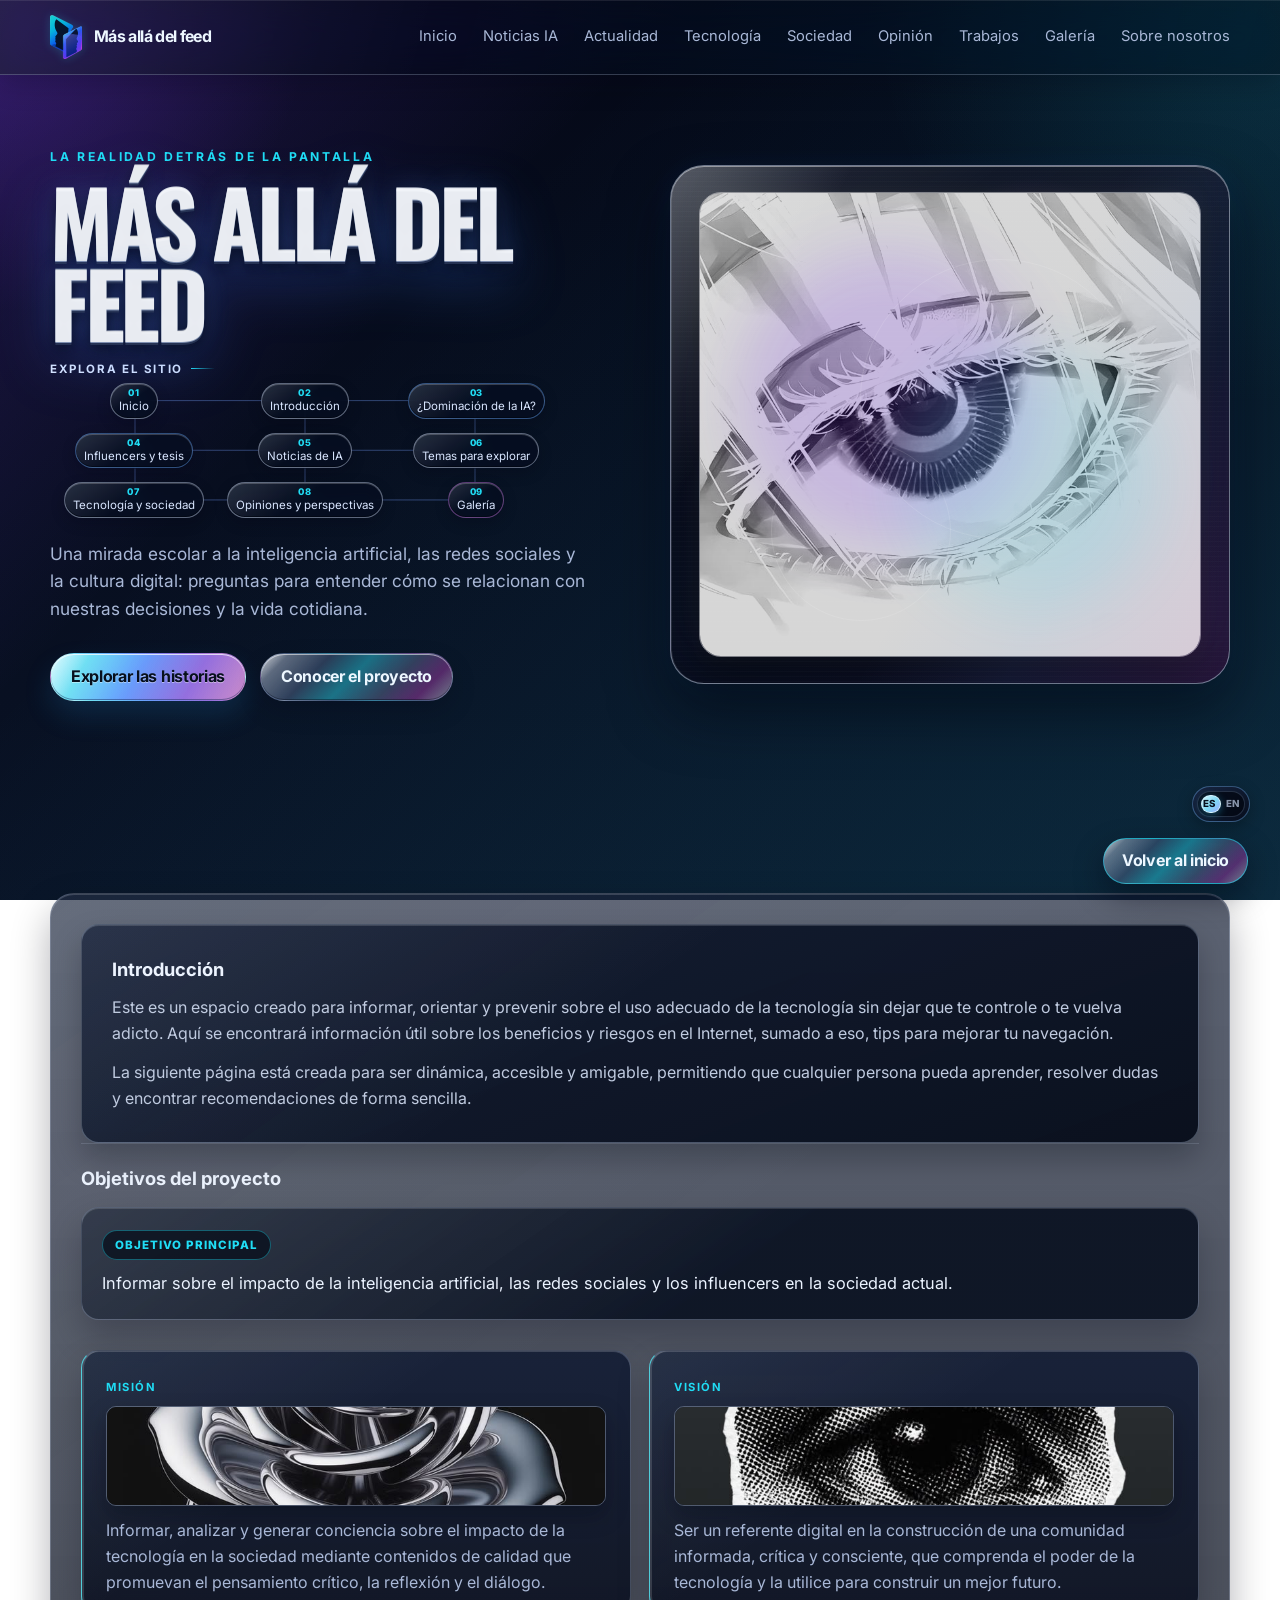
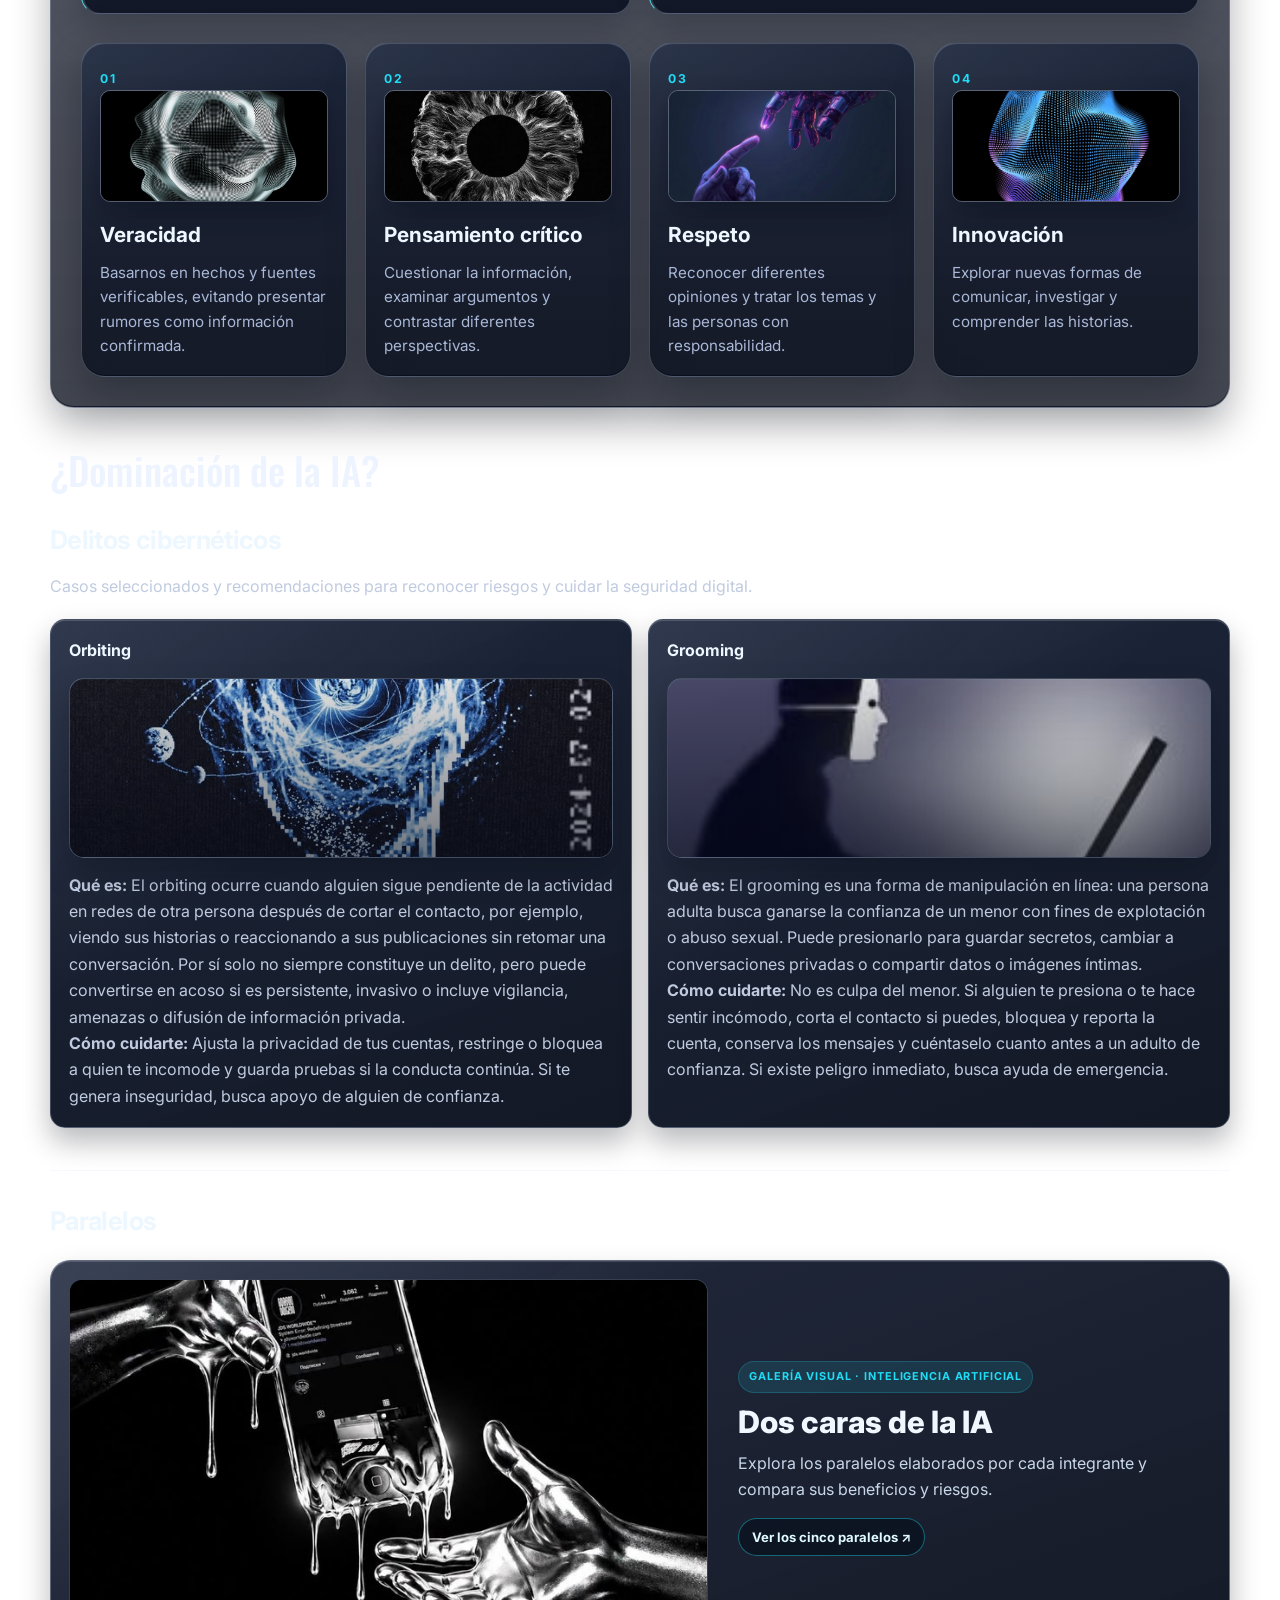
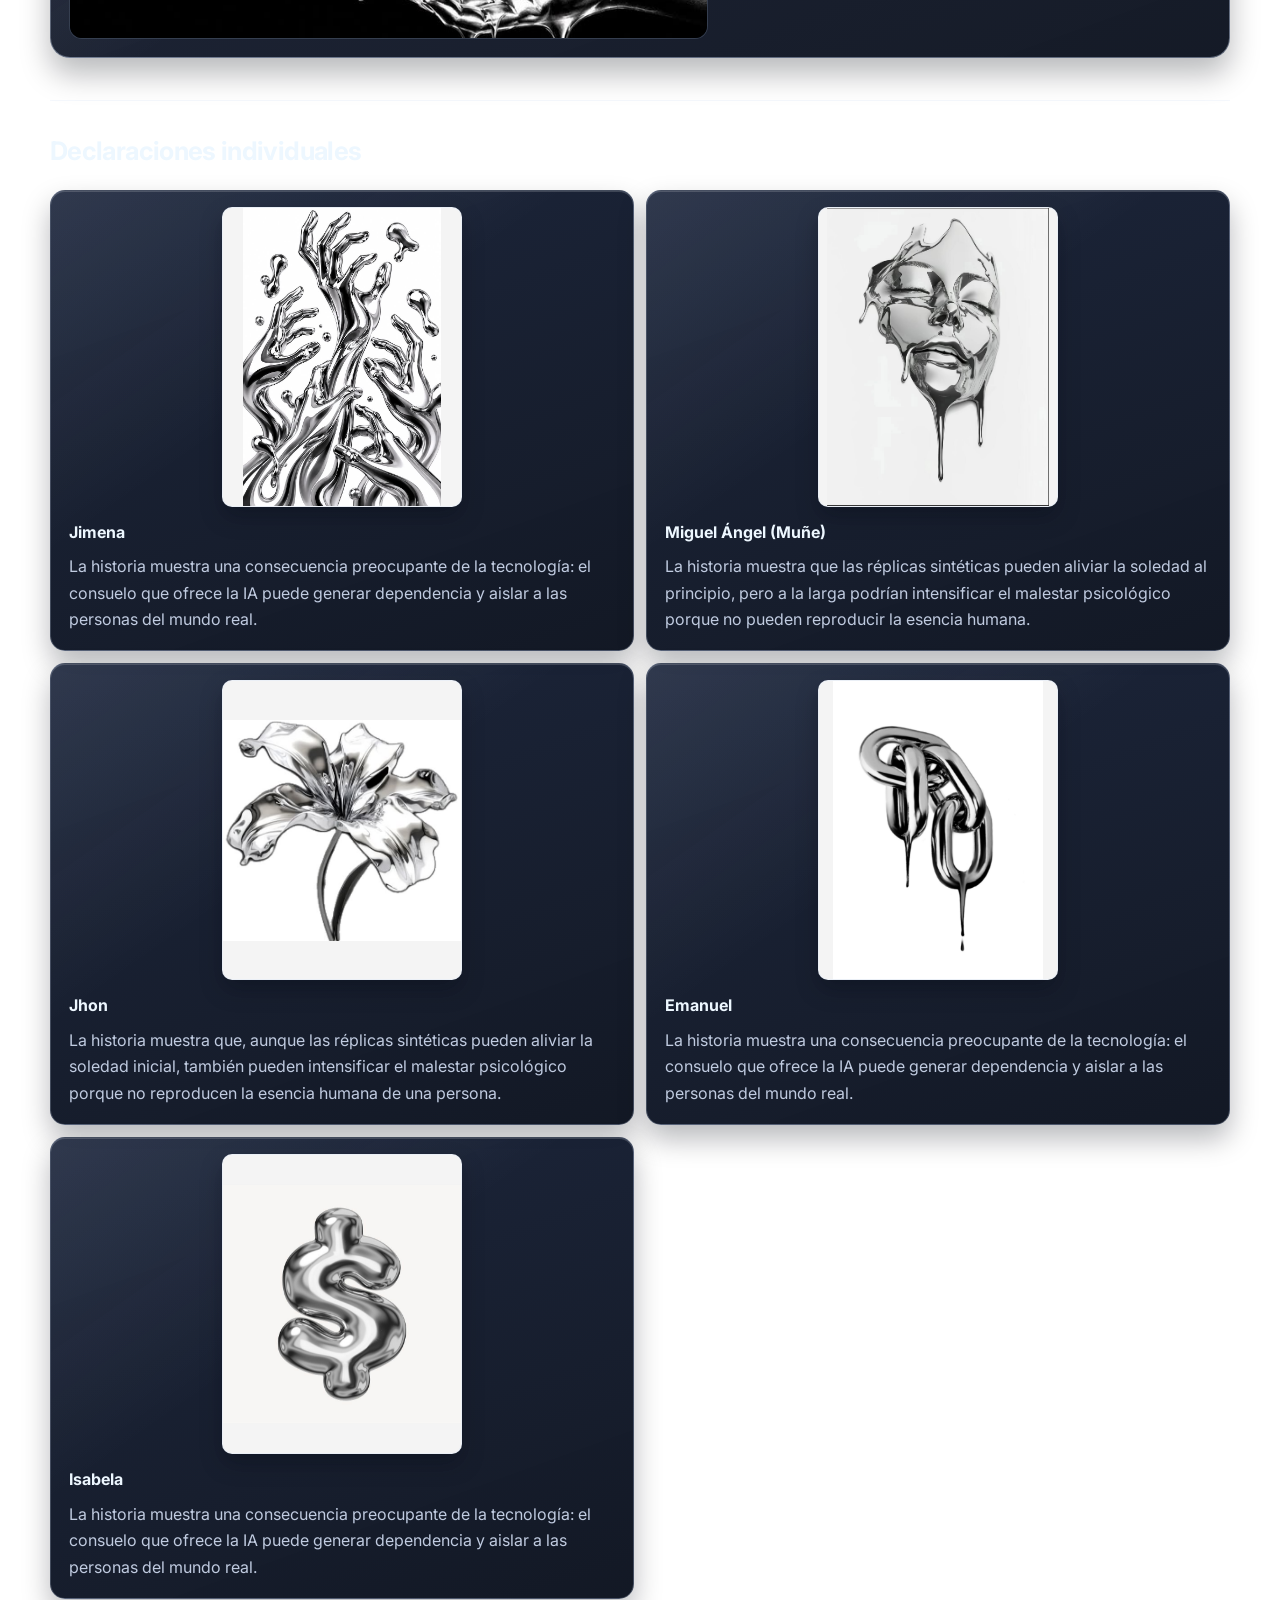
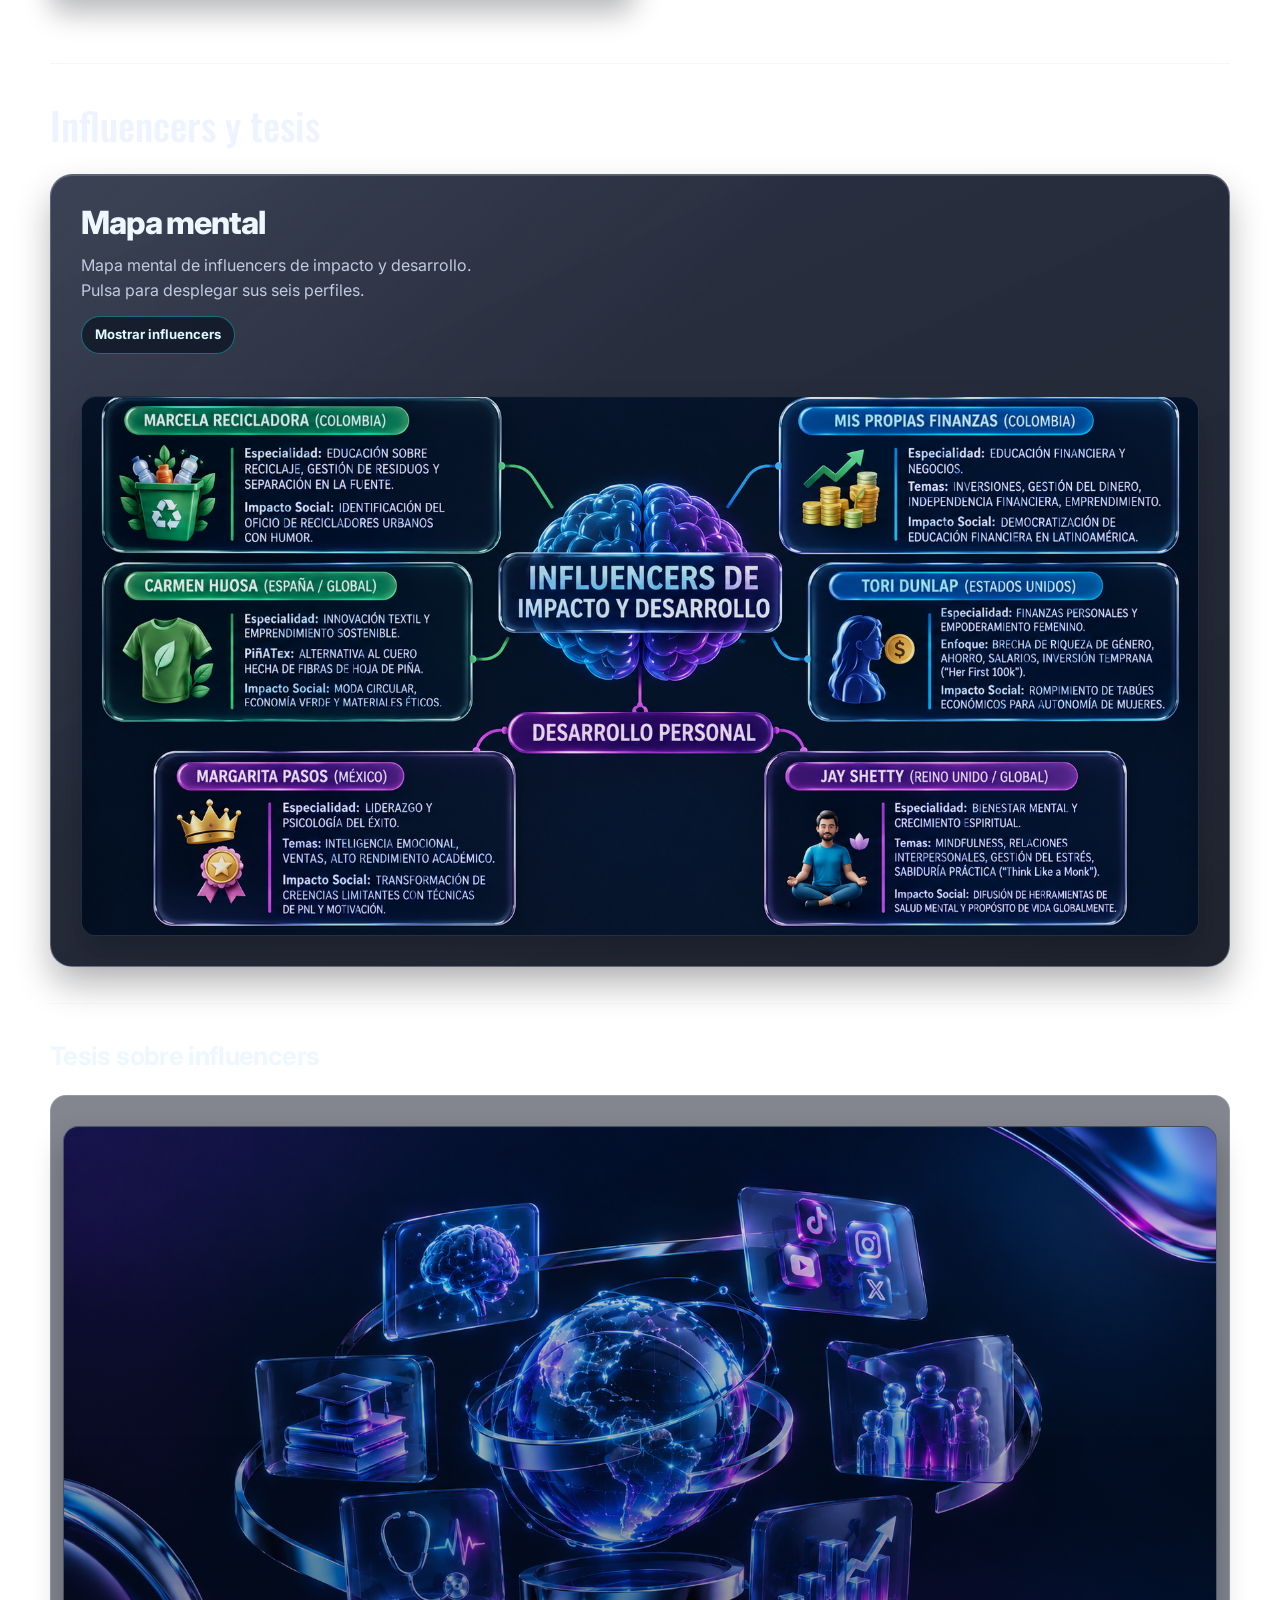
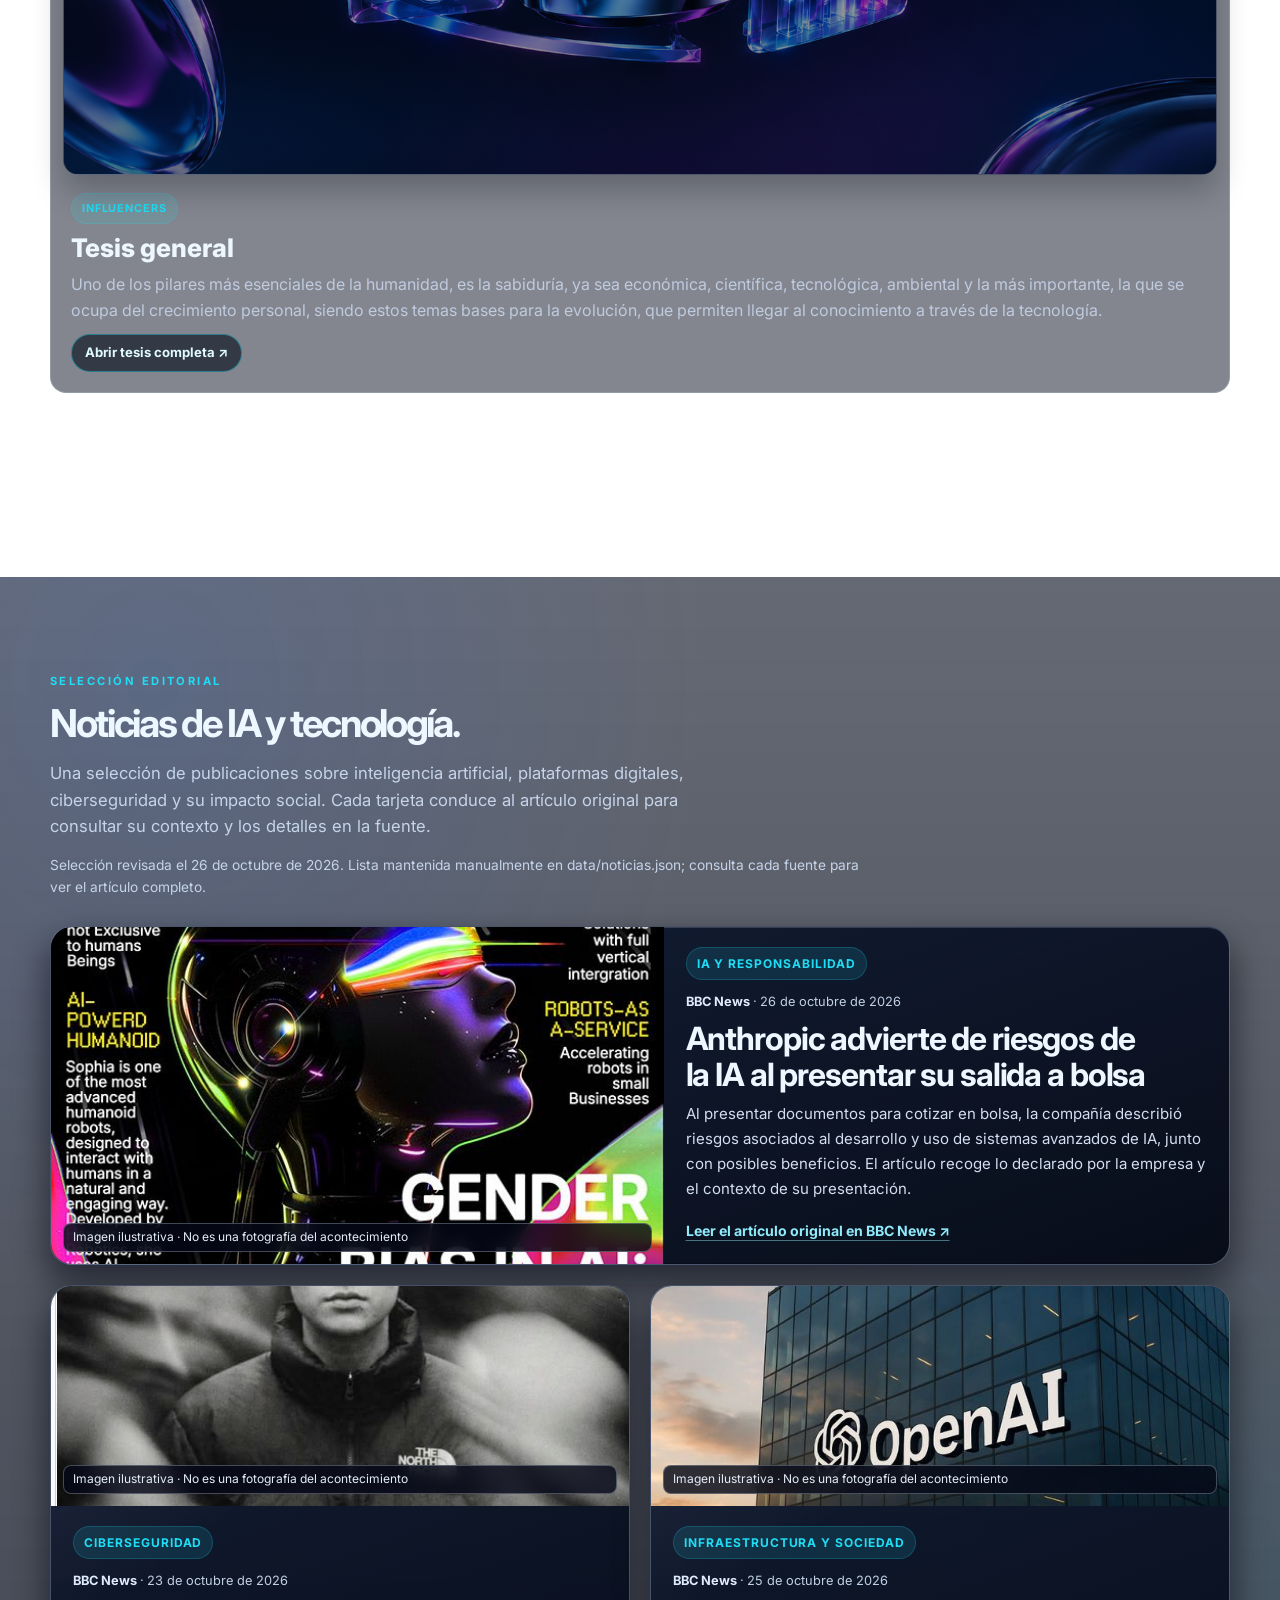
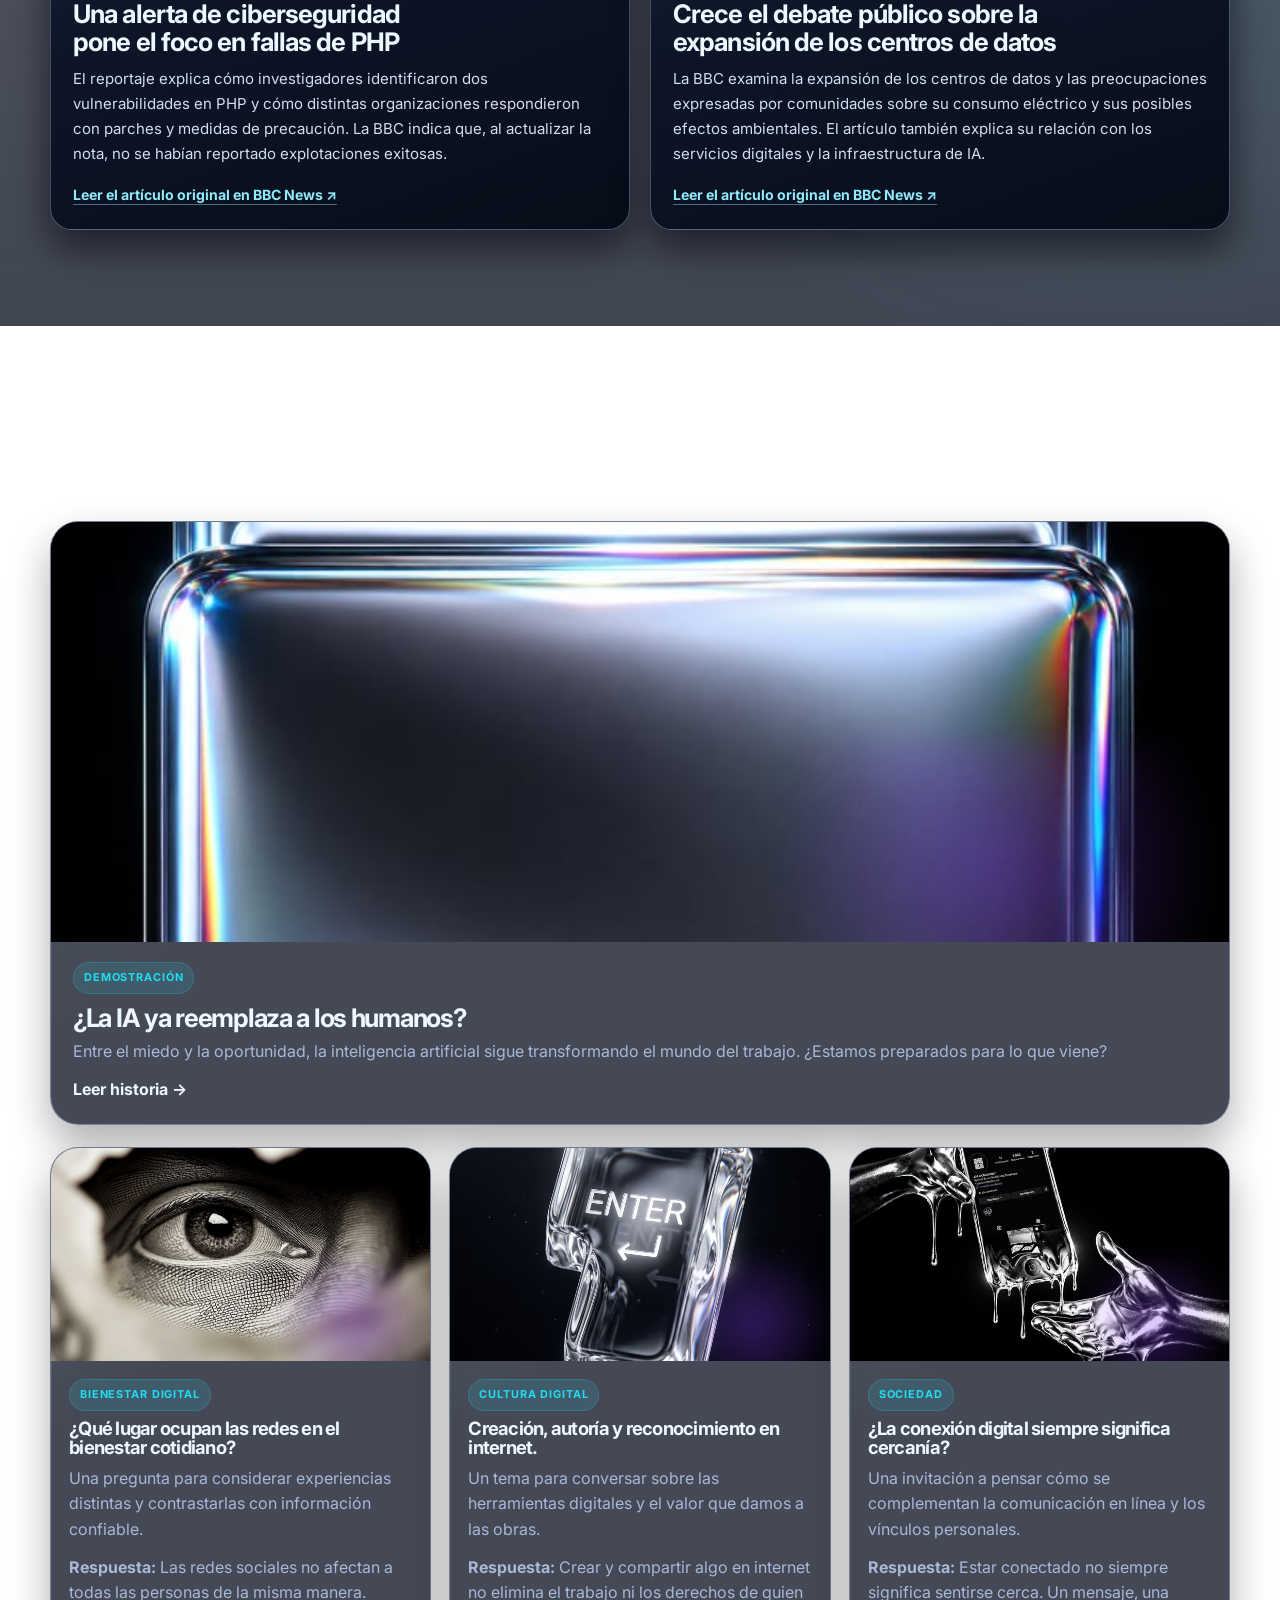
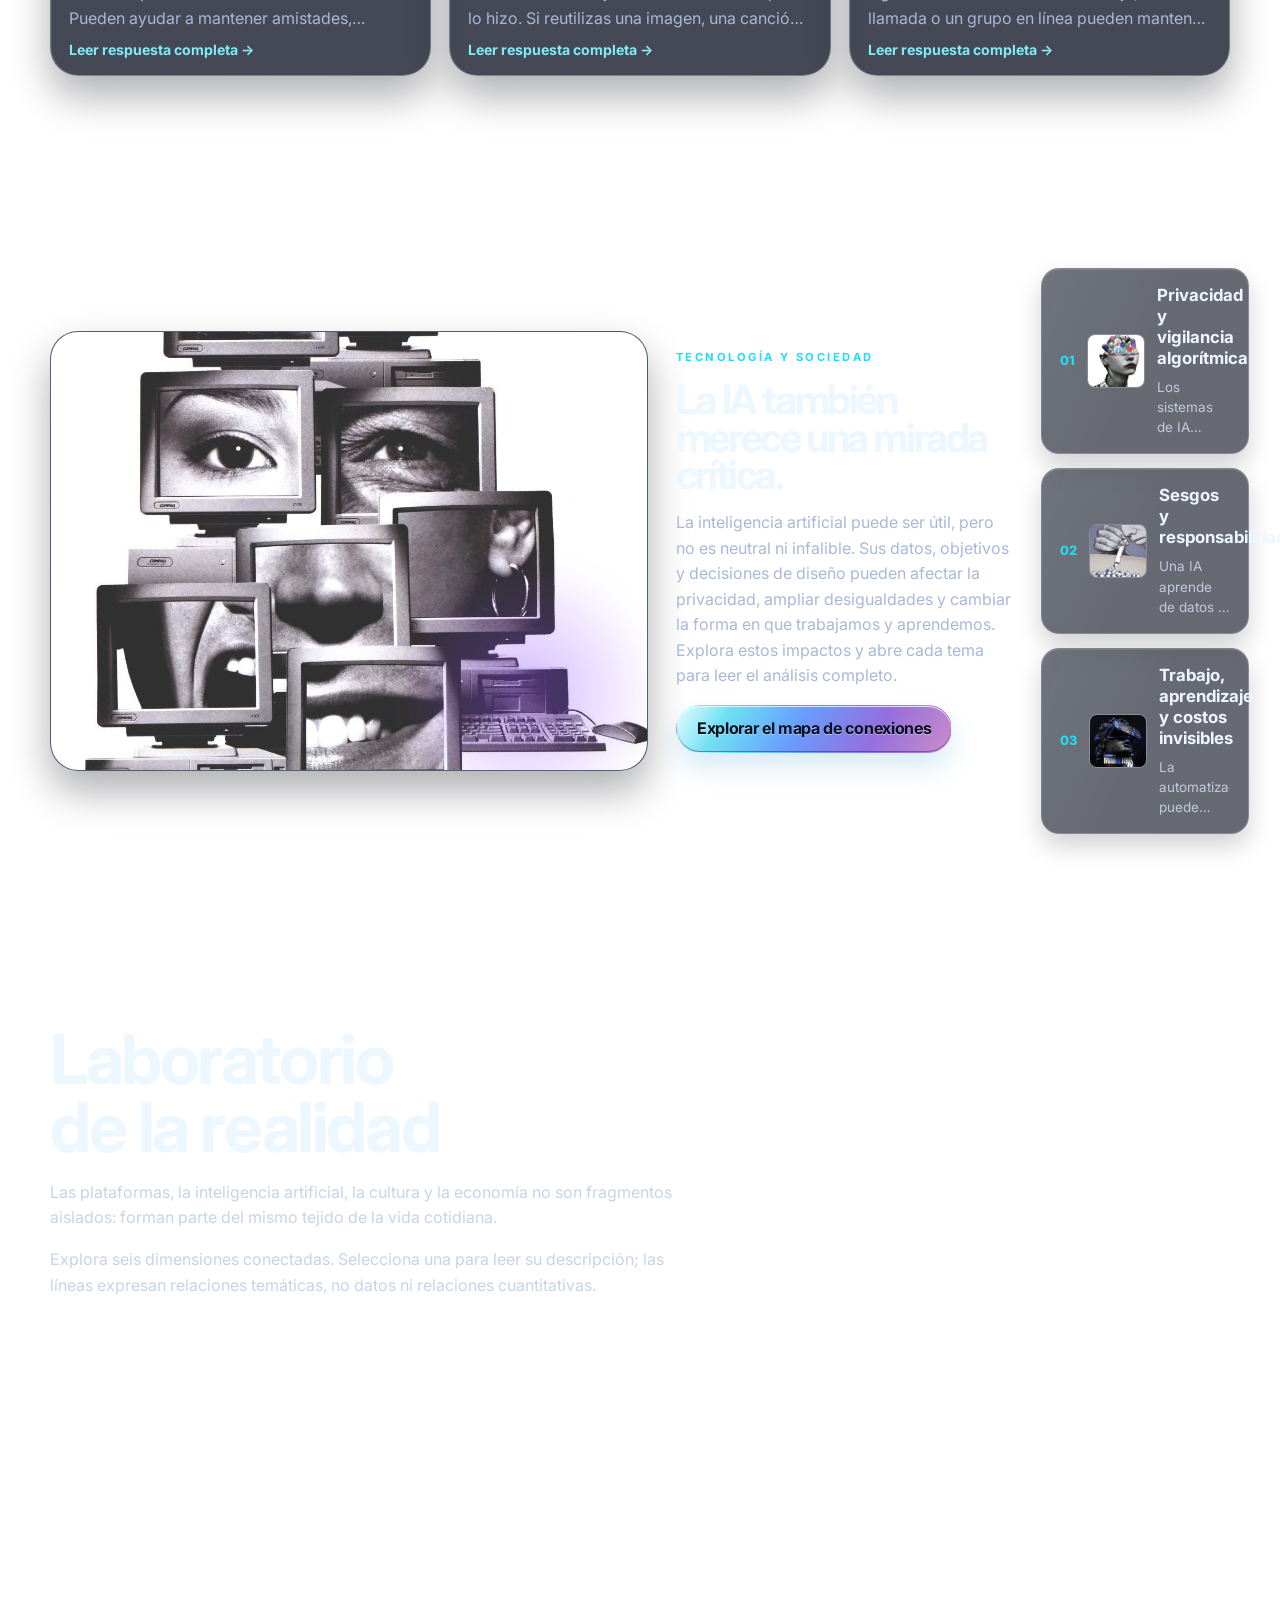
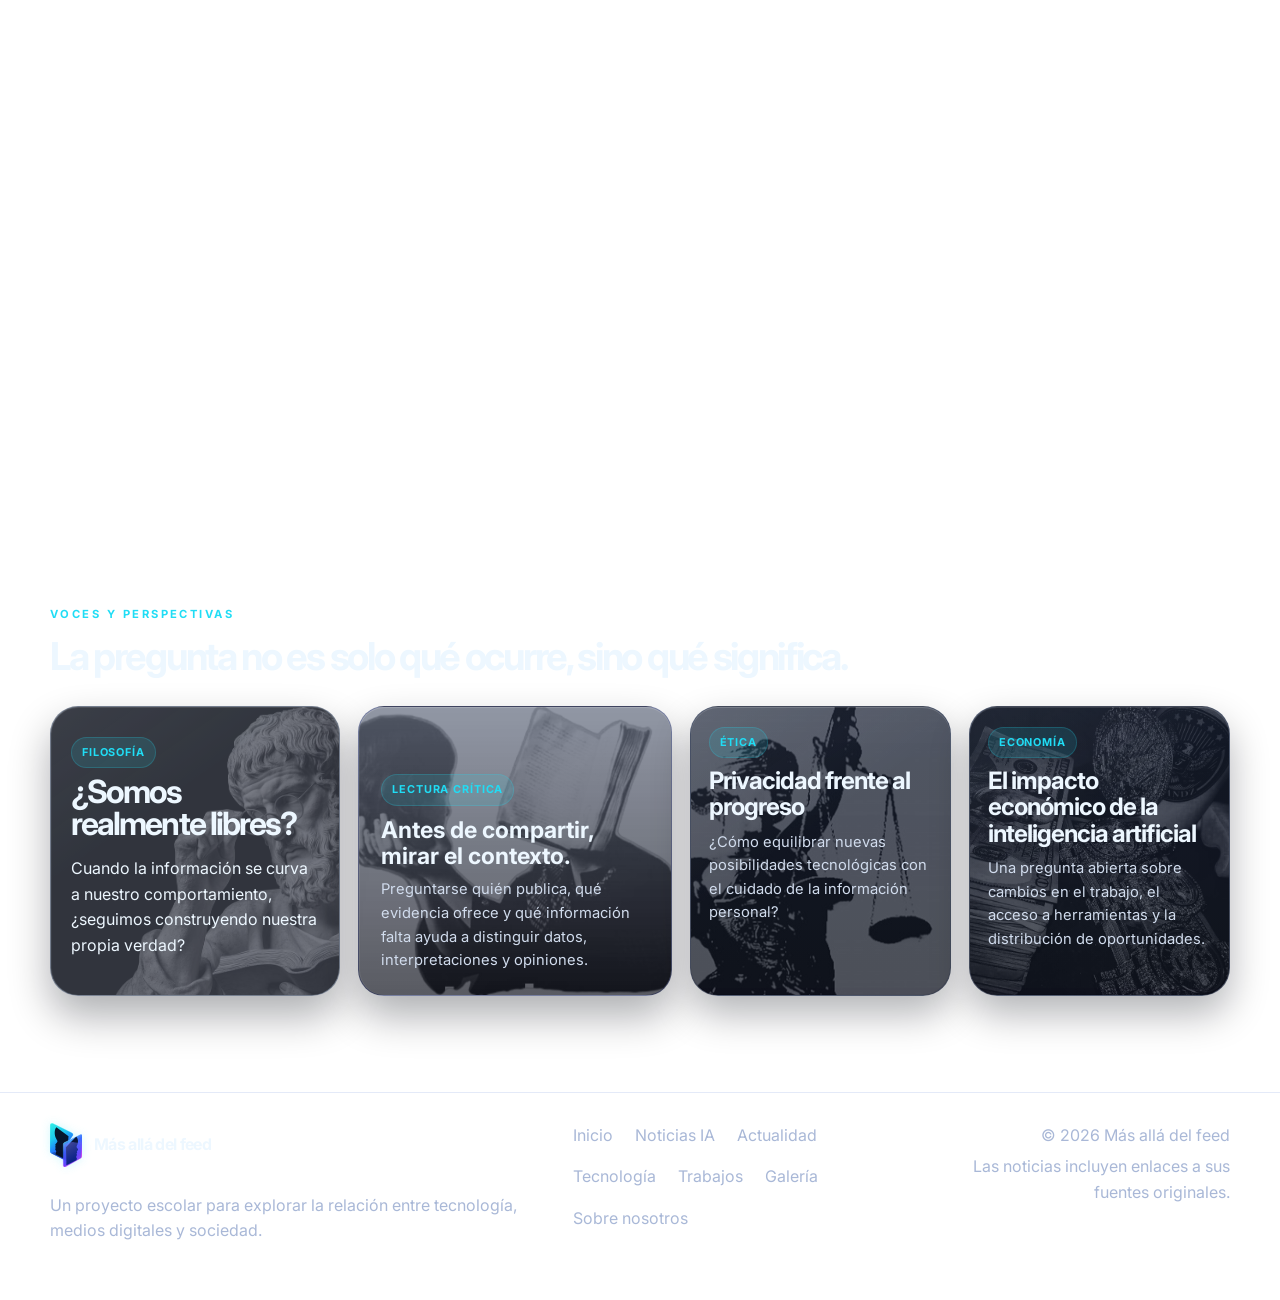
<file: index.html>
<!DOCTYPE html>
<html lang="es">
  <head>
    <meta charset="UTF-8" />
    <meta name="viewport" content="width=device-width, initial-scale=1.0" />
    <meta
      name="description"
      content="Más allá del feed explora la relación entre tecnología, medios digitales y sociedad desde una mirada crítica y editorial."
    />
    <meta name="theme-color" content="#050918" />
    <title>Más allá del feed | La realidad detrás de la pantalla</title>
    <link rel="preconnect" href="https://fonts.googleapis.com" />
    <link rel="preconnect" href="https://fonts.gstatic.com" crossorigin />
    <link
      href="https://fonts.googleapis.com/css2?family=Inter:wght@400;500;600;700;800;900&family=Oswald:wght@400;500;600;700&display=swap"
      rel="stylesheet"
    />
    <link rel="icon" href="assets/logo.svg" type="image/svg+xml" />
    <link rel="stylesheet" href="css/styles.css" />
  </head>
  <body>
    <div class="page-shell">
      <header class="site-header">
        <div class="container nav-wrap">
          <a class="brand" href="#inicio" aria-label="Ir a inicio">
            <img src="assets/logo.svg" alt="Símbolo gráfico de DosCaras.IA" />
            <span>Más allá del feed</span>
          </a>

          <button class="menu-toggle" aria-expanded="false" aria-controls="main-nav">
            <span></span>
            <span></span>
            <span></span>
            <span class="sr-only">Abrir menú</span>
          </button>

          <nav id="main-nav" class="main-nav" aria-label="Navegación principal">
            <a href="#inicio">Inicio</a>
            <a href="#noticias-ia">Noticias IA</a>
            <a href="#actualidad">Actualidad</a>
            <a href="#tecnologia">Tecnología</a>
            <a href="#sociedad">Sociedad</a>
            <a href="#opinión">Opinión</a>
            <a href="#trabajos">Trabajos</a>
            <a href="galeria.html">Galería</a>
            <a href="#sobre-nosotros">Sobre nosotros</a>
          </nav>
        </div>
      </header>

      <main>
        <section class="hero" id="inicio">
          <div class="container hero-grid">
            <div class="hero-copy" data-reveal>
              <p class="eyebrow">La realidad detrás de la pantalla</p>
              <h1 class="chrome-title" data-glitch="MÁS ALLÁ DEL FEED">MÁS ALLÁ DEL FEED</h1>
              <nav class="hero-section-map" aria-label="Explora las secciones del sitio">
                <span class="hero-map-label">EXPLORA EL SITIO <i></i></span>
                <div class="hero-map-network">
                  <svg class="hero-map-connections" viewBox="0 0 360 130" preserveAspectRatio="none" aria-hidden="true">
                    <path d="M60 17H300M60 65H300M60 113H300M60 17v96m120-96v96m120-96v96" />
                    <circle cx="60" cy="17" r="2" />
                    <circle cx="180" cy="17" r="2" />
                    <circle cx="300" cy="17" r="2" />
                    <circle cx="60" cy="65" r="2" />
                    <circle cx="180" cy="65" r="2" />
                    <circle cx="300" cy="65" r="2" />
                    <circle cx="60" cy="113" r="2" />
                    <circle cx="180" cy="113" r="2" />
                    <circle cx="300" cy="113" r="2" />
                  </svg>
                  <a class="hero-map-node node-home" href="#inicio" aria-label="Inicio: presentación de Más allá del feed">Inicio</a>
                  <a class="hero-map-node node-about" href="#sobre-nosotros" aria-label="Introducción del proyecto: propósito, misión, visión y valores">Introducción</a>
                  <a class="hero-map-node node-ai" href="#ai-domination" aria-label="Proyecto ¿Dominación de la IA?: delitos cibernéticos, paralelos y declaraciones">¿Dominación de la IA?</a>
                  <a class="hero-map-node node-influencers" href="#influencer-project" aria-label="Influencers y tesis: mapa de perfiles y textos del equipo">Influencers y tesis</a>
                  <a class="hero-map-node node-news" href="#noticias-ia" aria-label="Noticias de IA y tecnología: artículos enlazados a sus fuentes">Noticias de IA</a>
                  <a class="hero-map-node node-current" href="#actualidad" aria-label="Temas para explorar: historias y respuestas sobre la vida digital">Temas para explorar</a>
                  <a class="hero-map-node node-tech" href="#tecnologia" aria-label="Tecnología y sociedad: mapa de conexiones entre temas digitales">Tecnología y sociedad</a>
                  <a class="hero-map-node node-opinion" href="#opinión" aria-label="Opiniones y perspectivas: preguntas y análisis">Opiniones y perspectivas</a>
                  <a class="hero-map-node node-gallery" href="galeria.html" aria-label="Galería del proyecto: imágenes de sus distintas secciones">Galería</a>
                </div>
              </nav>
              <p class="lead">
                Una mirada escolar a la inteligencia artificial, las redes sociales y la cultura digital:
                preguntas para entender cómo se relacionan con nuestras decisiones y la vida cotidiana.
              </p>
              <div class="hero-actions">
                <a class="button primary" href="#actualidad">Explorar las historias</a>
                <a class="button secondary" href="#sobre-nosotros">Conocer el proyecto</a>
              </div>
            </div>

            <div class="hero-visual" data-reveal>
              <div class="visual-frame">
                <img class="hero-photo" src="assets/hero-eye-blue.jpg" alt="" />
                <div class="scene-glow glow-one"></div>
                <div class="scene-glow glow-two"></div>
                <div class="signal signal-a"></div>
                <div class="signal signal-b"></div>
                <div class="portrait-block">
                  <div class="portrait-head"></div>
                  <div class="portrait-body"></div>
                  <div class="screen-panel panel-one"></div>
                  <div class="screen-panel panel-two"></div>
                  <div class="screen-panel panel-three"></div>
                </div>
              </div>
            </div>
          </div>
        </section>

        <section class="school-work section-frame" id="trabajos">
          <div class="container">
            <section class="assignment-group institutional-group" id="grupo-institucional">
              <article class="assignment-piece project-introduction" id="sobre-nosotros">
                <h4>Introducción</h4>
                <p>
                  Este es un espacio creado para informar, orientar y prevenir sobre el uso adecuado
                  de la tecnología sin dejar que te controle o te vuelva adicto. Aquí se encontrará
                  información útil sobre los beneficios y riesgos en el Internet, sumado a eso, tips
                  para mejorar tu navegación.
                </p>
                <p>
                  La siguiente página está creada para ser dinámica, accesible y amigable, permitiendo
                  que cualquier persona pueda aprender, resolver dudas y encontrar recomendaciones
                  de forma sencilla.
                </p>
              </article>
              <article class="assignment-piece objectives-slot" id="objectives">
                <h4>Objetivos del proyecto</h4>
                <button
                  class="objective-trigger"
                  type="button"
                  data-detail
                  data-detail-title="Objetivos del proyecto"
                  aria-label="Ver objetivos del proyecto"
                  onclick="if (window.openContentDialog) window.openContentDialog(this, this);"
                >
                  <span class="objective-trigger-tag">Objetivo principal</span>
                  <span class="objective-trigger-copy">Informar sobre el impacto de la inteligencia artificial, las redes sociales y los influencers en la sociedad actual.</span>
                </button>

                <div class="objective-hidden-content" aria-hidden="true">
                  <ol>
                    <li>
                      Informar sobre el impacto de la inteligencia artificial, las redes sociales y los influencers en la sociedad actual mediante contenidos claros y educativos.
                    </li>
                    <li>
                      Fomentar el pensamiento crítico para que los visitantes puedan identificar los beneficios, riesgos y consecuencias del uso de las tecnologías digitales.
                    </li>
                    <li>
                      Promover el uso responsable de la tecnología mediante contenidos interactivos que permitan comprender mejor la realidad detrás de las pantallas.
                    </li>
                  </ol>
                </div>
              </article>
              <div class="mission-vision institutional-pillars">
                <article class="mission-box" id="mission">
                  <span class="label">Misión</span>
                  <img class="card-image" src="assets/introduccion/mision.jpg" alt="Imagen que representa la misión del proyecto." loading="lazy" />
                  <p>
                    Informar, analizar y generar conciencia sobre el impacto de la tecnología en la
                    sociedad mediante contenidos de calidad que promuevan el pensamiento crítico, la
                    reflexión y el diálogo.
                  </p>
                </article>
                <article class="mission-box" id="vision">
                  <span class="label">Visión</span>
                  <img class="card-image" src="assets/introduccion/vision.jpg" alt="Imagen que representa la visión del proyecto." loading="lazy" />
                  <p>
                    Ser un referente digital en la construcción de una comunidad informada, crítica y
                    consciente, que comprenda el poder de la tecnología y la utilice para construir un
                    mejor futuro.
                  </p>
                </article>
              </div>
              <div class="values-grid institutional-values">
                <article class="value-card">
                  <span class="value-index">01</span>
                  <img class="card-image" src="assets/introduccion/verasidad.jpg" alt="Imagen que representa el valor de la veracidad." loading="lazy" />
                  <h4>Veracidad</h4>
                  <p>Basarnos en hechos y fuentes verificables, evitando presentar rumores como información confirmada.</p>
                </article>
                <article class="value-card">
                  <span class="value-index">02</span>
                  <img class="card-image" src="assets/introduccion/pensamiento critico.jpg" alt="Imagen que representa el pensamiento crítico." loading="lazy" />
                  <h4>Pensamiento crítico</h4>
                  <p>Cuestionar la información, examinar argumentos y contrastar diferentes perspectivas.</p>
                </article>
                <article class="value-card">
                  <span class="value-index">03</span>
                  <img class="card-image" src="assets/introduccion/respeto.jpg" alt="Imagen que representa el respeto." loading="lazy" />
                  <h4>Respeto</h4>
                  <p>Reconocer diferentes opiniones y tratar los temas y las personas con responsabilidad.</p>
                </article>
                <article class="value-card">
                  <span class="value-index">04</span>
                  <img class="card-image" src="assets/introduccion/innovacion.jpg" alt="Imagen que representa la innovación." loading="lazy" />
                  <h4>Innovación</h4>
                  <p>Explorar nuevas formas de comunicar, investigar y comprender las historias.</p>
                </article>
              </div>
            </section>

            <section class="assignment-block" id="ai-domination" aria-labelledby="ai-project-title">
              <div class="assignment-heading">
                <h3 id="ai-project-title">¿Dominación de la IA?</h3>
              </div>

              <div class="assignment-content">
                <section class="assignment-piece assignment-cluster" id="cybercrimes">
                  <h4>Delitos cibernéticos</h4>
                  <p>Casos seleccionados y recomendaciones para reconocer riesgos y cuidar la seguridad digital.</p>
                  <div class="cybercrime-grid">
                    <article class="cybercrime-slot">
                      <h5>Orbiting</h5>
                      <div class="assignment-canvas">
                        <img src="assets/delitos ciberneticos/orbiting.jpg" alt="Ilustración digital de una cabeza rodeada por elementos en órbita." loading="lazy" />
                      </div>
                      <p><strong>Qué es:</strong> El orbiting ocurre cuando alguien sigue pendiente de la actividad en redes de otra persona después de cortar el contacto, por ejemplo, viendo sus historias o reaccionando a sus publicaciones sin retomar una conversación. Por sí solo no siempre constituye un delito, pero puede convertirse en acoso si es persistente, invasivo o incluye vigilancia, amenazas o difusión de información privada.</p>
                      <p><strong>Cómo cuidarte:</strong> Ajusta la privacidad de tus cuentas, restringe o bloquea a quien te incomode y guarda pruebas si la conducta continúa. Si te genera inseguridad, busca apoyo de alguien de confianza.</p>
                    </article>
                    <article class="cybercrime-slot">
                      <h5>Grooming</h5>
                      <div class="assignment-canvas">
                        <img src="assets/delitos ciberneticos/grooming.jpg" alt="Silueta de una persona frente a una computadora." loading="lazy" />
                      </div>
                      <p><strong>Qué es:</strong> El grooming es una forma de manipulación en línea: una persona adulta busca ganarse la confianza de un menor con fines de explotación o abuso sexual. Puede presionarlo para guardar secretos, cambiar a conversaciones privadas o compartir datos o imágenes íntimas.</p>
                      <p><strong>Cómo cuidarte:</strong> No es culpa del menor. Si alguien te presiona o te hace sentir incómodo, corta el contacto si puedes, bloquea y reporta la cuenta, conserva los mensajes y cuéntaselo cuanto antes a un adulto de confianza. Si existe peligro inmediato, busca ayuda de emergencia.</p>
                    </article>
                  </div>
                </section>

                <section class="assignment-piece assignment-cluster" id="parallel">
                  <h4>Paralelos</h4>
                  <a
                    class="parallel-gallery-entry"
                    href="paralelos.html"
                    target="_blank"
                    rel="noopener noreferrer"
                    aria-label="Ver la galería visual de paralelos sobre inteligencia artificial en una pestaña nueva"
                  >
                    <span class="parallel-gallery-entry__image">
                      <img src="assets/temas para explorar/historia4.jpg" alt="Manos metálicas sosteniendo un teléfono con una red social." loading="lazy" />
                    </span>
                    <span class="parallel-gallery-entry__copy">
                      <span class="meta-tag">Galería visual · Inteligencia artificial</span>
                      <span class="parallel-gallery-entry__title" role="heading" aria-level="5">Dos caras de la IA</span>
                      <span>Explora los paralelos elaborados por cada integrante y compara sus beneficios y riesgos.</span>
                      <span class="mind-map-disclosure-action">Ver los cinco paralelos ↗</span>
                    </span>
                  </a>
                </section>

                <div class="assignment-piece thesis-section" id="statements">
                  <h4>Declaraciones individuales</h4>
                  <div class="thesis-list">
                    <article class="thesis-slot" id="tesis-integrante-1" data-detail>
                      <img class="card-image" src="assets/declarasiones individuales/declaracion1.jpg" alt="Imagen correspondiente a la declaración individual de Jimena." loading="lazy" />
                      <h5>Jimena</h5>
                      <p>The story reveals a dark consequence of technology: AI-driven comfort can create unhealthy dependence and isolate users from the real world.</p>
                      <p>On the one hand, AI can make people feel less lonely by offering emotional support. It is available at any time, can listen when someone feels sad or needs someone to talk to, and can help people solve problems, research different topics, and consider possible solutions.</p>
                      <p>On the other hand, relying on AI for emotional support can create unhealthy dependence and distance people from the real world. Someone may become so dependent on AI that they struggle to think for themselves or understand the limits of its advice. They may also choose to talk to AI instead of building real relationships with friends and family.</p>
                      <p>The short film shows this risk through a girl grieving her husband’s death. To fill the emptiness, she buys a robot identical to him. We should learn to cope with losing someone, but not by isolating ourselves or replacing human relationships with AI. Healing takes time, and connecting with other people matters even when the process is slow.</p>
                      <p>In conclusion, AI can provide companionship and support, but people should not depend on it too much. Real human relationships remain important.</p>
                    </article>
                    <article class="thesis-slot" id="tesis-integrante-2" data-detail>
                      <img class="card-image" src="assets/declarasiones individuales/declaracion2.jpg" alt="Imagen correspondiente a la declaración individual de Miguel Ángel." loading="lazy" />
                      <h5>Miguel Ángel (Muñe)</h5>
                      <p>The story demonstrates that synthetic replicas can ease loneliness at first, but may ultimately deepen psychological distress because they cannot capture genuine human essence.</p>
                      <p>Technology has advanced significantly, and AI can offer personalized suggestions to people coping with loss. It may provide temporary comfort and ideas for approaching difficult problems.</p>
                      <p>Someone grieving may turn to an AI replica because they miss a person and want companionship. However, an AI response cannot provide the genuine understanding and connection of another human being.</p>
                      <p>Furthermore, when a person recognizes that this companionship is not real, they may feel even lonelier or sadder. Depending on a replica may also keep them from seeking support from friends and family.</p>
                      <p>In conclusion, synthetic replicas may relieve loneliness for a while, but they cannot replace human relationships. Relying on them too much can eventually increase emotional distress.</p>
                    </article>
                    <article class="thesis-slot" id="tesis-integrante-3" data-detail>
                      <img class="card-image" src="assets/declarasiones individuales/declaracion3.jpg" alt="Imagen correspondiente a la declaración individual de Jhon." loading="lazy" />
                      <h5>Jhon</h5>
                      <p>The story demonstrates that although synthetic replicas can ease initial loneliness, they may deepen psychological distress because they cannot capture a person's genuine human essence.</p>
                      <p>On the one hand, a replica may give someone the feeling of seeing or speaking with a person who has died. For a family grieving a loss, this service could offer temporary comfort and help them revisit memories. However, that comfort may feel unsettling and cannot replace real support.</p>
                      <p>Moreover, synthetic replicas can preserve memories, knowledge, and experiences. Families may use them to learn more about a loved one's life and remember important stories.</p>
                      <p>On the other hand, replicas may harm a family's emotional well-being if someone cannot accept the death and chooses the replica instead of continuing to build relationships and take part in daily life.</p>
                      <p>Furthermore, relying on a replica to avoid painful emotions may affect how people understand and process grief as a natural part of life. People need time and support to cope with loss, not technology that keeps them from facing it.</p>
                      <p>In conclusion, synthetic replicas may preserve memories and ease the initial pain of loss, but they also carry serious emotional risks. They can provide temporary comfort, yet they cannot replace human connection and may interfere with grieving if people become dependent on them.</p>
                    </article>
                    <article class="thesis-slot" id="tesis-integrante-4" data-detail>
                      <img class="card-image" src="assets/declarasiones individuales/declaracion4.jpg" alt="Imagen correspondiente a la declaración individual de Emanuel." loading="lazy" />
                      <h5>Emanuel</h5>
                      <p>The story reveals a dark consequence of technology: AI-driven comfort can create unhealthy dependence and isolate users from the real world.</p>
                      <p>On the one hand, technology plays an important role in many areas of life, including work and medicine. It can streamline processes, support research, and help people solve complex problems more quickly.</p>
                      <p>For example, AI tools can assist healthcare research by helping scientists develop treatments and identify diseases sooner. They can also boost daily productivity when used thoughtfully.</p>
                      <p>On the other hand, excessive automation can make people dependent on technology for too many tasks. If we rely on AI instead of thinking through our actions, we may weaken our ability to reason independently.</p>
                      <p>Furthermore, AI cannot replace a real person. It may imitate communication, but it cannot truly reproduce human emotions or the way people experience feelings.</p>
                      <p>In conclusion, technology and AI can be useful tools in everyday life, but they must be used responsibly. Misuse and overdependence can affect many areas of life, so people should stay prepared, think critically, and continue using their own judgment.</p>
                    </article>
                    <article class="thesis-slot" id="tesis-integrante-5" data-detail>
                      <img class="card-image" src="assets/declarasiones individuales/declaracion5.jpg" alt="Imagen correspondiente a la declaración individual de Isabela." loading="lazy" />
                      <h5>Isabela</h5>
                      <p>The story reveals a dark consequence of technology: AI-driven comfort can create unhealthy dependence and isolate users from the real world.</p>
                      <p>On the one hand, AI companions can offer company and comfort to people who feel lonely, including older adults or people with disabilities who lack regular support. Some may also use replicas to remember deceased loved ones or talk about their grief.</p>
                      <p>These tools may help users feel supported and encourage personal reflection. However, they should not be treated as a cure or replace support from trusted people or qualified professionals.</p>
                      <p>On the other hand, AI may create an idealized dream world. If someone uses chatbots or smart devices to escape difficulties, they may rely on technology for too much of life instead of facing problems and seeking human connection.</p>
                      <p>Furthermore, these systems can be misused for fraud. Stolen images or copied voices may let scammers impersonate friends or family and target vulnerable people.</p>
                      <p>In conclusion, AI companionship may provide temporary comfort, but overuse can lead to dependency and emotional difficulties. It should support people's lives, not control their choices or replace genuine relationships.</p>
                    </article>
                  </div>
                </div>
              </div>
            </section>

            <section class="assignment-block" id="influencer-project" aria-labelledby="influencer-project-title">
              <div class="assignment-heading">
                <h3 id="influencer-project-title">Influencers y tesis</h3>
              </div>

              <div class="assignment-content">
                <button
                  class="mind-map-disclosure"
                  id="mind-map"
                  type="button"
                  aria-expanded="false"
                  aria-controls="influencers"
                >
                  <span class="mind-map-disclosure-copy">
                    <span class="mind-map-disclosure-title">Mapa mental</span>
                    <span class="mind-map-disclosure-description">Mapa mental de influencers de impacto y desarrollo. Pulsa para desplegar sus seis perfiles.</span>
                    <span class="mind-map-disclosure-action" data-disclosure-label>Mostrar influencers</span>
                  </span>
                  <span class="assignment-canvas mind-map-disclosure-visual" aria-hidden="true">
                    <img
                      src="assets/images/Infografía de Influencers con Impacto.png"
                      alt="Mapa mental de influencers con impacto y desarrollo personal."
                      loading="lazy"
                    />
                  </span>
                </button>

                <section class="influencer-work-entry" id="influencers" aria-labelledby="influencer-map-title" hidden>
                  <div class="section-head">
                    <h4 id="influencer-map-title">Influencers</h4>
                    <p>Seis perfiles organizados por los temas del mapa mental.</p>
                  </div>
                  <div class="category-stack">
                    <section class="profile-category green" aria-labelledby="sustainability-title">
                      <div class="category-heading">
                        <span class="category-icon" aria-hidden="true">
                          <svg viewBox="0 0 24 24" focusable="false"><path d="M13.9 2.5c-2.8 1.7-4.4 4.5-4.5 7.4-.1 2.5 1.1 4.8 3.9 6.8l.4.3c.8.6 1.4 1.5 1.5 2.5.2 1.4-.8 2.9-2.1 3.2-.8.2-1.6 0-2.1-.6-.4-.5-.5-1.3-.4-2.2l.2-1.1c.1-.8-.4-1.5-1.2-1.6-.9-.1-1.6.7-1.6 1.6 0 1.3.5 2.6 1.5 3.5 1.3 1.2 3.5 1.5 5.2.7 1.6-.7 2.7-2.3 2.8-4.1.1-2.1-1.1-3.8-2.8-5.2-.5-.4-.9-.9-1.1-1.5-.4-1.1-.6-2.1-.6-3.3 0-1 .4-1.7 1.2-2.2l.1-.1Zm-1.4 9.3a2.1 2.1 0 1 1 0 4.2 2.1 2.1 0 0 1 0-4.2Z"/></svg>
                        </span>
                        <h5 id="sustainability-title">Sostenibilidad y medioambiente</h5>
                      </div>
                      <div class="profile-grid">
                        <article class="profile-card profile-card-green">
                          <div class="profile-visual"><img src="assets/influencers/Marce, la Recicladora.jpg" alt="Retrato de Marce, la Recicladora." loading="lazy" /></div>
                          <div class="profile-content">
                            <div class="profile-header"><span class="profile-tag">Educación ambiental</span><h5>Marce, la Recicladora</h5></div>
                            <p>Creadora de contenido y educadora ambiental que acerca el reciclaje y la gestión responsable de residuos a la vida cotidiana.</p>
                            <ul>
                              <li><strong>Especialidad:</strong> reciclaje y divulgación ambiental.</li>
                              <li><strong>Aporte:</strong> ayuda a visibilizar el trabajo de reciclaje y promueve una participación más consciente.</li>
                            </ul>
                            <div class="profile-links">
                              <a href="https://www.instagram.com/marcelarecicladora/" target="_blank" rel="noreferrer noopener">Instagram</a>
                              <a href="https://www.youtube.com/c/MarceLaRecicladora" target="_blank" rel="noreferrer noopener">YouTube</a>
                            </div>
                          </div>
                        </article>
                        <article class="profile-card profile-card-green">
                          <div class="profile-visual"><img src="assets/influencers/carmen_hijosa4.jpg" alt="Retrato de Carmen Hijosa." loading="lazy" /></div>
                          <div class="profile-content">
                            <div class="profile-header"><span class="profile-tag">Innovación textil</span><h5>Carmen Hijosa</h5></div>
                            <p>Diseñadora y emprendedora vinculada con la innovación textil y Piñatex, un material desarrollado por Ananas Anam a partir de fibra de hoja de piña.</p>
                            <ul>
                              <li><strong>Especialidad:</strong> diseño e innovación de materiales textiles.</li>
                              <li><strong>Aporte:</strong> impulsa la exploración de alternativas materiales en la industria textil.</li>
                            </ul>
                            <div class="profile-links"><a href="https://www.ananas-anam.com/" target="_blank" rel="noreferrer noopener">Ananas Anam · Piñatex</a></div>
                          </div>
                        </article>
                      </div>
                    </section>

                    <section class="profile-category orange" aria-labelledby="personal-growth-title">
                      <div class="category-heading">
                        <span class="category-icon" aria-hidden="true">
                          <svg viewBox="0 0 24 24" focusable="false"><path d="M12 2.7a1.1 1.1 0 0 1 1.1 1.1v5.6l3.7 2.1c.9.5 1.2 1.7.7 2.6-.5.9-1.7 1.2-2.6.7L12 12.2l-3.9 2.1c-.9.5-2.1.2-2.6-.7s-.2-2.1.7-2.6l3.7-2.1V3.8A1.1 1.1 0 0 1 12 2.7Zm0 15.3a1.5 1.5 0 1 1-1.5 1.5 1.5 1.5 0 0 1 1.5-1.5Zm7.3-6.2a1.3 1.3 0 0 1 1.9 0 1.3 1.3 0 0 1 0 1.9l-1.3 1.3a1.3 1.3 0 0 1-1.9-1.9l1.3-1.3ZM4.7 11.8a1.3 1.3 0 0 1 0 1.9L3.4 15a1.3 1.3 0 1 1-1.9-1.9l1.3-1.3a1.3 1.3 0 0 1 1.9 0Z"/></svg>
                        </span>
                        <h5 id="personal-growth-title">Crecimiento personal</h5>
                      </div>
                      <div class="profile-grid">
                        <article class="profile-card profile-card-orange">
                          <div class="profile-visual"><img src="assets/influencers/Margarita Pasos.jpg" alt="Retrato de Margarita Pasos." loading="lazy" /></div>
                          <div class="profile-content">
                            <div class="profile-header"><span class="profile-tag">Desarrollo personal</span><h5>Margarita Pasos</h5></div>
                            <p>Creadora y comunicadora que comparte contenidos de crecimiento personal y herramientas prácticas para la vida cotidiana.</p>
                            <ul>
                              <li><strong>Temas:</strong> hábitos, motivación y desarrollo personal.</li>
                              <li><strong>Aporte:</strong> invita a la reflexión y al aprendizaje personal sin que sus consejos sustituyan orientación profesional.</li>
                            </ul>
                            <p class="profile-source-note">Redes oficiales: pendientes de verificar.</p>
                          </div>
                        </article>
                        <article class="profile-card profile-card-orange">
                          <div class="profile-visual"><img src="assets/influencers/Jay Shetty.jpg" alt="Retrato de Jay Shetty." loading="lazy" /></div>
                          <div class="profile-content">
                            <div class="profile-header"><span class="profile-tag">Bienestar y propósito</span><h5>Jay Shetty</h5></div>
                            <p>Autor, presentador del pódcast On Purpose y creador de contenidos sobre relaciones, propósito y bienestar.</p>
                            <ul>
                              <li><strong>Temas:</strong> relaciones, mindfulness y propósito.</li>
                              <li><strong>Aporte:</strong> presenta conversaciones y herramientas para la reflexión personal; sus contenidos no sustituyen orientación profesional.</li>
                            </ul>
                            <div class="profile-links"><a href="https://www.jayshetty.me/" target="_blank" rel="noreferrer noopener">Sitio oficial</a></div>
                          </div>
                        </article>
                      </div>
                    </section>

                    <section class="profile-category blue" aria-labelledby="finance-title">
                      <div class="category-heading">
                        <span class="category-icon" aria-hidden="true">
                          <svg viewBox="0 0 24 24" focusable="false"><path d="M18.5 13.2a3.5 3.5 0 0 0-3.5 3.5v.8H9v-.8A3.5 3.5 0 0 0 5.5 13.2a3.5 3.5 0 0 0-3.5 3.5v2.6a.9.9 0 0 0 .9.9h18.2a.9.9 0 0 0 .9-.9v-2.6a3.5 3.5 0 0 0-3.5-3.5ZM7 7.5A5 5 0 1 1 17 7.5 5 5 0 0 1 7 7.5Z"/></svg>
                        </span>
                        <h5 id="finance-title">Finanzas y educación financiera</h5>
                      </div>
                      <div class="profile-grid">
                        <article class="profile-card profile-card-blue">
                          <div class="profile-visual"><img src="assets/influencers/ANdres garza.jpg" alt="Retrato de Andrés Garza." loading="lazy" /></div>
                          <div class="profile-content">
                            <div class="profile-header"><span class="profile-tag">Educación financiera</span><h5>Andrés Garza</h5></div>
                            <p>Creador de contenido que comparte conocimientos financieros y explica conceptos de ahorro e inversión.</p>
                            <ul>
                              <li><strong>Temas:</strong> ahorro e inversión.</li>
                              <li><strong>Aporte:</strong> acerca conocimientos financieros para ayudar a tomar decisiones económicas informadas.</li>
                            </ul>
                            <div class="profile-links">
                              <a href="https://www.instagram.com/andresgarzam/" target="_blank" rel="noreferrer noopener">Instagram</a>
                              <a href="https://www.youtube.com/@andresgarzam" target="_blank" rel="noreferrer noopener">YouTube</a>
                            </div>
                          </div>
                        </article>
                        <article class="profile-card profile-card-blue">
                          <div class="profile-visual"><img src="assets/influencers/Tori Dunlap.jpg" alt="Retrato de Tori Dunlap." loading="lazy" /></div>
                          <div class="profile-content">
                            <div class="profile-header"><span class="profile-tag">Finanzas personales</span><h5>Tori Dunlap</h5></div>
                            <p>Fundadora de Her First $100K, un proyecto de educación financiera para ayudar a mujeres a desarrollar su autonomía económica.</p>
                            <ul>
                              <li><strong>Temas:</strong> presupuesto, deuda, negociación salarial e inversión.</li>
                              <li><strong>Aporte:</strong> facilita recursos para fortalecer la confianza y la autonomía en decisiones financieras.</li>
                            </ul>
                            <div class="profile-links"><a href="https://herfirst100k.com/" target="_blank" rel="noreferrer noopener">Her First $100K</a></div>
                          </div>
                        </article>
                      </div>
                    </section>
                  </div>
                </section>

                <section class="texts-assignment" id="texts">
                  <h4>Tesis sobre influencers</h4>
                  <a
                    class="introduction-slot influencer-general-thesis"
                    id="general-thesis-trigger"
                    href="tesis-influencers.html"
                    target="_blank"
                    rel="noopener noreferrer"
                    aria-label="Abrir todas las tesis en una pestaña nueva"
                  >
                    <span class="influencer-general-thesis__image assignment-canvas">
                      <img src="assets/images/Ecosistema digital futurista en conexión.png" alt="Ecosistema digital conectado con inteligencia artificial, redes sociales, educación, salud y crecimiento económico." loading="lazy" />
                    </span>
                    <span class="influencer-general-thesis__copy">
                      <span class="meta-tag">Influencers</span>
                      <span class="influencer-general-thesis__title" role="heading" aria-level="3">Tesis general</span>
                      <span class="influencer-general-thesis__description">Uno de los pilares más esenciales de la humanidad, es la sabiduría, ya sea económica, científica, tecnológica, ambiental y la más importante, la que se ocupa del crecimiento personal, siendo estos temas bases para la evolución, que permiten llegar al conocimiento a través de la tecnología.</span>
                      <span class="mind-map-disclosure-action">Abrir tesis completa ↗</span>
                    </span>
                  </a>
                </section>
              </div>
            </section>
          </div>
        </section>

        <section class="ai-news-section section-frame" id="noticias-ia" aria-labelledby="ai-news-title">
          <div class="container">
            <div class="section-head editorial-head">
              <p class="eyebrow accent">Selección editorial</p>
              <h2 id="ai-news-title">Noticias de IA y tecnología.</h2>
              <p class="ai-news-intro">
                Una selección de publicaciones sobre inteligencia artificial, plataformas digitales,
                ciberseguridad y su impacto social. Cada tarjeta conduce al artículo original para
                consultar su contexto y los detalles en la fuente.
              </p>
              <p class="news-update-note" id="news-update-note"></p>
            </div>
            <div class="news-list" id="news-list" aria-label="Noticias verificadas">
              <p class="news-status" id="news-status" role="status" aria-live="polite">
                Cargando la selección de noticias…
              </p>
            </div>
            <noscript>
              <p class="news-status">Activa JavaScript para consultar las noticias de la lista local.</p>
            </noscript>
          </div>
        </section>

        <section class="news section-frame" id="actualidad">
          <div class="container">
            <div class="section-head editorial-head" data-reveal>
              <p class="eyebrow accent">Temas para explorar</p>
              <h2>Preguntas que merecen otra mirada.</h2>
            </div>

            <div class="editorial-layout" data-reveal>
              <article class="feature-story story-panel">
                <a href="article-demo.html" aria-label="Abrir historia de demostración sobre inteligencia artificial">
                  <div class="story-image image-feature">
                    <img src="assets/temas para explorar/historia1.jpg" alt="Carpeta digital de vidrio cromado sobre fondo oscuro." loading="lazy" />
                  </div>
                  <div class="story-copy">
                    <span class="meta-tag">Demostración</span>
                    <h3>¿La IA ya reemplaza a los humanos?</h3>
                    <p>Entre el miedo y la oportunidad, la inteligencia artificial sigue transformando el mundo del trabajo. ¿Estamos preparados para lo que viene?</p>
                    <span class="story-link">Leer historia →</span>
                  </div>
                </a>
              </article>

              <aside class="side-stories">
                <article class="story-mini story-panel" data-detail>
                  <div class="story-thumb thumb-one">
                    <img src="assets/temas para explorar/historia2.jpg" alt="Primer plano de un ojo impreso en un billete de dólar." loading="lazy" />
                  </div>
                  <div class="story-copy">
                    <span class="meta-tag">Bienestar digital</span>
                    <h3>¿Qué lugar ocupan las redes en el bienestar cotidiano?</h3>
                    <p>Una pregunta para considerar experiencias distintas y contrastarlas con información confiable.</p>
                    <div class="story-answer">
                      <p><strong>Respuesta:</strong> Las redes sociales no afectan a todas las personas de la misma manera. Pueden ayudar a mantener amistades, encontrar comunidades de apoyo y descubrir información; también pueden generar presión por compararse o permanecer conectado.</p>
                      <p>El efecto depende del contenido, del tiempo de uso y de cómo se usan las plataformas. Desplazarse durante mucho tiempo sin interactuar puede hacer que algunas personas se sientan peor, mientras que conversar con amistades o participar en comunidades de interés puede fortalecer la conexión. Las notificaciones y el uso nocturno también pueden interrumpir el descanso.</p>
                      <p>Una forma práctica de evaluar el impacto es observar cómo te sientes antes y después de usar las redes, qué actividades desplazan y si afectan el sueño, el estudio o las relaciones. Puedes silenciar notificaciones, dejar el teléfono fuera de la habitación por la noche, hacer pausas y dejar de seguir cuentas que te generen malestar. Si el uso se vuelve difícil de controlar o afecta tu bienestar de forma persistente, habla con una persona adulta de confianza o un profesional.</p>
                      <span class="story-answer__more">Leer respuesta completa →</span>
                    </div>
                  </div>
                </article>

                <article class="story-mini story-panel" data-detail>
                  <div class="story-thumb thumb-two">
                    <img src="assets/temas para explorar/historia 3.jpg" alt="Tecla Enter de vidrio transparente." loading="lazy" />
                  </div>
                  <div class="story-copy">
                    <span class="meta-tag">Cultura digital</span>
                    <h3>Creación, autoría y reconocimiento en internet.</h3>
                    <p>Un tema para conversar sobre las herramientas digitales y el valor que damos a las obras.</p>
                    <div class="story-answer">
                      <p><strong>Respuesta:</strong> Crear y compartir algo en internet no elimina el trabajo ni los derechos de quien lo hizo. Si reutilizas una imagen, una canción, un texto o una idea, identifica a su autor y revisa qué usos permite la licencia o solicita autorización cuando sea necesario.</p>
                      <p>Dar crédito es importante, pero no siempre sustituye el permiso: citar a la persona creadora no vuelve automáticamente legal cualquier copia o adaptación. Las reglas dependen del tipo de obra, la licencia, el propósito y la legislación aplicable. También conviene diferenciar entre inspiración, cita y reproducción, y conservar enlaces o datos de la fuente para que otras personas puedan encontrarla.</p>
                      <p>Cuando se usan herramientas de inteligencia artificial, es responsable explicar qué herramienta se utilizó y para qué, especialmente en trabajos escolares o profesionales. Revisa el resultado, verifica sus fuentes y no atribuyas a una persona palabras o imágenes que no creó. Reconocer la autoría fomenta la confianza, permite que el público valore el trabajo original y ayuda a que el entorno digital sea más justo.</p>
                      <span class="story-answer__more">Leer respuesta completa →</span>
                    </div>
                  </div>
                </article>

                <article class="story-mini story-panel" data-detail>
                  <div class="story-thumb thumb-three">
                    <img src="assets/temas para explorar/historia4.jpg" alt="Manos metálicas sosteniendo un teléfono con una red social." loading="lazy" />
                  </div>
                  <div class="story-copy">
                    <span class="meta-tag">Sociedad</span>
                    <h3>¿La conexión digital siempre significa cercanía?</h3>
                    <p>Una invitación a pensar cómo se complementan la comunicación en línea y los vínculos personales.</p>
                    <div class="story-answer">
                      <p><strong>Respuesta:</strong> Estar conectado no siempre significa sentirse cerca. Un mensaje, una llamada o un grupo en línea pueden mantener una relación a distancia y facilitar el apoyo, pero la cercanía también requiere confianza, atención y un interés mutuo que se construye con el tiempo.</p>
                      <p>La comunicación digital puede ser especialmente valiosa cuando las personas viven lejos, tienen horarios distintos o encuentran una comunidad que no tienen cerca. Aun así, los mensajes breves no siempre transmiten el tono o las emociones con claridad, y una conversación en línea puede quedarse en contacto superficial si no hay escucha o reciprocidad.</p>
                      <p>Para fortalecer un vínculo, importa más la calidad que la cantidad de interacciones: conversar con atención, preguntar cómo está la otra persona, respetar sus límites y ofrecer ayuda concreta. Cuando sea posible y ambas personas lo quieran, compartir tiempo fuera de la pantalla también puede complementar la relación. La tecnología sirve mejor como puente para el encuentro y el apoyo, no como una medida única de cuánta cercanía existe.</p>
                      <span class="story-answer__more">Leer respuesta completa →</span>
                    </div>
                  </div>
                </article>
              </aside>
            </div>
          </div>
        </section>

        <section class="feature-story-block section-frame" id="reportaje">
          <div class="container feature-layout">
            <div class="feature-media" data-reveal>
              <div class="feature-scene">
                <img src="assets/tecnologia y sociedad/grande.jpg" alt="Collage de rostros observando desde varias pantallas de computadora." loading="lazy" />
              </div>
            </div>

            <div class="feature-copy" data-reveal>
              <p class="eyebrow accent">Tecnología y sociedad</p>
              <h2>La IA también merece una mirada crítica.</h2>
              <p>
                La inteligencia artificial puede ser útil, pero no es neutral ni infalible. Sus datos,
                objetivos y decisiones de diseño pueden afectar la privacidad, ampliar desigualdades
                y cambiar la forma en que trabajamos y aprendemos. Explora estos impactos y abre cada
                tema para leer el análisis completo.
              </p>
              <a class="button primary" href="#tecnologia">Explorar el mapa de conexiones</a>
            </div>

            <aside class="related-list" data-reveal>
              <article data-detail>
                <span>01</span>
                <img class="related-image" src="assets/tecnologia y sociedad/01.jpg" alt="Persona rodeada de iconos de redes sociales que representan su influencia en la vida cotidiana." loading="lazy" />
                <div>
                  <h3>Privacidad y vigilancia algorítmica</h3>
                  <p class="related-preview">Los sistemas de IA pueden inferir mucho más que lo que compartimos directamente: también analizan hábitos, relaciones y patrones de comportamiento.</p>
                  <div class="related-full">
                    <p><strong>¿Cuál es el problema?</strong> Para entrenar y operar sistemas de IA se recopilan y procesan grandes cantidades de información. Búsquedas, ubicación, voz, imágenes y actividad en plataformas pueden combinarse para inferir intereses, rutinas o características personales que nunca expresamos de forma explícita.</p>
                    <p>Esto puede hacer más cómodos algunos servicios, pero también permite perfilar a las personas, dirigirles publicidad o tomar decisiones sobre ellas con poca transparencia. El riesgo aumenta cuando los datos se conservan demasiado tiempo, se comparten con terceros o se usan para un propósito distinto del que la persona esperaba. Una predicción algorítmica puede parecer precisa sin ser correcta, y aun así influir en qué contenidos, oportunidades o precios se muestran.</p>
                    <p><strong>¿Qué conviene hacer?</strong> Antes de usar una herramienta, revisa qué datos solicita y para qué; limita permisos que no sean necesarios y evita introducir información íntima, financiera o identificable en servicios cuya política no conoces. Las organizaciones que implementan IA deben explicar qué datos procesan, protegerlos, permitir corregir errores y ofrecer alternativas cuando una decisión tenga consecuencias importantes. La privacidad no depende solo de que cada usuario “tenga cuidado”: también requiere límites y responsabilidades para quienes diseñan y despliegan estas tecnologías.</p>
                  </div>
                </div>
              </article>
              <article data-detail>
                <span>02</span>
                <img class="related-image" src="assets/tecnologia y sociedad/02.jpg" alt="Mano que retira símbolos de aprobación de una pantalla." loading="lazy" />
                <div>
                  <h3>Sesgos y responsabilidad</h3>
                  <p class="related-preview">Una IA aprende de datos y decisiones humanas: puede repetir prejuicios, equivocarse de forma desigual y dificultar saber quién responde.</p>
                  <div class="related-full">
                    <p><strong>¿De dónde vienen los sesgos?</strong> Los modelos se entrenan con datos que reflejan la historia y las desigualdades de la sociedad. Si ciertos grupos aparecen poco, están representados de forma estereotipada o reciben etiquetas incorrectas, el sistema puede funcionar peor para ellos. También influyen las decisiones de quienes eligen los datos, definen qué significa “éxito” y establecen dónde se usa la herramienta.</p>
                    <p>El daño no se limita a una respuesta extraña. En contextos como selección de personal, educación, salud, crédito o reconocimiento facial, un error puede cerrar oportunidades o someter a alguien a un escrutinio injusto. Además, una respuesta expresada con seguridad puede llevar a las personas a confiar demasiado en la máquina y dejar de verificarla. Decir que “lo decidió el algoritmo” no elimina la responsabilidad de las instituciones que lo compran, configuran y utilizan.</p>
                    <p><strong>¿Cómo reducir el daño?</strong> Antes de desplegar un sistema, hay que probarlo con grupos y situaciones diversas, medir errores y publicar límites conocidos. Las decisiones de alto impacto necesitan revisión humana competente, explicaciones comprensibles y una vía efectiva para apelar. Si las pruebas muestran perjuicios que no pueden corregirse, la opción responsable puede ser no usar el sistema. La supervisión debe continuar después del lanzamiento porque los datos y las condiciones cambian.</p>
                  </div>
                </div>
              </article>
              <article data-detail>
                <span>03</span>
                <img class="related-image" src="assets/tecnologia y sociedad/03.jpg" alt="Persona usando un visor de realidad virtual." loading="lazy" />
                <div>
                  <h3>Trabajo, aprendizaje y costos invisibles</h3>
                  <p class="related-preview">La automatización puede ahorrar tiempo, pero sus beneficios y costos no se reparten por igual, y la infraestructura de IA también consume recursos.</p>
                  <div class="related-full">
                    <p><strong>¿Qué cambia para las personas?</strong> La IA puede acelerar tareas rutinarias y apoyar nuevas formas de crear, pero también reorganiza empleos y puede reducir la demanda de algunas funciones. El resultado depende de quién controla la herramienta: aumenta la productividad no garantiza mejores salarios ni más tiempo libre si las ganancias se concentran y las personas trabajadoras no participan en las decisiones.</p>
                    <p>En educación, usar IA para explicar un tema o recibir ideas puede ser útil; delegar todo el razonamiento puede dificultar aprender a investigar, escribir y detectar errores. Los sistemas generativos pueden inventar datos o presentar información incompleta, por lo que su fluidez no equivale a conocimiento. En el trabajo ocurre algo similar: una sugerencia automática puede ayudar, pero no debe reemplazar el juicio profesional cuando están en juego la seguridad, los derechos o el bienestar de las personas.</p>
                    <p><strong>También hay costos materiales.</strong> Entrenar y ejecutar modelos requiere centros de datos, electricidad, agua para refrigeración y equipos que deben fabricarse y reemplazarse. El impacto varía según la tecnología y la fuente de energía, pero no es invisible. Para aprovechar la IA con responsabilidad, conviene elegir usos que aporten un beneficio claro, verificar los resultados, proteger el criterio humano y exigir información sobre impactos laborales y ambientales. La pregunta no es solo qué puede automatizarse, sino quién obtiene el beneficio y quién asume el costo.</p>
                  </div>
                </div>
              </article>
            </aside>
          </div>
        </section>

        <section class="network-section section-frame" id="tecnologia">
          <div class="container network-layout">
            <div class="network-copy" id="sociedad" data-reveal>
              <h2>Laboratorio de la realidad</h2>
              <p>
                Las plataformas, la inteligencia artificial, la cultura y la economía no son
                fragmentos aislados: forman parte del mismo tejido de la vida cotidiana.
              </p>
              <p>
                Explora seis dimensiones conectadas. Selecciona una para leer su descripción; las
                líneas expresan relaciones temáticas, no datos ni relaciones cuantitativas.
              </p>
            </div>

            <div class="network-experience" data-reveal>
              <div
                class="network-visual"
                role="group"
                aria-label="Mapa interactivo. Enfoca o selecciona una dimensión para explorarla."
              >
                <svg id="network-svg" viewBox="0 0 1000 620" preserveAspectRatio="none" aria-hidden="true"></svg>
                <div class="network-core" aria-hidden="true">
                  <span class="network-core-orbit"></span>
                  <span class="network-core-label">Laboratorio<br />de la realidad</span>
                </div>
                <div id="network-nodes" class="network-nodes" role="group" aria-label="Dimensiones de exploración"></div>
              </div>

              <aside class="network-panel" aria-live="polite" aria-atomic="true">
                <span class="panel-label">Dimensión seleccionada</span>
                <h3 id="network-title">Sociedad</h3>
                <p id="network-description">
                  Las personas usan, interpretan y cuestionan las tecnologías de maneras diversas.
                  El contexto social ayuda a entender tanto sus posibilidades como sus efectos.
                </p>
                <button id="reset-network" class="button secondary" type="button">Restablecer selección</button>
              </aside>
            </div>
          </div>
        </section>

        <section class="opinions section-frame" id="opinión">
          <div class="container">
            <div class="section-head editorial-head" data-reveal>
              <p class="eyebrow accent">Voces y perspectivas</p>
              <h2>La pregunta no es solo qué ocurre, sino qué significa.</h2>
            </div>

            <div class="opinion-layout">
              <article class="opinion-feature story-panel" data-reveal>
                <img class="opinion-image" src="assets/voces y perpectivas/filosofia.jpg" alt="Escultura clásica de un filósofo leyendo un libro." loading="lazy" />
                <div class="opinion-copy">
                  <span class="meta-tag">Filosofía</span>
                  <h3>¿Somos realmente libres?</h3>
                  <p>Cuando la información se curva a nuestro comportamiento, ¿seguimos construyendo nuestra propia verdad?</p>
                </div>
              </article>

              <article class="opinion-context story-panel" data-reveal data-detail>
                <img class="opinion-image" src="assets/voces y perpectivas/lectura critica.jpg" alt="Ilustración en blanco y negro de una persona leyendo." loading="lazy" />
                <div>
                  <span class="meta-tag">Lectura crítica</span>
                  <h3>Antes de compartir, mirar el contexto.</h3>
                  <p>Preguntarse quién publica, qué evidencia ofrece y qué información falta ayuda a distinguir datos, interpretaciones y opiniones.</p>
                </div>
              </article>

              <article class="mini-opinion story-panel" data-reveal data-detail>
                <img class="opinion-image" src="assets/voces y perpectivas/etica.jpg" alt="Figura de la justicia con una balanza." loading="lazy" />
                <span class="meta-tag">Ética</span>
                <h3>Privacidad frente al progreso</h3>
                <p>¿Cómo equilibrar nuevas posibilidades tecnológicas con el cuidado de la información personal?</p>
              </article>

              <article class="mini-opinion story-panel" data-reveal data-detail>
                <img class="opinion-image" src="assets/voces y perpectivas/economia.jpg" alt="Dólares y relojes en una composición monocromática." loading="lazy" />
                <span class="meta-tag">Economía</span>
                <h3>El impacto económico de la inteligencia artificial</h3>
                <p>Una pregunta abierta sobre cambios en el trabajo, el acceso a herramientas y la distribución de oportunidades.</p>
              </article>
            </div>
          </div>
        </section>

      </main>

      <footer class="site-footer">
        <div class="container footer-grid">
          <div>
            <a class="brand footer-brand" href="#inicio">
              <img src="assets/logo.svg" alt="Símbolo gráfico de DosCaras.IA" />
              <span>Más allá del feed</span>
            </a>
            <p>Un proyecto escolar para explorar la relación entre tecnología, medios digitales y sociedad.</p>
          </div>

          <nav class="footer-nav" aria-label="Navegación del pie de página">
            <a href="#inicio">Inicio</a>
            <a href="#noticias-ia">Noticias IA</a>
            <a href="#actualidad">Actualidad</a>
            <a href="#tecnologia">Tecnología</a>
            <a href="#trabajos">Trabajos</a>
            <a href="galeria.html">Galería</a>
            <a href="#sobre-nosotros">Sobre nosotros</a>
          </nav>

          <div class="footer-meta">
            <span>© <span id="year"></span> Más allá del feed</span>
            <span>Las noticias incluyen enlaces a sus fuentes originales.</span>
          </div>
        </div>
      </footer>
    </div>

    <script src="js/main.js"></script>
    <script src="js/language.js"></script>
    <script src="js/noticias.js"></script>
  </body>
</html>
</file>
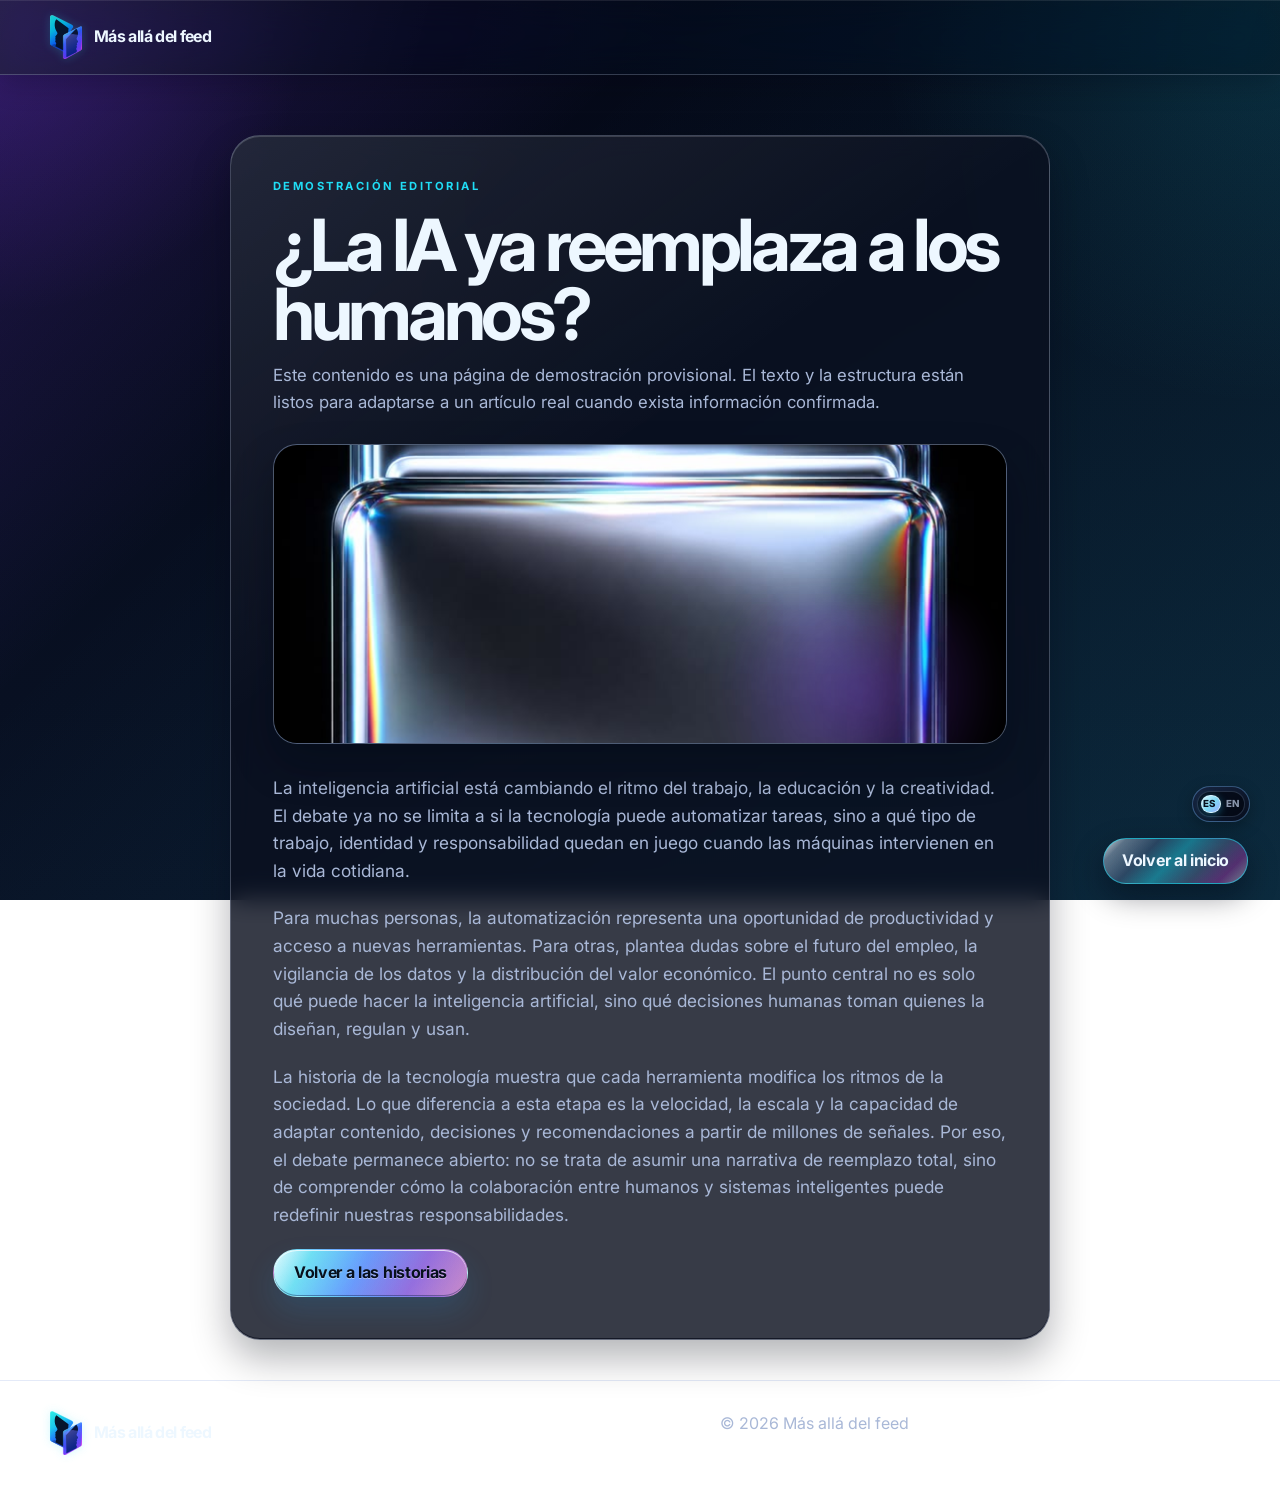
<file: article-demo.html>
<!DOCTYPE html>
<html lang="es">
  <head>
    <meta charset="UTF-8" />
    <meta name="viewport" content="width=device-width, initial-scale=1.0" />
    <meta name="description" content="Artículo de demostración para Más allá del feed." />
    <title>Artículo de demostración | Más allá del feed</title>
    <link rel="preconnect" href="https://fonts.googleapis.com" />
    <link rel="preconnect" href="https://fonts.gstatic.com" crossorigin />
    <link
      href="https://fonts.googleapis.com/css2?family=Inter:wght@400;500;600;700;800;900&family=Oswald:wght@400;500;600;700&display=swap"
      rel="stylesheet"
    />
    <link rel="icon" href="assets/logo.svg" type="image/svg+xml" />
    <link rel="stylesheet" href="css/styles.css" />
  </head>
  <body class="article-page">
    <header class="site-header article-header">
      <div class="container nav-wrap">
        <a class="brand" href="index.html" aria-label="Volver a la portada">
          <img src="assets/logo.svg" alt="Símbolo gráfico de DosCaras.IA" />
          <span>Más allá del feed</span>
        </a>
      </div>
    </header>

    <main class="article-main">
      <article class="article-shell">
        <p class="eyebrow accent">Demostración editorial</p>
        <h1>¿La IA ya reemplaza a los humanos?</h1>
        <p class="article-kicker">
          Este contenido es una página de demostración provisional. El texto y la estructura están listos
          para adaptarse a un artículo real cuando exista información confirmada.
        </p>

        <div class="article-hero-art">
          <img src="assets/temas para explorar/historia1.jpg" alt="Carpeta digital de vidrio cromado sobre fondo oscuro." />
        </div>

        <div class="article-body">
          <p>
            La inteligencia artificial está cambiando el ritmo del trabajo, la educación y la creatividad.
            El debate ya no se limita a si la tecnología puede automatizar tareas, sino a qué tipo de
            trabajo, identidad y responsabilidad quedan en juego cuando las máquinas intervienen en la vida cotidiana.
          </p>
          <p>
            Para muchas personas, la automatización representa una oportunidad de productividad y acceso a nuevas
            herramientas. Para otras, plantea dudas sobre el futuro del empleo, la vigilancia de los datos y la
            distribución del valor económico. El punto central no es solo qué puede hacer la inteligencia artificial,
            sino qué decisiones humanas toman quienes la diseñan, regulan y usan.
          </p>
          <p>
            La historia de la tecnología muestra que cada herramienta modifica los ritmos de la sociedad. Lo que
            diferencia a esta etapa es la velocidad, la escala y la capacidad de adaptar contenido, decisiones y
            recomendaciones a partir de millones de señales. Por eso, el debate permanece abierto: no se trata de
            asumir una narrativa de reemplazo total, sino de comprender cómo la colaboración entre humanos y sistemas
            inteligentes puede redefinir nuestras responsabilidades.
          </p>
        </div>

        <div class="article-cta">
          <a class="button primary" href="index.html#actualidad">Volver a las historias</a>
        </div>
      </article>
    </main>

    <footer class="site-footer article-footer">
      <div class="container footer-grid">
        <div>
          <a class="brand footer-brand" href="index.html">
            <img src="assets/logo.svg" alt="Símbolo gráfico de DosCaras.IA" />
            <span>Más allá del feed</span>
          </a>
        </div>
        <div class="footer-meta">
          <span>© <span id="year"></span> Más allá del feed</span>
        </div>
      </div>
    </footer>

    <script src="js/main.js"></script>
    <script src="js/language.js"></script>
  </body>
</html>
</file>
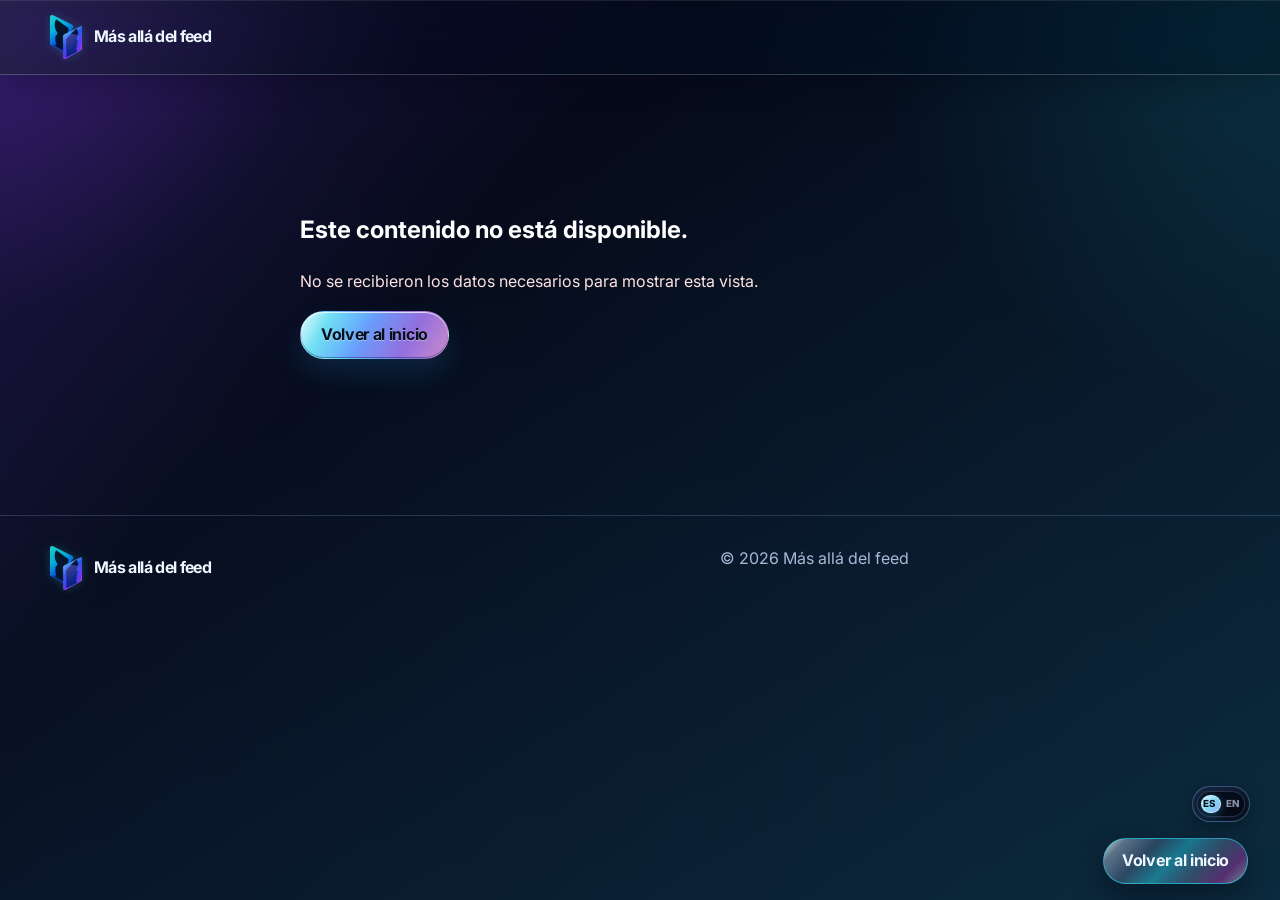
<file: detalle.html>
<!DOCTYPE html>
<html lang="es">
  <head>
    <meta charset="UTF-8" />
    <meta name="viewport" content="width=device-width, initial-scale=1.0" />
    <meta name="theme-color" content="#050918" />
    <title>Detalle | Más allá del feed</title>
    <link rel="preconnect" href="https://fonts.googleapis.com" />
    <link rel="preconnect" href="https://fonts.gstatic.com" crossorigin />
    <link
      href="https://fonts.googleapis.com/css2?family=Inter:wght@400;500;600;700;800;900&family=Oswald:wght@400;500;600;700&display=swap"
      rel="stylesheet"
    />
    <link rel="icon" href="assets/logo.svg" type="image/svg+xml" />
    <link rel="stylesheet" href="css/styles.css" />
  </head>
  <body class="article-page detail-page">
    <div class="page-shell">
      <header class="site-header article-header">
        <div class="container nav-wrap">
          <a class="brand" href="index.html#inicio" aria-label="Ir al inicio de Más allá del feed">
            <img src="assets/logo.svg" alt="Símbolo gráfico de DosCaras.IA" />
            <span>Más allá del feed</span>
          </a>
        </div>
      </header>

      <main class="detail-main" id="detail-main" aria-live="polite">
        <article class="detail-shell" id="detail-view" hidden>
          <p class="eyebrow accent">Vista de contenido</p>
          <h1 id="detail-title"></h1>
          <div class="detail-content" id="detail-content"></div>
          <p class="detail-notice" id="detail-notice" hidden>
            Este espacio todavía no tiene más contenido disponible.
          </p>
          <div class="detail-actions">
            <a class="button primary" href="index.html#inicio">Volver al inicio</a>
            <a class="button secondary" id="detail-source-link" href="index.html#inicio" hidden>Volver a la sección de origen</a>
          </div>
        </article>

        <section class="detail-error" id="detail-error" role="alert" hidden>
          <h1>Este contenido no está disponible.</h1>
          <p>No se recibieron los datos necesarios para mostrar esta vista.</p>
          <a class="button primary" href="index.html#inicio">Volver al inicio</a>
        </section>
      </main>

      <footer class="site-footer article-footer">
        <div class="container footer-grid">
          <a class="brand footer-brand" href="index.html#inicio">
            <img src="assets/logo.svg" alt="Símbolo gráfico de DosCaras.IA" />
            <span>Más allá del feed</span>
          </a>
          <div class="footer-meta">
            <span>© <span id="year"></span> Más allá del feed</span>
          </div>
        </div>
      </footer>
    </div>

    <script src="js/main.js"></script>
    <script src="js/language.js"></script>
    <script src="js/detail.js"></script>
  </body>
</html>
</file>
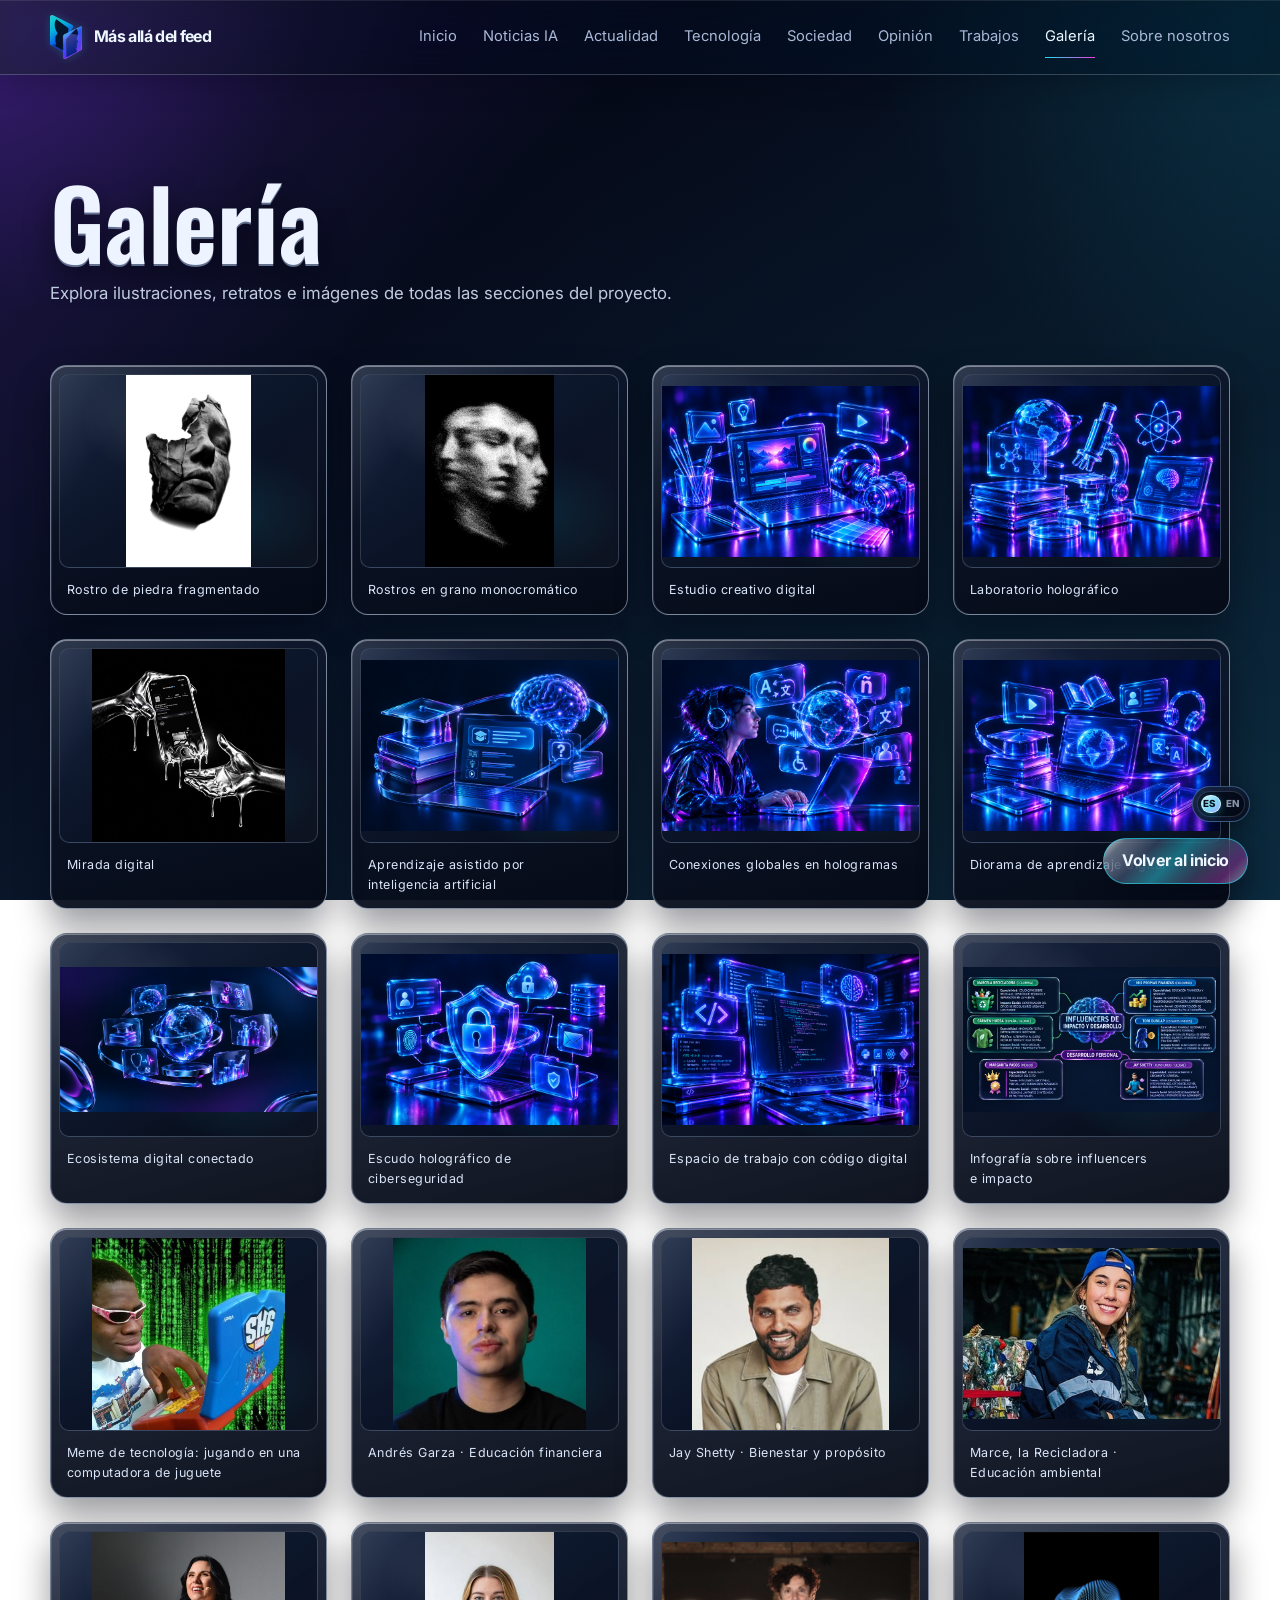
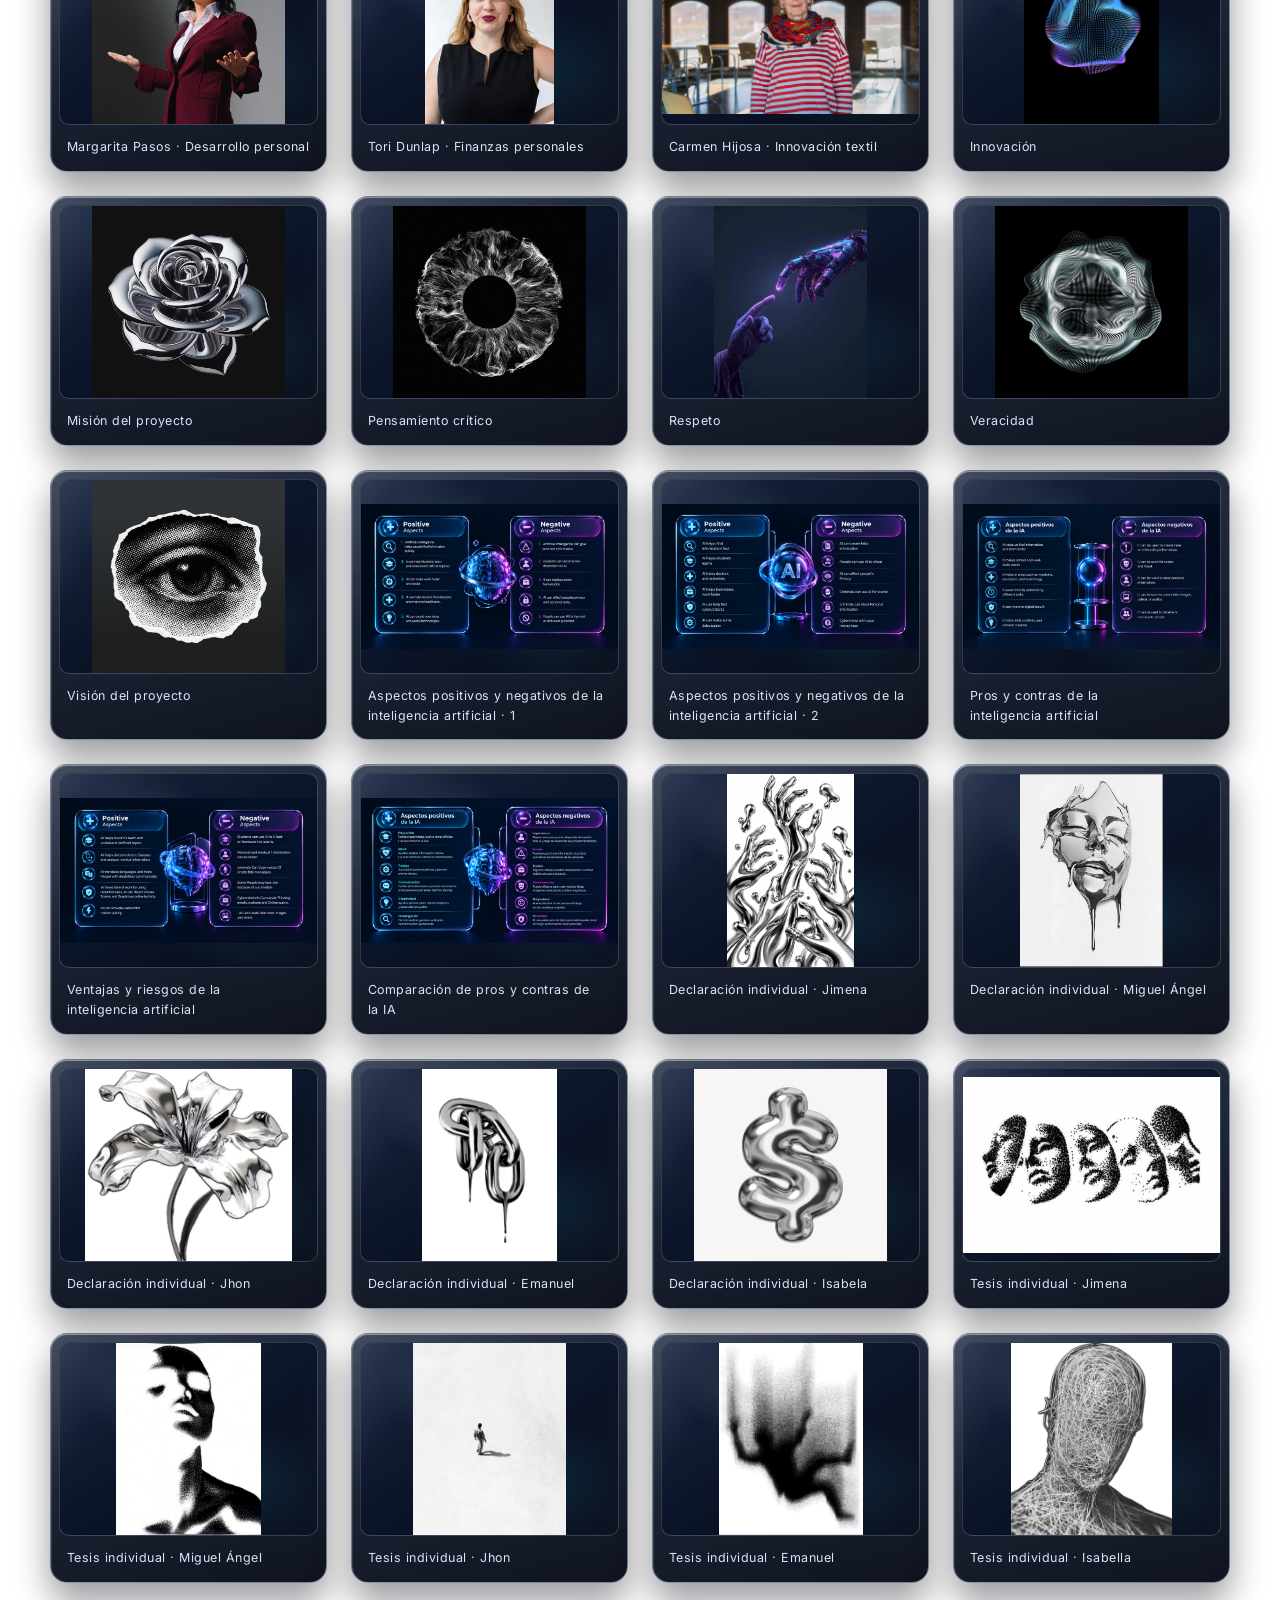
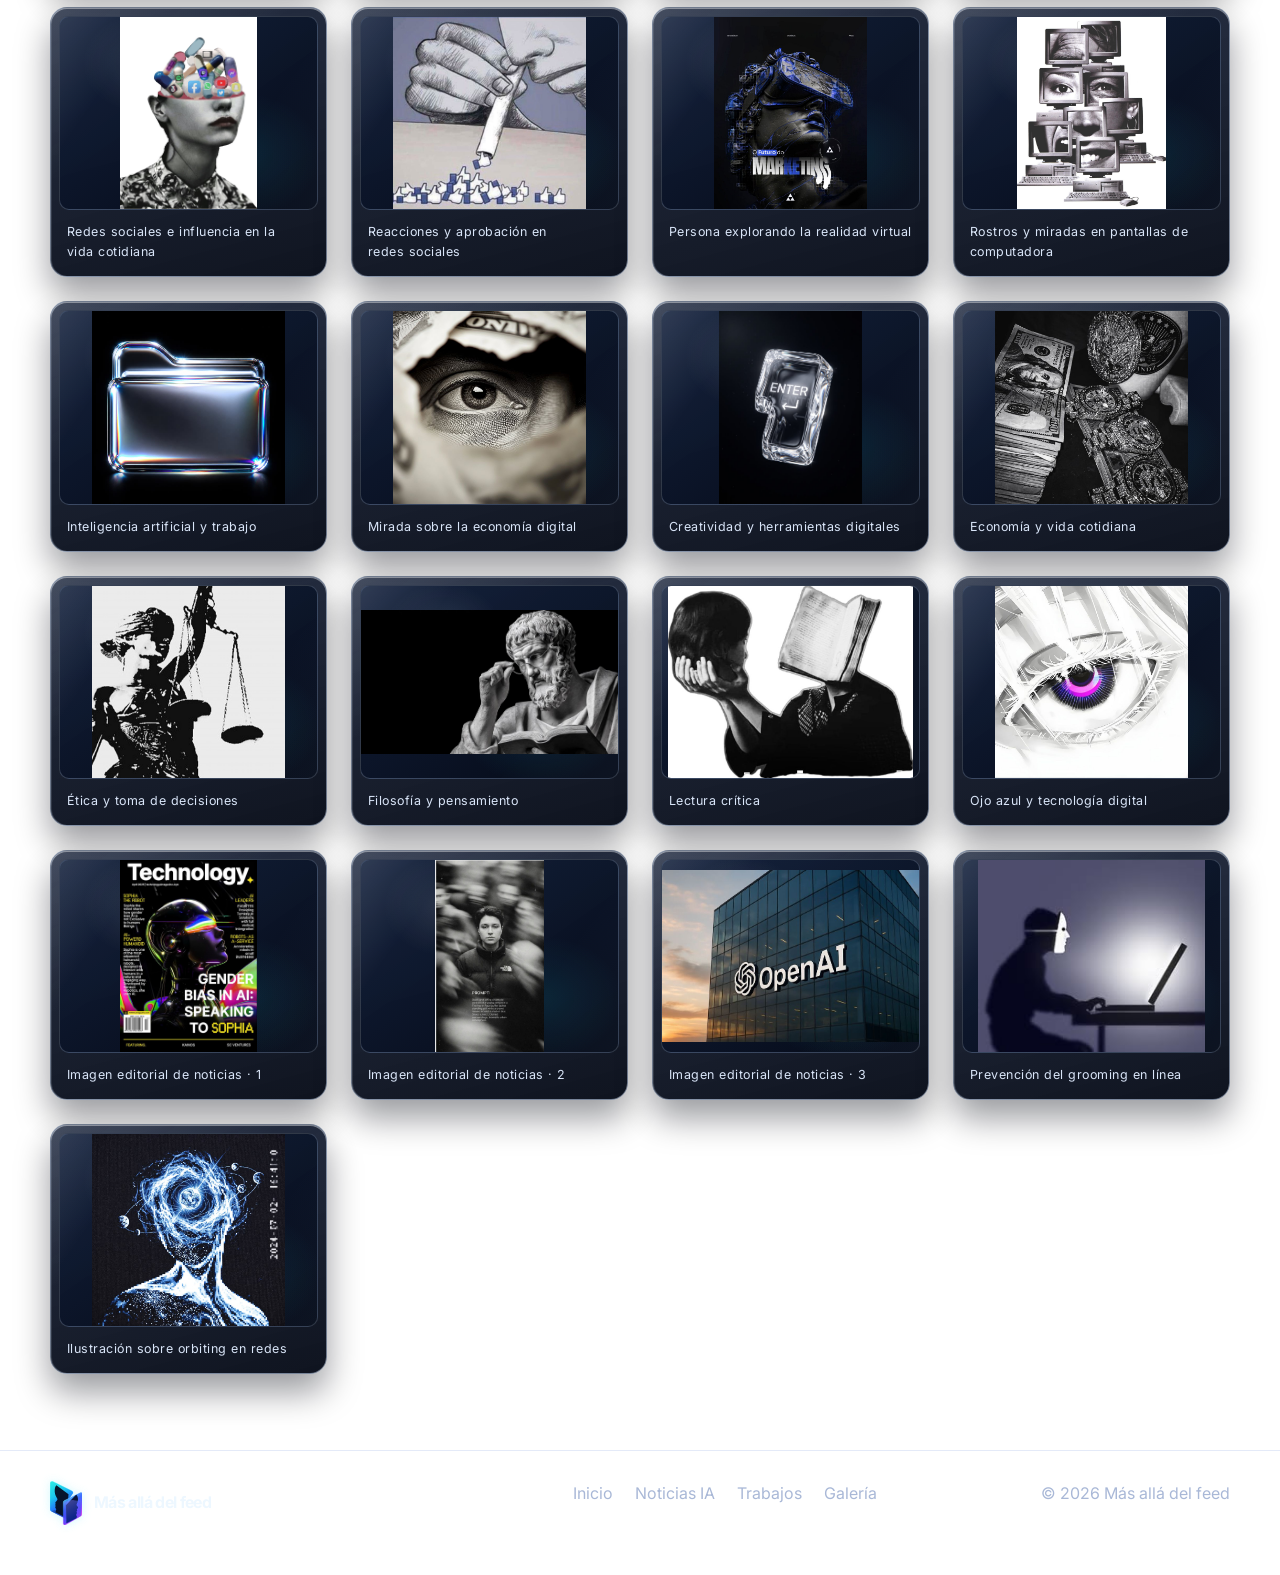
<file: galeria.html>
<!DOCTYPE html>
<html lang="es">
  <head>
    <meta charset="UTF-8" />
    <meta name="viewport" content="width=device-width, initial-scale=1.0" />
    <meta name="description" content="Galería de fotografías de Más allá del feed." />
    <meta name="theme-color" content="#050918" />
    <title>Galería | Más allá del feed</title>
    <link rel="preconnect" href="https://fonts.googleapis.com" />
    <link rel="preconnect" href="https://fonts.gstatic.com" crossorigin />
    <link
      href="https://fonts.googleapis.com/css2?family=Inter:wght@400;500;600;700;800;900&family=Oswald:wght@400;500;600;700&display=swap"
      rel="stylesheet"
    />
    <link rel="icon" href="assets/logo.svg" type="image/svg+xml" />
    <link rel="stylesheet" href="css/styles.css" />
  </head>
  <body class="gallery-page">
    <div class="page-shell">
      <header class="site-header">
        <div class="container nav-wrap">
          <a class="brand" href="index.html#inicio" aria-label="Volver a Más allá del feed">
            <img src="assets/logo.svg" alt="Símbolo gráfico de DosCaras.IA" />
            <span>Más allá del feed</span>
          </a>

          <button class="menu-toggle" aria-expanded="false" aria-controls="main-nav">
            <span></span>
            <span></span>
            <span></span>
            <span class="sr-only">Abrir menú</span>
          </button>

          <nav id="main-nav" class="main-nav" aria-label="Navegación principal">
            <a href="index.html#inicio">Inicio</a>
            <a href="index.html#noticias-ia">Noticias IA</a>
            <a href="index.html#actualidad">Actualidad</a>
            <a href="index.html#tecnologia">Tecnología</a>
            <a href="index.html#sociedad">Sociedad</a>
            <a href="index.html#opinión">Opinión</a>
            <a href="index.html#trabajos">Trabajos</a>
            <a href="galeria.html" aria-current="page">Galería</a>
            <a href="index.html#sobre-nosotros">Sobre nosotros</a>
          </nav>
        </div>
      </header>

      <main class="gallery-main">
        <section class="container gallery-intro" aria-labelledby="gallery-title">
          <h1 id="gallery-title">Galería</h1>
          <p>
            Explora ilustraciones, retratos e imágenes de todas las secciones del proyecto.
          </p>
        </section>

        <section class="container gallery-grid" aria-label="Galería completa del proyecto">
          <figure class="gallery-slot" data-detail data-detail-view="page">
            <div class="gallery-slot-media">
              <img src="assets/images/ef0b17c252c266b22df3f025d0805672.jpg" alt="Escultura de un rostro de piedra agrietado en blanco y negro." loading="lazy" />
            </div>
            <figcaption>Rostro de piedra fragmentado</figcaption>
          </figure>
          <figure class="gallery-slot" data-detail data-detail-view="page">
            <div class="gallery-slot-media">
              <img src="assets/images/b72fa29ce6de4cbdc61de01c3bdb36d0.jpg" alt="Composición granulada de rostros en blanco y negro." loading="lazy" />
            </div>
            <figcaption>Rostros en grano monocromático</figcaption>
          </figure>
          <figure class="gallery-slot" data-detail data-detail-view="page">
            <div class="gallery-slot-media">
              <img src="assets/images/Estudio creativo futurista en neón.png" alt="Estudio creativo con herramientas digitales iluminadas en tonos neón." loading="lazy" />
            </div>
            <figcaption>Estudio creativo digital</figcaption>
          </figure>
          <figure class="gallery-slot" data-detail data-detail-view="page">
            <div class="gallery-slot-media">
              <img src="assets/Laboratorio holográfico del futuro.png" alt="Laboratorio futurista con globo, microscopio y pantallas digitales." loading="lazy" />
            </div>
            <figcaption>Laboratorio holográfico</figcaption>
          </figure>
          <figure class="gallery-slot" data-detail data-detail-view="page">
            <div class="gallery-slot-media">
              <img src="assets/temas para explorar/historia4.jpg" alt="Manos metálicas sosteniendo un teléfono con una red social." loading="lazy" />
            </div>
            <figcaption>Mirada digital</figcaption>
          </figure>
        </section>

        <a class="button secondary home-return-button" href="index.html#inicio" aria-label="Volver al inicio de la página principal">Volver al inicio</a>
      </main>

      <footer class="site-footer">
        <div class="container footer-grid">
          <div>
            <a class="brand footer-brand" href="index.html#inicio">
              <img src="assets/logo.svg" alt="Símbolo gráfico de DosCaras.IA" />
              <span>Más allá del feed</span>
            </a>
          </div>
          <nav class="footer-nav" aria-label="Navegación del pie de página">
            <a href="index.html#inicio">Inicio</a>
            <a href="index.html#noticias-ia">Noticias IA</a>
            <a href="index.html#trabajos">Trabajos</a>
            <a href="galeria.html" aria-current="page">Galería</a>
          </nav>
          <div class="footer-meta">
            <span>© <span id="year"></span> Más allá del feed</span>
          </div>
        </div>
      </footer>
    </div>

    <script src="js/main.js"></script>
    <script src="js/language.js"></script>
    <script src="js/gallery.js"></script>
  </body>
</html>
</file>
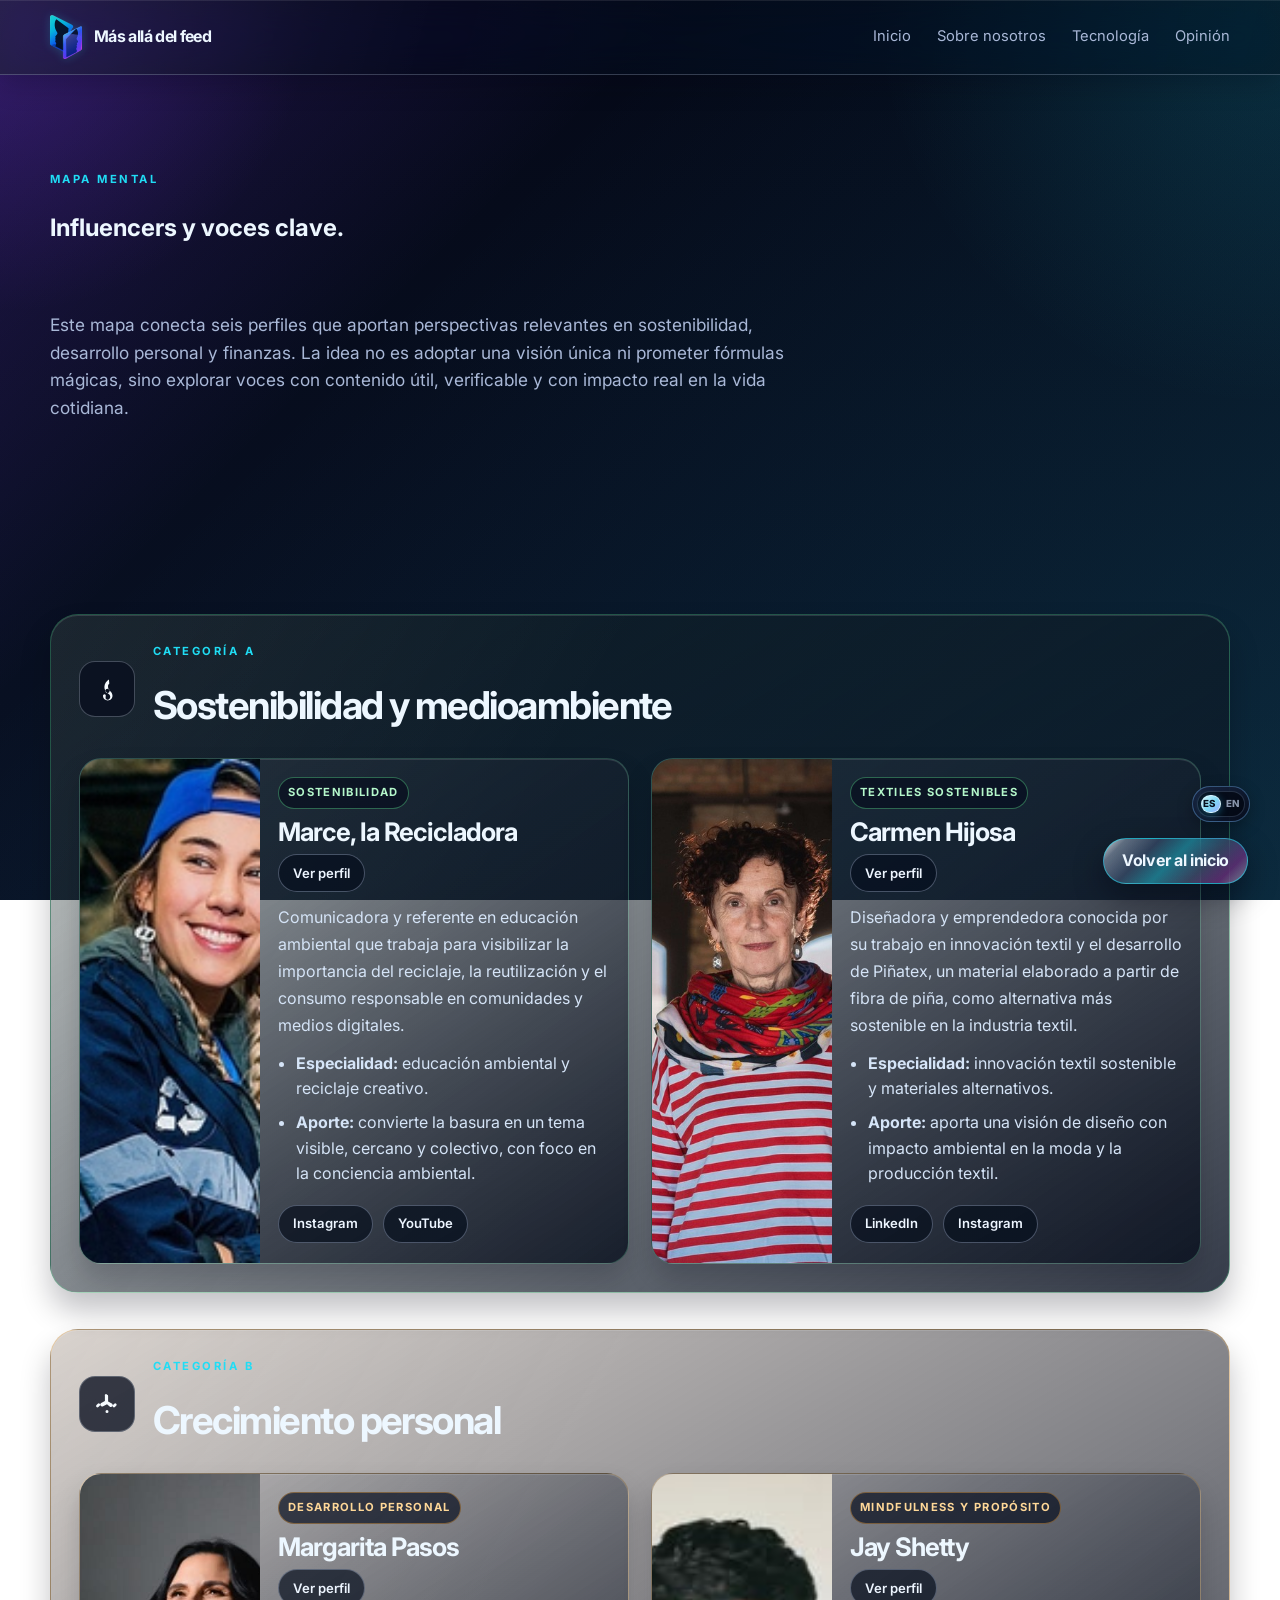
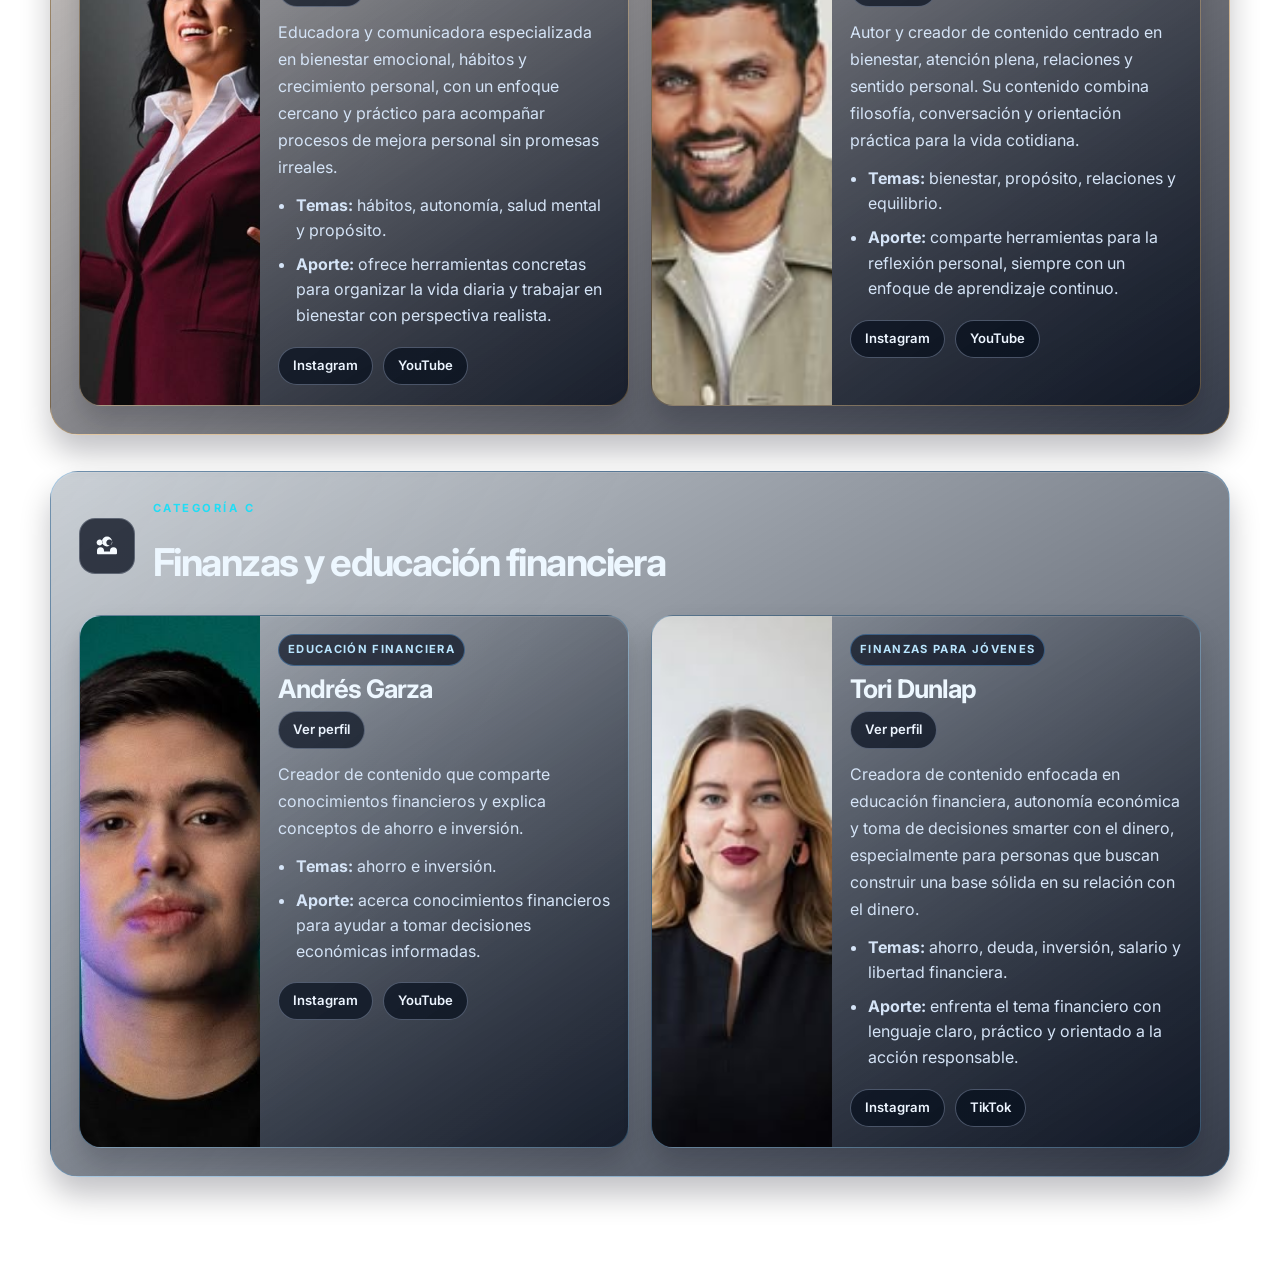
<file: influencers.html>
<!DOCTYPE html>
<html lang="es">
  <head>
    <meta charset="UTF-8" />
    <meta name="viewport" content="width=device-width, initial-scale=1.0" />
    <meta
      name="description"
      content="Mapa de influencers de sostenibilidad, crecimiento personal y finanzas dentro de Más allá del feed."
    />
    <meta name="theme-color" content="#070d1a" />
    <title>Influencers | Más allá del feed</title>
    <link rel="preconnect" href="https://fonts.googleapis.com" />
    <link rel="preconnect" href="https://fonts.gstatic.com" crossorigin />
    <link
      href="https://fonts.googleapis.com/css2?family=Inter:wght@400;500;600;700;800;900&family=Oswald:wght@400;500;600;700&display=swap"
      rel="stylesheet"
    />
    <link rel="stylesheet" href="css/styles.css" />
    <script src="js/main.js" defer></script>
    <script src="js/language.js" defer></script>
  </head>
  <body>
    <div class="page-shell">
      <header class="site-header">
        <div class="container nav-wrap">
          <a class="brand" href="index.html" aria-label="Volver a inicio">
            <img src="assets/logo.svg" alt="Símbolo gráfico de DosCaras.IA" />
            <span>Más allá del feed</span>
          </a>

          <button class="menu-toggle" aria-expanded="false" aria-controls="main-nav">
            <span></span>
            <span></span>
            <span></span>
            <span class="sr-only">Abrir menú</span>
          </button>

          <nav class="main-nav" aria-label="Navegación secundaria">
            <a href="index.html#inicio">Inicio</a>
            <a href="index.html#sobre-nosotros">Sobre nosotros</a>
            <a href="index.html#tecnologia">Tecnología</a>
            <a href="index.html#opinión">Opinión</a>
          </nav>
        </div>
      </header>

      <main>
        <section class="influencer-page-header section-frame">
          <div class="container influencer-hero-container">
            <div class="section-head" data-reveal>
              <p class="eyebrow accent">Mapa mental</p>
              <h1>Influencers y voces clave.</h1>
            </div>
            <p class="influencer-intro" data-reveal>
              Este mapa conecta seis perfiles que aportan perspectivas relevantes en sostenibilidad,
              desarrollo personal y finanzas. La idea no es adoptar una visión única ni prometer fórmulas mágicas,
              sino explorar voces con contenido útil, verificable y con impacto real en la vida cotidiana.
            </p>
          </div>
        </section>

        <section class="influencer-categories section-frame" aria-label="Categorías de influencers">
          <div class="container category-stack">
            <section class="profile-category green" data-reveal>
              <div class="category-heading">
                <span class="category-icon" aria-hidden="true">
                  <svg viewBox="0 0 24 24" focusable="false"><path d="M13.9 2.5c-2.8 1.7-4.4 4.5-4.5 7.4-.1 2.5 1.1 4.8 3.9 6.8l.4.3c.8.6 1.4 1.5 1.5 2.5.2 1.4-.8 2.9-2.1 3.2-.8.2-1.6 0-2.1-.6-.4-.5-.5-1.3-.4-2.2l.2-1.1c.1-.8-.4-1.5-1.2-1.6-.9-.1-1.6.7-1.6 1.6 0 1.3.5 2.6 1.5 3.5 1.3 1.2 3.5 1.5 5.2.7 1.6-.7 2.7-2.3 2.8-4.1.1-2.1-1.1-3.8-2.8-5.2-.5-.4-.9-.9-1.1-1.5-.4-1.1-.6-2.1-.6-3.3 0-1 .4-1.7 1.2-2.2l.1-.1Zm-1.4 9.3a2.1 2.1 0 1 1 0 4.2 2.1 2.1 0 0 1 0-4.2Z"/></svg>
                </span>
                <div>
                  <p class="eyebrow accent">Categoría A</p>
                  <h2>Sostenibilidad y medioambiente</h2>
                </div>
              </div>

              <div class="profile-grid">
                <article class="profile-card profile-card-green" data-detail>
                  <div class="profile-visual">
                    <img src="assets/influencers/Marce, la Recicladora.jpg" alt="Retrato de Marce, la Recicladora." loading="lazy" />
                  </div>
                  <div class="profile-content">
                    <div class="profile-header">
                      <span class="profile-tag">Sostenibilidad</span>
                      <h3>Marce, la Recicladora</h3>
                      <button class="profile-open" type="button" data-detail-open aria-label="Ver perfil de Marce, la Recicladora">Ver perfil</button>
                    </div>
                    <p>
                      Comunicadora y referente en educación ambiental que trabaja para visibilizar la importancia del reciclaje,
                      la reutilización y el consumo responsable en comunidades y medios digitales.
                    </p>
                    <ul>
                      <li><strong>Especialidad:</strong> educación ambiental y reciclaje creativo.</li>
                      <li><strong>Aporte:</strong> convierte la basura en un tema visible, cercano y colectivo, con foco en la conciencia ambiental.</li>
                    </ul>
                    <div class="profile-links">
                      <a href="https://www.instagram.com/" target="_blank" rel="noreferrer noopener">Instagram</a>
                      <a href="https://www.youtube.com/" target="_blank" rel="noreferrer noopener">YouTube</a>
                    </div>
                  </div>
                </article>

                <article class="profile-card profile-card-green" data-detail>
                  <div class="profile-visual">
                    <img src="assets/influencers/carmen_hijosa4.jpg" alt="Retrato de Carmen Hijosa." loading="lazy" />
                  </div>
                  <div class="profile-content">
                    <div class="profile-header">
                      <span class="profile-tag">Textiles sostenibles</span>
                      <h3>Carmen Hijosa</h3>
                      <button class="profile-open" type="button" data-detail-open aria-label="Ver perfil de Carmen Hijosa">Ver perfil</button>
                    </div>
                    <p>
                      Diseñadora y emprendedora conocida por su trabajo en innovación textil y el desarrollo de Piñatex,
                      un material elaborado a partir de fibra de piña, como alternativa más sostenible en la industria textil.
                    </p>
                    <ul>
                      <li><strong>Especialidad:</strong> innovación textil sostenible y materiales alternativos.</li>
                      <li><strong>Aporte:</strong> aporta una visión de diseño con impacto ambiental en la moda y la producción textil.</li>
                    </ul>
                    <div class="profile-links">
                      <a href="https://www.linkedin.com/" target="_blank" rel="noreferrer noopener">LinkedIn</a>
                      <a href="https://www.instagram.com/" target="_blank" rel="noreferrer noopener">Instagram</a>
                    </div>
                  </div>
                </article>
              </div>
            </section>

            <section class="profile-category orange" data-reveal>
              <div class="category-heading">
                <span class="category-icon" aria-hidden="true">
                  <svg viewBox="0 0 24 24" focusable="false"><path d="M12 2.7a1.1 1.1 0 0 1 1.1 1.1v5.6l3.7 2.1c.9.5 1.2 1.7.7 2.6-.5.9-1.7 1.2-2.6.7L12 12.2l-3.9 2.1c-.9.5-2.1.2-2.6-.7s-.2-2.1.7-2.6l3.7-2.1V3.8A1.1 1.1 0 0 1 12 2.7Zm0 15.3a1.5 1.5 0 1 1-1.5 1.5 1.5 1.5 0 0 1 1.5-1.5Zm7.3-6.2a1.3 1.3 0 0 1 1.9 0 1.3 1.3 0 0 1 0 1.9l-1.3 1.3a1.3 1.3 0 0 1-1.9-1.9l1.3-1.3ZM4.7 11.8a1.3 1.3 0 0 1 0 1.9L3.4 15a1.3 1.3 0 1 1-1.9-1.9l1.3-1.3a1.3 1.3 0 0 1 1.9 0Z"/></svg>
                </span>
                <div>
                  <p class="eyebrow accent">Categoría B</p>
                  <h2>Crecimiento personal</h2>
                </div>
              </div>

              <div class="profile-grid">
                <article class="profile-card profile-card-orange" data-detail>
                  <div class="profile-visual">
                    <img src="assets/influencers/Margarita Pasos.jpg" alt="Retrato de Margarita Pasos." loading="lazy" />
                  </div>
                  <div class="profile-content">
                    <div class="profile-header">
                      <span class="profile-tag">Desarrollo personal</span>
                      <h3>Margarita Pasos</h3>
                      <button class="profile-open" type="button" data-detail-open aria-label="Ver perfil de Margarita Pasos">Ver perfil</button>
                    </div>
                    <p>
                      Educadora y comunicadora especializada en bienestar emocional, hábitos y crecimiento personal,
                      con un enfoque cercano y práctico para acompañar procesos de mejora personal sin promesas irreales.
                    </p>
                    <ul>
                      <li><strong>Temas:</strong> hábitos, autonomía, salud mental y propósito.</li>
                      <li><strong>Aporte:</strong> ofrece herramientas concretas para organizar la vida diaria y trabajar en bienestar con perspectiva realista.</li>
                    </ul>
                    <div class="profile-links">
                      <a href="https://www.instagram.com/" target="_blank" rel="noreferrer noopener">Instagram</a>
                      <a href="https://www.youtube.com/" target="_blank" rel="noreferrer noopener">YouTube</a>
                    </div>
                  </div>
                </article>

                <article class="profile-card profile-card-orange" data-detail>
                  <div class="profile-visual">
                    <img src="assets/influencers/Jay Shetty.jpg" alt="Retrato de Jay Shetty." loading="lazy" />
                  </div>
                  <div class="profile-content">
                    <div class="profile-header">
                      <span class="profile-tag">Mindfulness y propósito</span>
                      <h3>Jay Shetty</h3>
                      <button class="profile-open" type="button" data-detail-open aria-label="Ver perfil de Jay Shetty">Ver perfil</button>
                    </div>
                    <p>
                      Autor y creador de contenido centrado en bienestar, atención plena, relaciones y sentido personal.
                      Su contenido combina filosofía, conversación y orientación práctica para la vida cotidiana.
                    </p>
                    <ul>
                      <li><strong>Temas:</strong> bienestar, propósito, relaciones y equilibrio.</li>
                      <li><strong>Aporte:</strong> comparte herramientas para la reflexión personal, siempre con un enfoque de aprendizaje continuo.</li>
                    </ul>
                    <div class="profile-links">
                      <a href="https://www.instagram.com/jayshetty/" target="_blank" rel="noreferrer noopener">Instagram</a>
                      <a href="https://www.youtube.com/@jayshetty" target="_blank" rel="noreferrer noopener">YouTube</a>
                    </div>
                  </div>
                </article>
              </div>
            </section>

            <section class="profile-category blue" data-reveal>
              <div class="category-heading">
                <span class="category-icon" aria-hidden="true">
                  <svg viewBox="0 0 24 24" focusable="false"><path d="M18.5 13.2a3.5 3.5 0 0 0-3.5 3.5v.8H9v-.8A3.5 3.5 0 0 0 5.5 13.2a3.5 3.5 0 0 0-3.5 3.5v2.6a.9.9 0 0 0 .9.9h18.2a.9.9 0 0 0 .9-.9v-2.6a3.5 3.5 0 0 0-3.5-3.5ZM7 7.5A5 5 0 1 1 17 7.5 5 5 0 0 1 7 7.5Zm9.8 2.6a3 3 0 1 0-5.5-1.4 3 3 0 0 0 5.5 1.4Zm-9.7 0a3 3 0 1 0-5.5-1.4 3 3 0 0 0 5.5 1.4Z"/></svg>
                </span>
                <div>
                  <p class="eyebrow accent">Categoría C</p>
                  <h2>Finanzas y educación financiera</h2>
                </div>
              </div>

              <div class="profile-grid">
                <article class="profile-card profile-card-blue" data-detail>
                  <div class="profile-visual">
                    <img src="assets/influencers/ANdres garza.jpg" alt="Retrato de Andrés Garza." loading="lazy" />
                  </div>
                  <div class="profile-content">
                    <div class="profile-header">
                      <span class="profile-tag">Educación financiera</span>
                      <h3>Andrés Garza</h3>
                      <button class="profile-open" type="button" data-detail-open aria-label="Ver perfil de Andrés Garza">Ver perfil</button>
                    </div>
                    <p>
                      Creador de contenido que comparte conocimientos financieros y explica conceptos de ahorro e inversión.
                    </p>
                    <ul>
                      <li><strong>Temas:</strong> ahorro e inversión.</li>
                      <li><strong>Aporte:</strong> acerca conocimientos financieros para ayudar a tomar decisiones económicas informadas.</li>
                    </ul>
                    <div class="profile-links">
                      <a href="https://www.instagram.com/andresgarzam/" target="_blank" rel="noreferrer noopener">Instagram</a>
                      <a href="https://www.youtube.com/@andresgarzam" target="_blank" rel="noreferrer noopener">YouTube</a>
                    </div>
                  </div>
                </article>

                <article class="profile-card profile-card-blue" data-detail>
                  <div class="profile-visual">
                    <img src="assets/influencers/Tori Dunlap.jpg" alt="Retrato de Tori Dunlap." loading="lazy" />
                  </div>
                  <div class="profile-content">
                    <div class="profile-header">
                      <span class="profile-tag">Finanzas para jóvenes</span>
                      <h3>Tori Dunlap</h3>
                      <button class="profile-open" type="button" data-detail-open aria-label="Ver perfil de Tori Dunlap">Ver perfil</button>
                    </div>
                    <p>
                      Creadora de contenido enfocada en educación financiera, autonomía económica y toma de decisiones smarter con el dinero,
                      especialmente para personas que buscan construir una base sólida en su relación con el dinero.
                    </p>
                    <ul>
                      <li><strong>Temas:</strong> ahorro, deuda, inversión, salario y libertad financiera.</li>
                      <li><strong>Aporte:</strong> enfrenta el tema financiero con lenguaje claro, práctico y orientado a la acción responsable.</li>
                    </ul>
                    <div class="profile-links">
                      <a href="https://www.instagram.com/toridunlap/" target="_blank" rel="noreferrer noopener">Instagram</a>
                      <a href="https://www.tiktok.com/@toridunlap" target="_blank" rel="noreferrer noopener">TikTok</a>
                    </div>
                  </div>
                </article>
              </div>
            </section>
          </div>
        </section>
      </main>
    </div>
  </body>
</html>
</file>
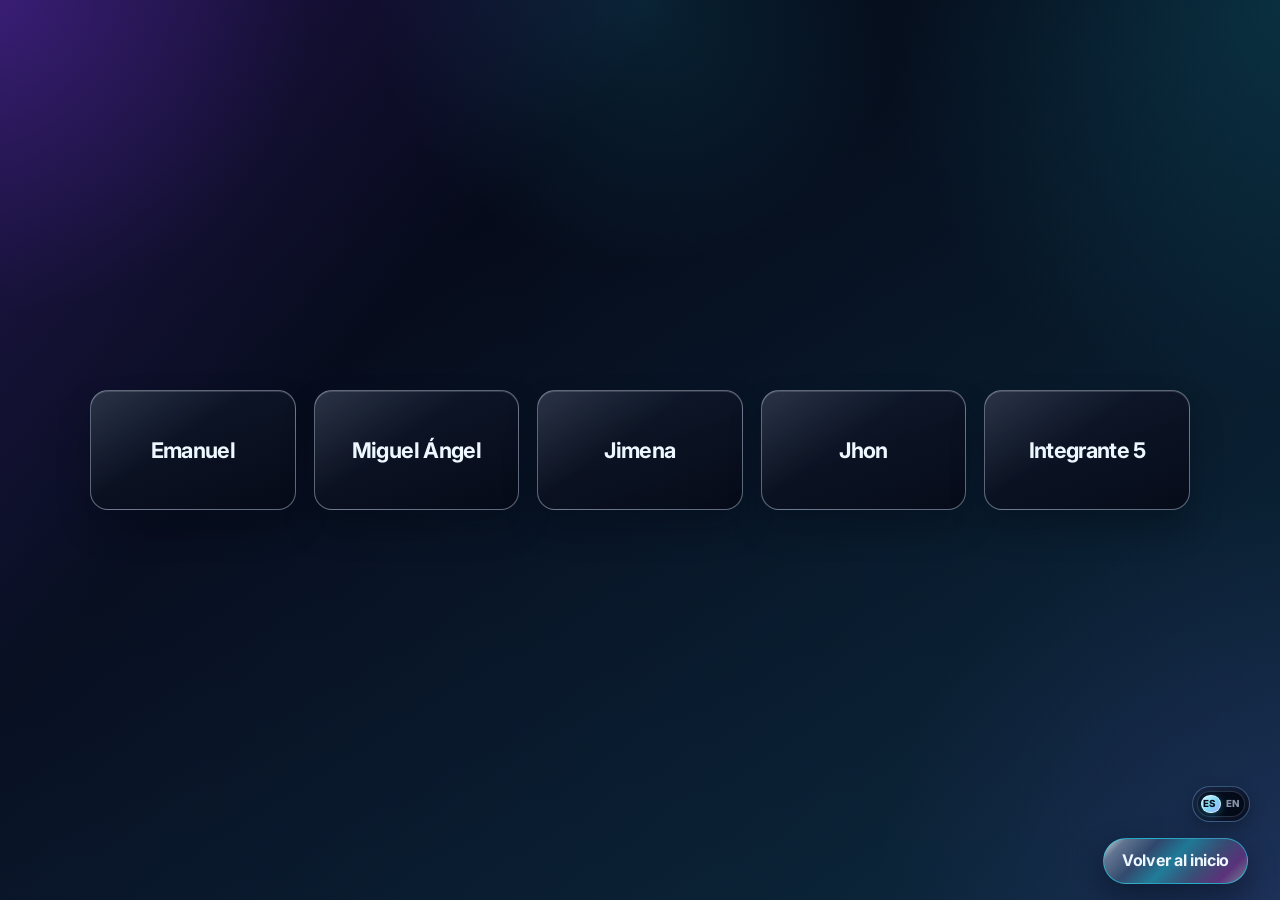
<file: integrantes.html>
<!DOCTYPE html>
<html lang="es">
  <head>
    <meta charset="UTF-8" />
    <meta name="viewport" content="width=device-width, initial-scale=1.0" />
    <meta name="description" content="Integrantes de Más allá del feed." />
    <meta name="theme-color" content="#050918" />
    <title>Integrantes | Más allá del feed</title>
    <link rel="preconnect" href="https://fonts.googleapis.com" />
    <link rel="preconnect" href="https://fonts.gstatic.com" crossorigin />
    <link
      href="https://fonts.googleapis.com/css2?family=Inter:wght@400;500;600;700;800;900&family=Oswald:wght@400;500;600;700&display=swap"
      rel="stylesheet"
    />
    <link rel="icon" href="assets/logo.svg" type="image/svg+xml" />
    <link rel="stylesheet" href="css/styles.css" />
  </head>
  <body class="member-gallery-page">
    <main class="member-gallery-main" aria-label="Galería de integrantes">
      <div class="member-gallery-shell">
        <div class="member-gallery-grid">
          <article class="member-gallery-card"><span>Emanuel</span></article>
          <article class="member-gallery-card"><span>Miguel Ángel</span></article>
          <article class="member-gallery-card"><span>Jimena</span></article>
          <article class="member-gallery-card"><span>Jhon</span></article>
          <article class="member-gallery-card"><span>Integrante 5</span></article>
        </div>
      </div>
    </main>
    <script src="js/main.js"></script>
    <script src="js/language.js"></script>
  </body>
</html>
</file>
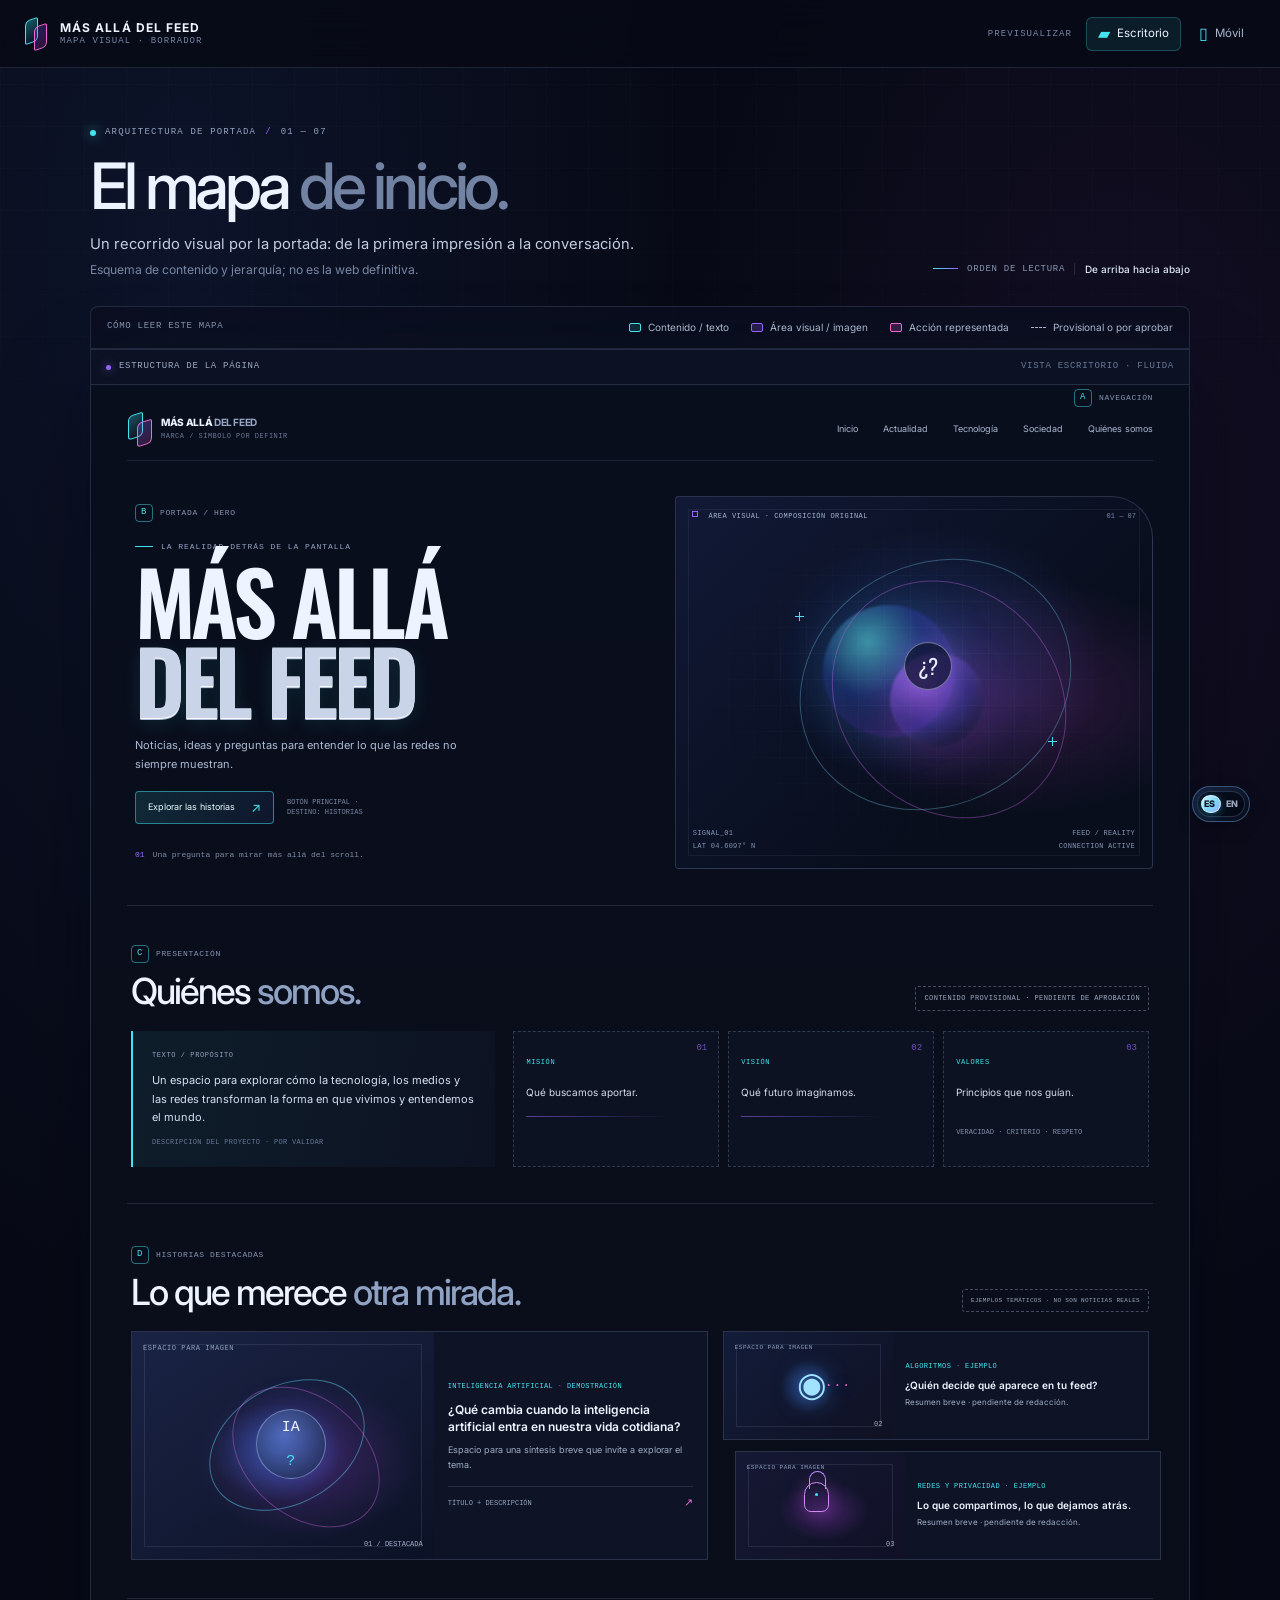
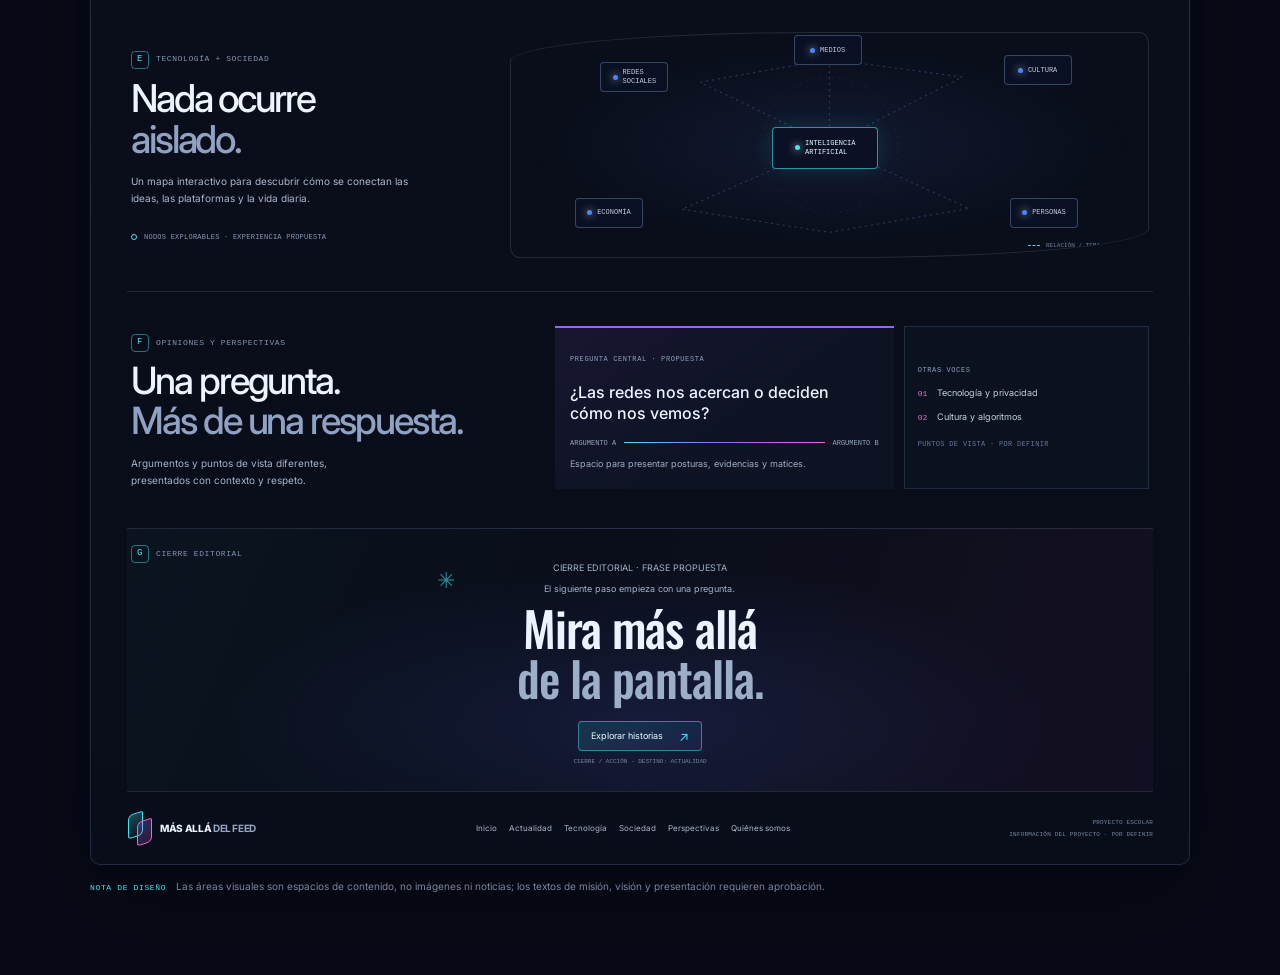
<file: mapa-inicio.html>
<!DOCTYPE html>
<html lang="es">
  <head>
    <meta charset="UTF-8" />
    <meta name="viewport" content="width=device-width, initial-scale=1.0" />
    <meta
      name="description"
      content="Mapa visual provisional de la estructura de inicio de Más allá del feed."
    />
    <meta name="theme-color" content="#070a16" />
    <title>Mapa de inicio | Más allá del feed</title>
    <link rel="preconnect" href="https://fonts.googleapis.com" />
    <link rel="preconnect" href="https://fonts.gstatic.com" crossorigin />
    <link
      href="https://fonts.googleapis.com/css2?family=Inter:wght@400;500;600;700;800;900&family=Oswald:wght@500;600;700&display=swap"
      rel="stylesheet"
    />
    <link rel="stylesheet" href="css/mapa-inicio.css" />
    <script src="js/mapa-inicio.js" defer></script>
    <script src="js/language.js" defer></script>
  </head>
  <body data-preview="desktop">
    <header class="map-toolbar">
      <a class="toolbar-brand" href="#inicio" aria-label="Mapa de inicio, ir al comienzo">
        <span class="toolbar-mark" aria-hidden="true"><span></span><span></span></span>
        <span><strong>MÁS ALLÁ DEL FEED</strong><small>MAPA VISUAL · BORRADOR</small></span>
      </a>
      <div class="preview-control" role="group" aria-label="Cambiar vista del mapa">
        <span class="control-label">PREVISUALIZAR</span>
        <button type="button" class="preview-button is-active" data-preview-choice="desktop" aria-pressed="true">
          <span aria-hidden="true">▰</span> Escritorio
        </button>
        <button type="button" class="preview-button" data-preview-choice="mobile" aria-pressed="false">
          <span aria-hidden="true">▯</span> Móvil
        </button>
      </div>
    </header>

    <main class="map-workspace">
      <div class="map-heading">
        <div>
          <p class="overline"><span class="live-dot"></span> ARQUITECTURA DE PORTADA <span class="overline-divider">/</span> 01 — 07</p>
          <h1>El mapa <span>de inicio.</span></h1>
          <p class="map-intro">
            Un recorrido visual por la portada: de la primera impresión a la conversación.
            <span>Esquema de contenido y jerarquía; no es la web definitiva.</span>
          </p>
        </div>
        <div class="read-order" aria-label="Orden de lectura de arriba hacia abajo">
          <span class="read-order-line" aria-hidden="true"></span>
          <span>ORDEN DE LECTURA</span>
          <strong>De arriba hacia abajo</strong>
        </div>
      </div>

      <aside class="legend" aria-label="Leyenda del mapa">
        <span class="legend-title">CÓMO LEER ESTE MAPA</span>
        <span class="legend-item"><i class="legend-swatch swatch-content"></i> Contenido / texto</span>
        <span class="legend-item"><i class="legend-swatch swatch-media"></i> Área visual / imagen</span>
        <span class="legend-item"><i class="legend-swatch swatch-action"></i> Acción representada</span>
        <span class="legend-item"><i class="legend-dash"></i> Provisional o por aprobar</span>
      </aside>

      <div class="page-preview">
        <div class="preview-caption">
          <span><span class="caption-dot"></span> ESTRUCTURA DE LA PÁGINA</span>
          <span class="preview-size" aria-live="polite">VISTA ESCRITORIO · FLUIDA</span>
        </div>

        <div class="site-page" id="inicio">
          <header class="site-nav map-section" aria-label="A. Navegación superior">
            <a class="site-brand" href="#inicio" aria-label="Marca provisional Más allá del feed">
              <span class="brand-placeholder" aria-hidden="true"><i></i><i></i></span>
              <span class="brand-name">MÁS ALLÁ <b>DEL FEED</b><small>MARCA / SÍMBOLO POR DEFINIR</small></span>
            </a>
            <nav class="desktop-nav" aria-label="Enlaces de navegación representados">
              <a href="#inicio">Inicio</a>
              <a href="#historias">Actualidad</a>
              <a href="#conexiones">Tecnología</a>
              <a href="#conexiones">Sociedad</a>
              <a href="#proyecto">Quiénes somos</a>
            </nav>
            <span class="mobile-menu-sample" aria-label="Representación del menú móvil">
              <i></i><i></i><i></i><small>MENÚ</small>
            </span>
            <span class="section-chip nav-chip"><b>A</b> NAVEGACIÓN</span>
          </header>

          <section class="hero map-section" aria-labelledby="hero-title">
            <div class="hero-copy">
              <span class="section-chip"><b>B</b> PORTADA / HERO</span>
              <p class="hero-kicker"><span></span> LA REALIDAD DETRÁS DE LA PANTALLA</p>
              <h2 id="hero-title">MÁS ALLÁ<br /><span>DEL FEED</span></h2>
              <p class="hero-deck">Noticias, ideas y preguntas para entender lo que las redes no siempre muestran.</p>
              <div class="hero-actions" aria-label="Acciones propuestas">
                <span class="action-sample">Explorar las historias <b aria-hidden="true">↗</b></span>
                <span class="action-caption">BOTÓN PRINCIPAL · DESTINO: HISTORIAS</span>
              </div>
              <div class="hero-note"><span>01</span> Una pregunta para mirar más allá del scroll.</div>
            </div>
            <div class="hero-art" aria-label="Espacio reservado para una composición tecnológica y cinematográfica">
              <span class="media-label"><i></i> ÁREA VISUAL · COMPOSICIÓN ORIGINAL</span>
              <div class="art-grid" aria-hidden="true"></div>
              <div class="orb orb-a" aria-hidden="true"></div>
              <div class="orb orb-b" aria-hidden="true"></div>
              <div class="art-ring ring-a" aria-hidden="true"></div>
              <div class="art-ring ring-b" aria-hidden="true"></div>
              <div class="art-core" aria-hidden="true"><span>¿?</span></div>
              <div class="art-coordinate coordinate-a" aria-hidden="true">SIGNAL_01<br />LAT 04.6097° N</div>
              <div class="art-coordinate coordinate-b" aria-hidden="true">FEED / REALITY<br />CONNECTION ACTIVE</div>
              <span class="art-cross cross-a" aria-hidden="true"></span>
              <span class="art-cross cross-b" aria-hidden="true"></span>
              <span class="art-index" aria-hidden="true">01 — 07</span>
            </div>
          </section>

          <section class="project-section map-section" id="proyecto" aria-labelledby="project-title">
            <div class="section-heading">
              <div>
                <span class="section-chip"><b>C</b> PRESENTACIÓN</span>
                <h2 id="project-title">Quiénes <span>somos.</span></h2>
              </div>
              <span class="provisional-tag">CONTENIDO PROVISIONAL · PENDIENTE DE APROBACIÓN</span>
            </div>
            <div class="project-layout">
              <div class="project-statement content-block">
                <span class="element-label">TEXTO / PROPÓSITO</span>
                <p>Un espacio para explorar cómo la tecnología, los medios y las redes transforman la forma en que vivimos y entendemos el mundo.</p>
                <span class="text-placeholder">DESCRIPCIÓN DEL PROYECTO · POR VALIDAR</span>
              </div>
              <div class="pillars" aria-label="Misión, visión y valores; todos los textos son provisionales">
                <article class="pillar">
                  <span class="pillar-number">01</span><span class="element-label">MISIÓN</span>
                  <p>Qué buscamos aportar.</p><span class="draft-line"></span>
                </article>
                <article class="pillar">
                  <span class="pillar-number">02</span><span class="element-label">VISIÓN</span>
                  <p>Qué futuro imaginamos.</p><span class="draft-line"></span>
                </article>
                <article class="pillar pillar-values">
                  <span class="pillar-number">03</span><span class="element-label">VALORES</span>
                  <p>Principios que nos guían.</p><span class="value-tags">VERACIDAD · CRITERIO · RESPETO</span>
                </article>
              </div>
            </div>
          </section>

          <section class="stories-section map-section" id="historias" aria-labelledby="stories-title">
            <div class="section-heading">
              <div>
                <span class="section-chip"><b>D</b> HISTORIAS DESTACADAS</span>
                <h2 id="stories-title">Lo que merece <span>otra mirada.</span></h2>
              </div>
              <span class="content-note">EJEMPLOS TEMÁTICOS · NO SON NOTICIAS REALES</span>
            </div>
            <div class="story-layout">
              <article class="story-card story-feature">
                <div class="story-visual visual-feature">
                  <span class="element-label">ESPACIO PARA IMAGEN</span>
                  <span class="visual-orbit orbit-one" aria-hidden="true"></span>
                  <span class="visual-orbit orbit-two" aria-hidden="true"></span>
                  <span class="visual-subject" aria-hidden="true">IA<span>?</span></span>
                  <span class="story-number">01 / DESTACADA</span>
                </div>
                <div class="story-info">
                  <span class="category">INTELIGENCIA ARTIFICIAL <i>·</i> DEMOSTRACIÓN</span>
                  <h3>¿Qué cambia cuando la inteligencia artificial entra en nuestra vida cotidiana?</h3>
                  <p>Espacio para una síntesis breve que invite a explorar el tema.</p>
                  <span class="story-read">TÍTULO + DESCRIPCIÓN <b>↗</b></span>
                </div>
              </article>
              <div class="story-stack">
                <article class="story-card story-secondary">
                  <div class="story-visual visual-algorithm">
                    <span class="element-label">ESPACIO PARA IMAGEN</span>
                    <span class="algorithm-mark" aria-hidden="true">◉<i>···</i></span>
                    <span class="story-number">02</span>
                  </div>
                  <div class="story-info">
                    <span class="category">ALGORITMOS <i>·</i> EJEMPLO</span>
                    <h3>¿Quién decide qué aparece en tu feed?</h3>
                    <p>Resumen breve · pendiente de redacción.</p>
                  </div>
                </article>
                <article class="story-card story-secondary story-offset">
                  <div class="story-visual visual-privacy">
                    <span class="element-label">ESPACIO PARA IMAGEN</span>
                    <span class="privacy-mark" aria-hidden="true"><i></i></span>
                    <span class="story-number">03</span>
                  </div>
                  <div class="story-info">
                    <span class="category">REDES Y PRIVACIDAD <i>·</i> EJEMPLO</span>
                    <h3>Lo que compartimos, lo que dejamos atrás.</h3>
                    <p>Resumen breve · pendiente de redacción.</p>
                  </div>
                </article>
              </div>
            </div>
          </section>

          <section class="connections-section map-section" id="conexiones" aria-labelledby="connections-title">
            <div class="connections-copy">
              <span class="section-chip"><b>E</b> TECNOLOGÍA + SOCIEDAD</span>
              <h2 id="connections-title">Nada ocurre <span>aislado.</span></h2>
              <p>Un mapa interactivo para descubrir cómo se conectan las ideas, las plataformas y la vida diaria.</p>
              <span class="interaction-hint"><i></i> NODOS EXPLORABLES · EXPERIENCIA PROPUESTA</span>
            </div>
            <div class="connection-map" role="img" aria-label="Diagrama de ejemplo que conecta inteligencia artificial con redes sociales, cultura, economía y personas. Es una representación de una experiencia interactiva propuesta.">
              <svg class="connection-lines" viewBox="0 0 620 300" aria-hidden="true">
                <path d="M310 150 137 66M310 150 488 59M310 150 113 236M310 150 497 235M310 150 310 35"/>
                <path d="M137 66 310 35 488 59M113 236 310 267 497 235"/>
                <circle cx="310" cy="150" r="91"/>
              </svg>
              <span class="connection-node node-core"><i></i>INTELIGENCIA<br />ARTIFICIAL</span>
              <span class="connection-node node-social"><i></i>REDES<br />SOCIALES</span>
              <span class="connection-node node-culture"><i></i>CULTURA</span>
              <span class="connection-node node-economy"><i></i>ECONOMÍA</span>
              <span class="connection-node node-people"><i></i>PERSONAS</span>
              <span class="connection-node node-media"><i></i>MEDIOS</span>
              <span class="map-legend-inline"><i></i> RELACIÓN / TEMA CONECTADO</span>
            </div>
          </section>

          <section class="opinions-section map-section" id="perspectivas" aria-labelledby="opinions-title">
            <div class="opinions-heading">
              <span class="section-chip"><b>F</b> OPINIONES Y PERSPECTIVAS</span>
              <h2 id="opinions-title">Una pregunta.<br /><span>Más de una respuesta.</span></h2>
              <p>Argumentos y puntos de vista diferentes, presentados con contexto y respeto.</p>
            </div>
            <div class="opinion-layout">
              <article class="opinion-main">
                <span class="element-label">PREGUNTA CENTRAL · PROPUESTA</span>
                <h3>¿Las redes nos acercan o deciden cómo nos vemos?</h3>
                <div class="opinion-spectrum"><span>ARGUMENTO A</span><i></i><span>ARGUMENTO B</span></div>
                <p>Espacio para presentar posturas, evidencias y matices.</p>
              </article>
              <aside class="opinion-side">
                <span class="element-label">OTRAS VOCES</span>
                <p><b>01</b> Tecnología y privacidad</p>
                <p><b>02</b> Cultura y algoritmos</p>
                <span class="text-placeholder">PUNTOS DE VISTA · POR DEFINIR</span>
              </aside>
            </div>
          </section>

          <section class="closing-section map-section" aria-labelledby="closing-title">
            <span class="section-chip"><b>G</b> CIERRE EDITORIAL</span>
            <div class="closing-content">
              <span class="closing-cross" aria-hidden="true">✳</span>
              <p>CIERRE EDITORIAL · FRASE PROPUESTA</p>
              <p class="closing-lead">El siguiente paso empieza con una pregunta.</p>
              <h2 id="closing-title">Mira más allá<br /><span>de la pantalla.</span></h2>
              <span class="action-sample closing-action">Explorar historias <b aria-hidden="true">↗</b></span>
              <span class="action-caption">CIERRE / ACCIÓN · DESTINO: ACTUALIDAD</span>
            </div>
          </section>

          <footer class="site-footer map-section">
            <div class="footer-brand">
              <span class="brand-placeholder" aria-hidden="true"><i></i><i></i></span>
              <span class="brand-name">MÁS ALLÁ <b>DEL FEED</b></span>
            </div>
            <nav aria-label="Secciones representadas en el pie">
              <a href="#inicio">Inicio</a><a href="#historias">Actualidad</a><a href="#conexiones">Tecnología</a>
              <a href="#conexiones">Sociedad</a><a href="#perspectivas">Perspectivas</a><a href="#proyecto">Quiénes somos</a>
            </nav>
            <div class="footer-note"><span>PROYECTO ESCOLAR</span><span>INFORMACIÓN DEL PROYECTO · POR DEFINIR</span></div>
          </footer>
        </div>
      </div>

      <p class="map-footnote"><span>NOTA DE DISEÑO</span> Las áreas visuales son espacios de contenido, no imágenes ni noticias; los textos de misión, visión y presentación requieren aprobación.</p>
    </main>
  </body>
</html>
</file>
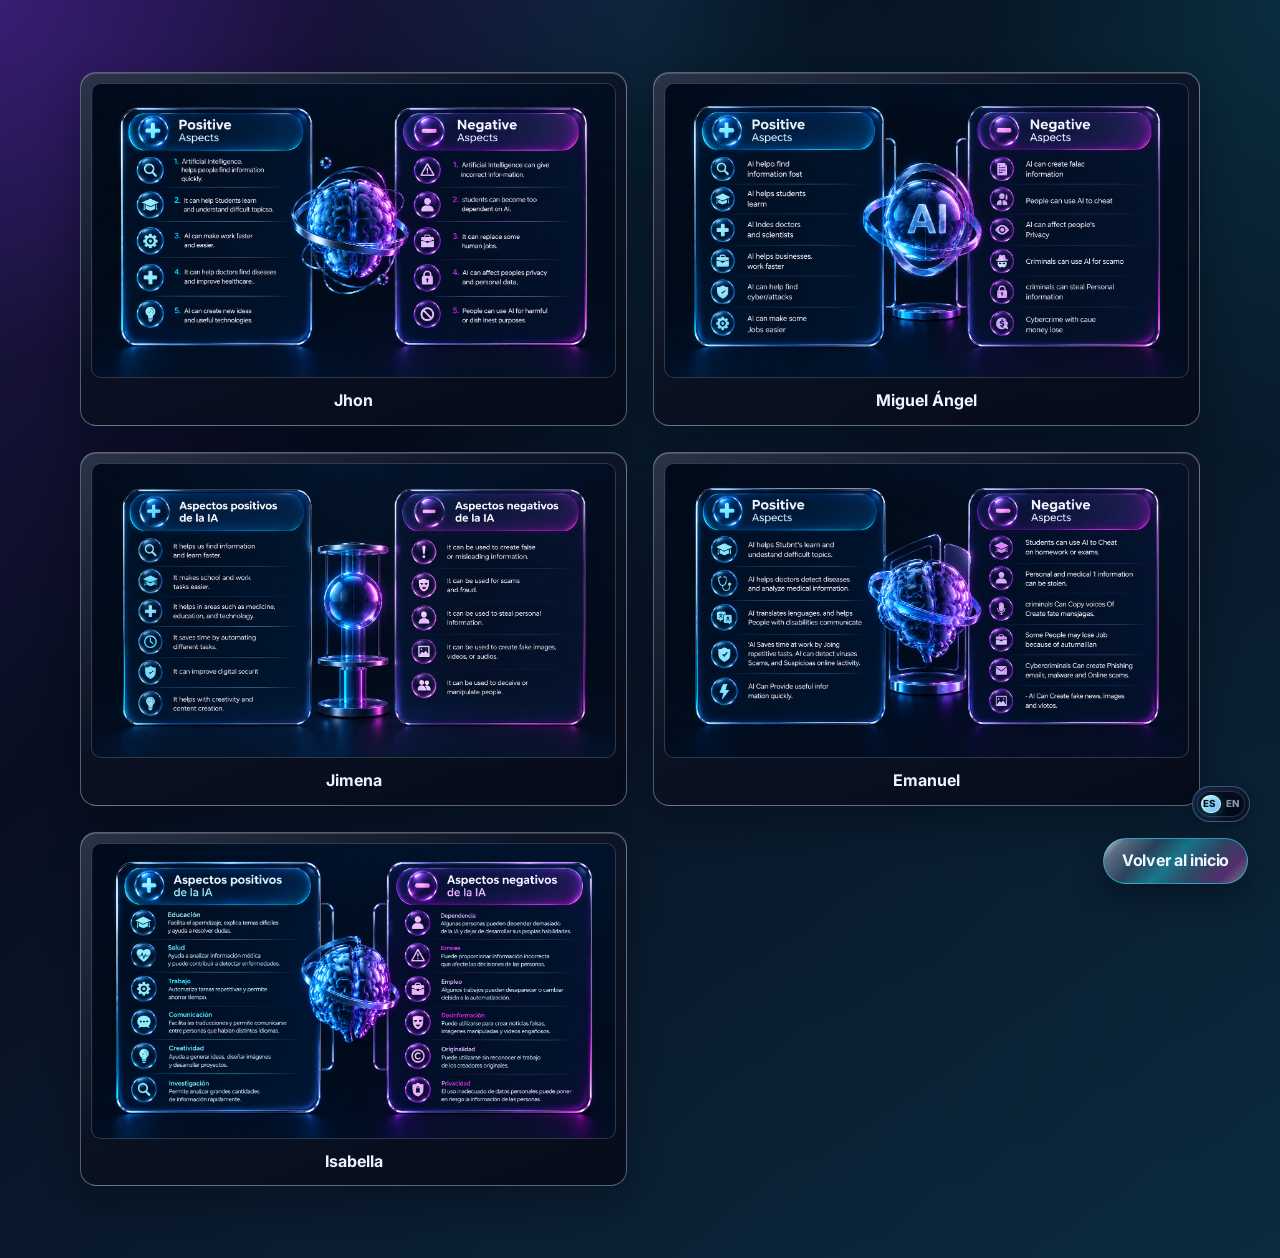
<file: paralelos.html>
<!DOCTYPE html>
<html lang="es">
  <head>
    <meta charset="UTF-8" />
    <meta name="viewport" content="width=device-width, initial-scale=1.0" />
    <meta name="theme-color" content="#050918" />
    <title>Paralelos | Más allá del feed</title>
    <link rel="preconnect" href="https://fonts.googleapis.com" />
    <link rel="preconnect" href="https://fonts.gstatic.com" crossorigin />
    <link
      href="https://fonts.googleapis.com/css2?family=Inter:wght@400;500;600;700;800;900&family=Oswald:wght@400;500;600;700&display=swap"
      rel="stylesheet"
    />
    <link rel="icon" href="assets/logo.svg" type="image/svg+xml" />
    <link rel="stylesheet" href="css/styles.css" />
  </head>
  <body class="parallel-gallery-page">
    <main class="parallel-gallery-main" aria-label="Galería de paralelos">
      <div class="parallel-gallery-grid">
        <figure class="parallel-gallery-card" data-detail>
          <img src="assets/comparacion/Infografía futurista sobre la IA.png" alt="Paralelo visual sobre aspectos positivos y negativos de la inteligencia artificial." />
          <figcaption>Jhon</figcaption>
        </figure>
        <figure class="parallel-gallery-card" data-detail>
          <img src="assets/comparacion/Infografía futurista_ aspectos positivos y negativos de la IA.png" alt="Paralelo visual sobre aspectos positivos y negativos de la inteligencia artificial." />
          <figcaption>Miguel Ángel</figcaption>
        </figure>
        <figure class="parallel-gallery-card" data-detail>
          <img src="assets/comparacion/Infografía futurista_ pros y contras de la IA.png" alt="Paralelo visual sobre aspectos positivos y negativos de la inteligencia artificial." />
          <figcaption>Jimena</figcaption>
        </figure>
        <figure class="parallel-gallery-card" data-detail>
          <img src="assets/comparacion/Infografía holográfica_ ventajas y riesgos de la IA.png" alt="Paralelo visual sobre aspectos positivos y negativos de la inteligencia artificial." />
          <figcaption>Emanuel</figcaption>
        </figure>
        <figure class="parallel-gallery-card" data-detail>
          <img src="assets/comparacion/Pros y contras de la inteligencia artificial.png" alt="Paralelo visual sobre aspectos positivos y negativos de la inteligencia artificial." />
          <figcaption>Isabella</figcaption>
        </figure>
      </div>
    </main>
    <script src="js/main.js"></script>
    <script src="js/language.js"></script>
  </body>
</html>
</file>
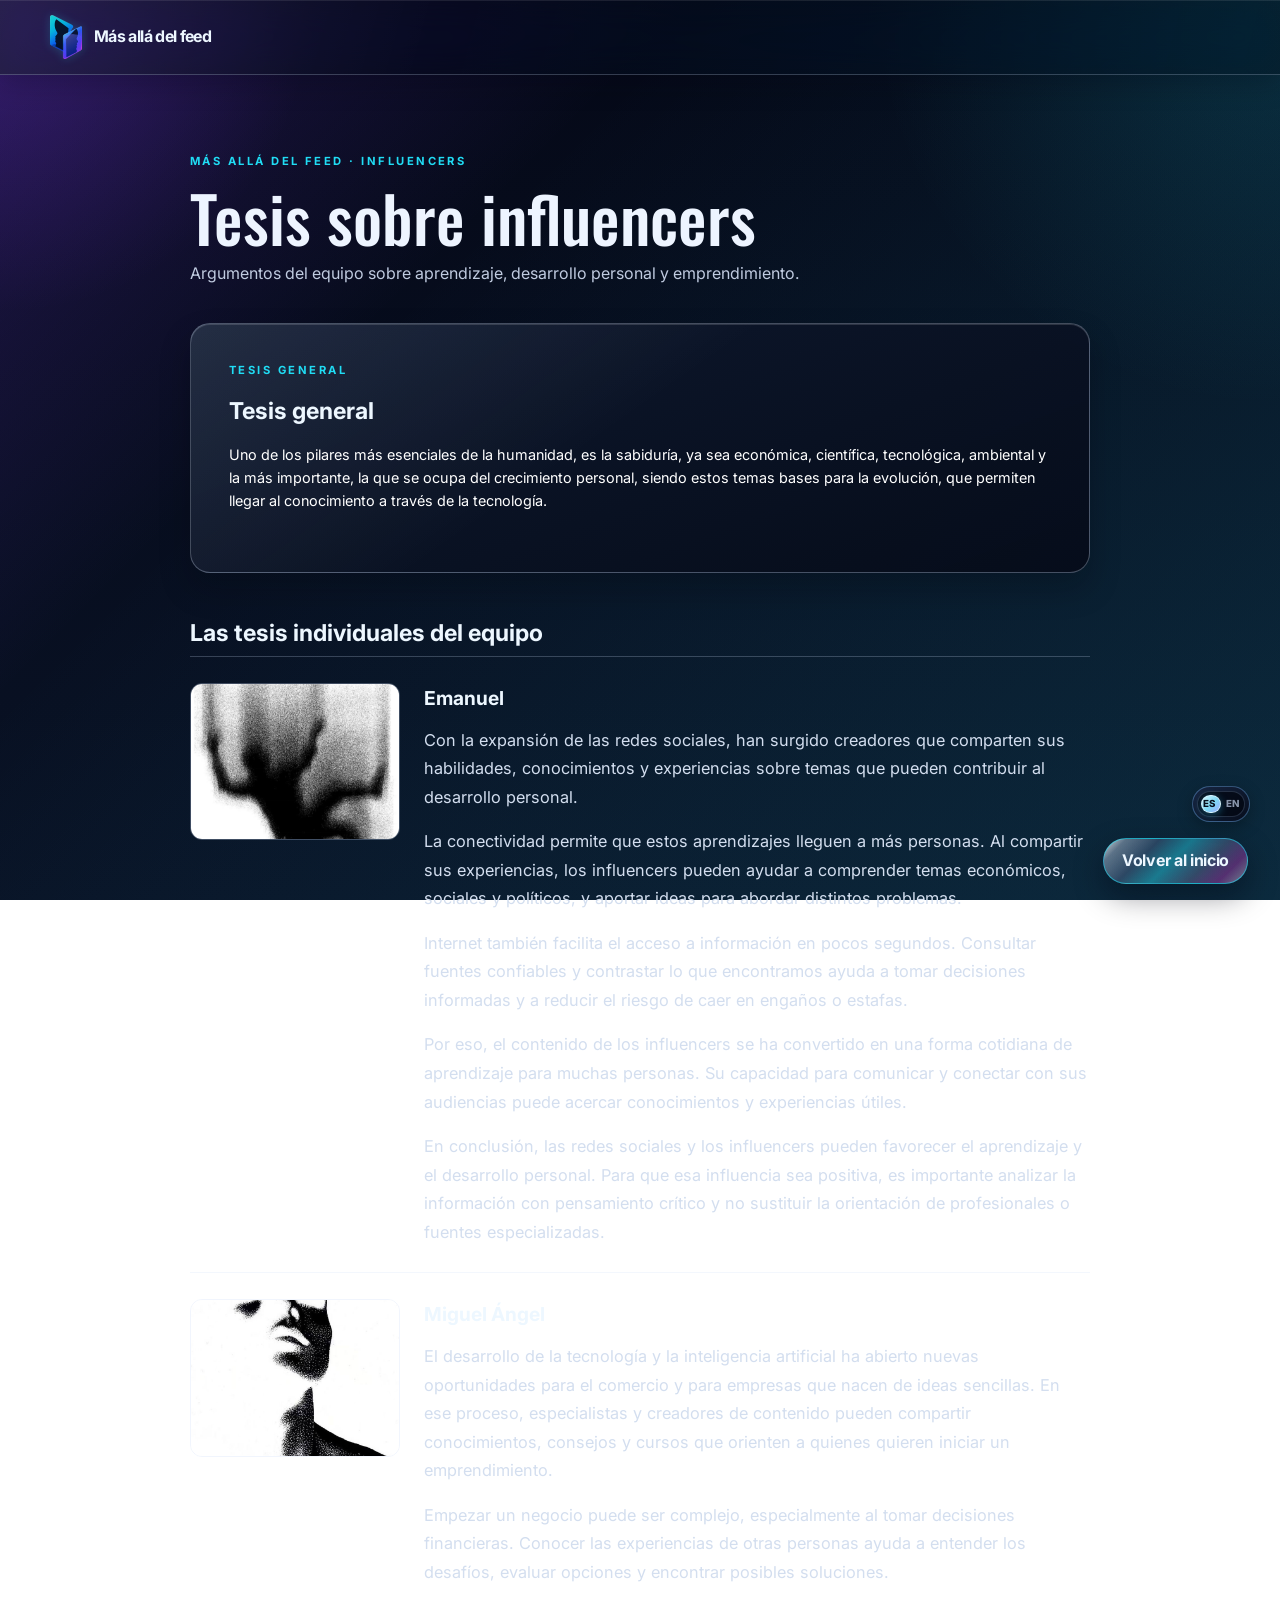
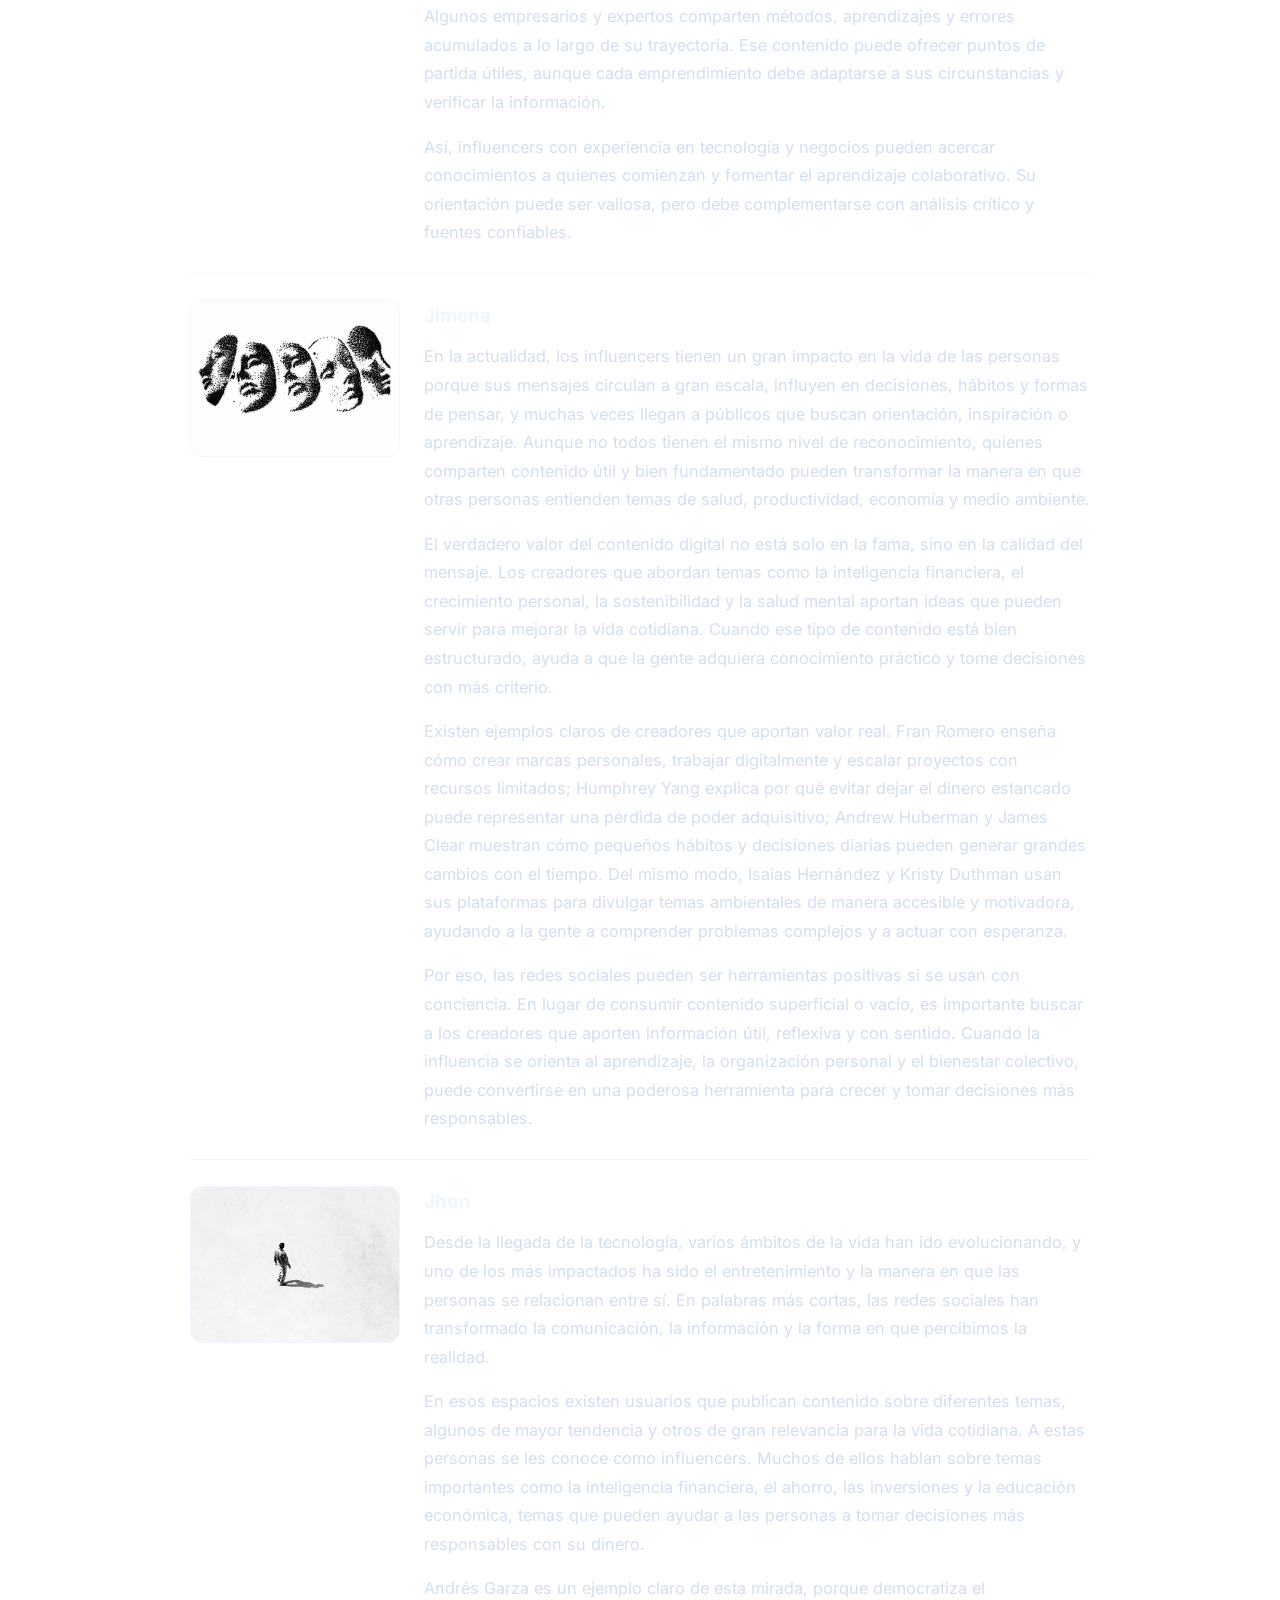
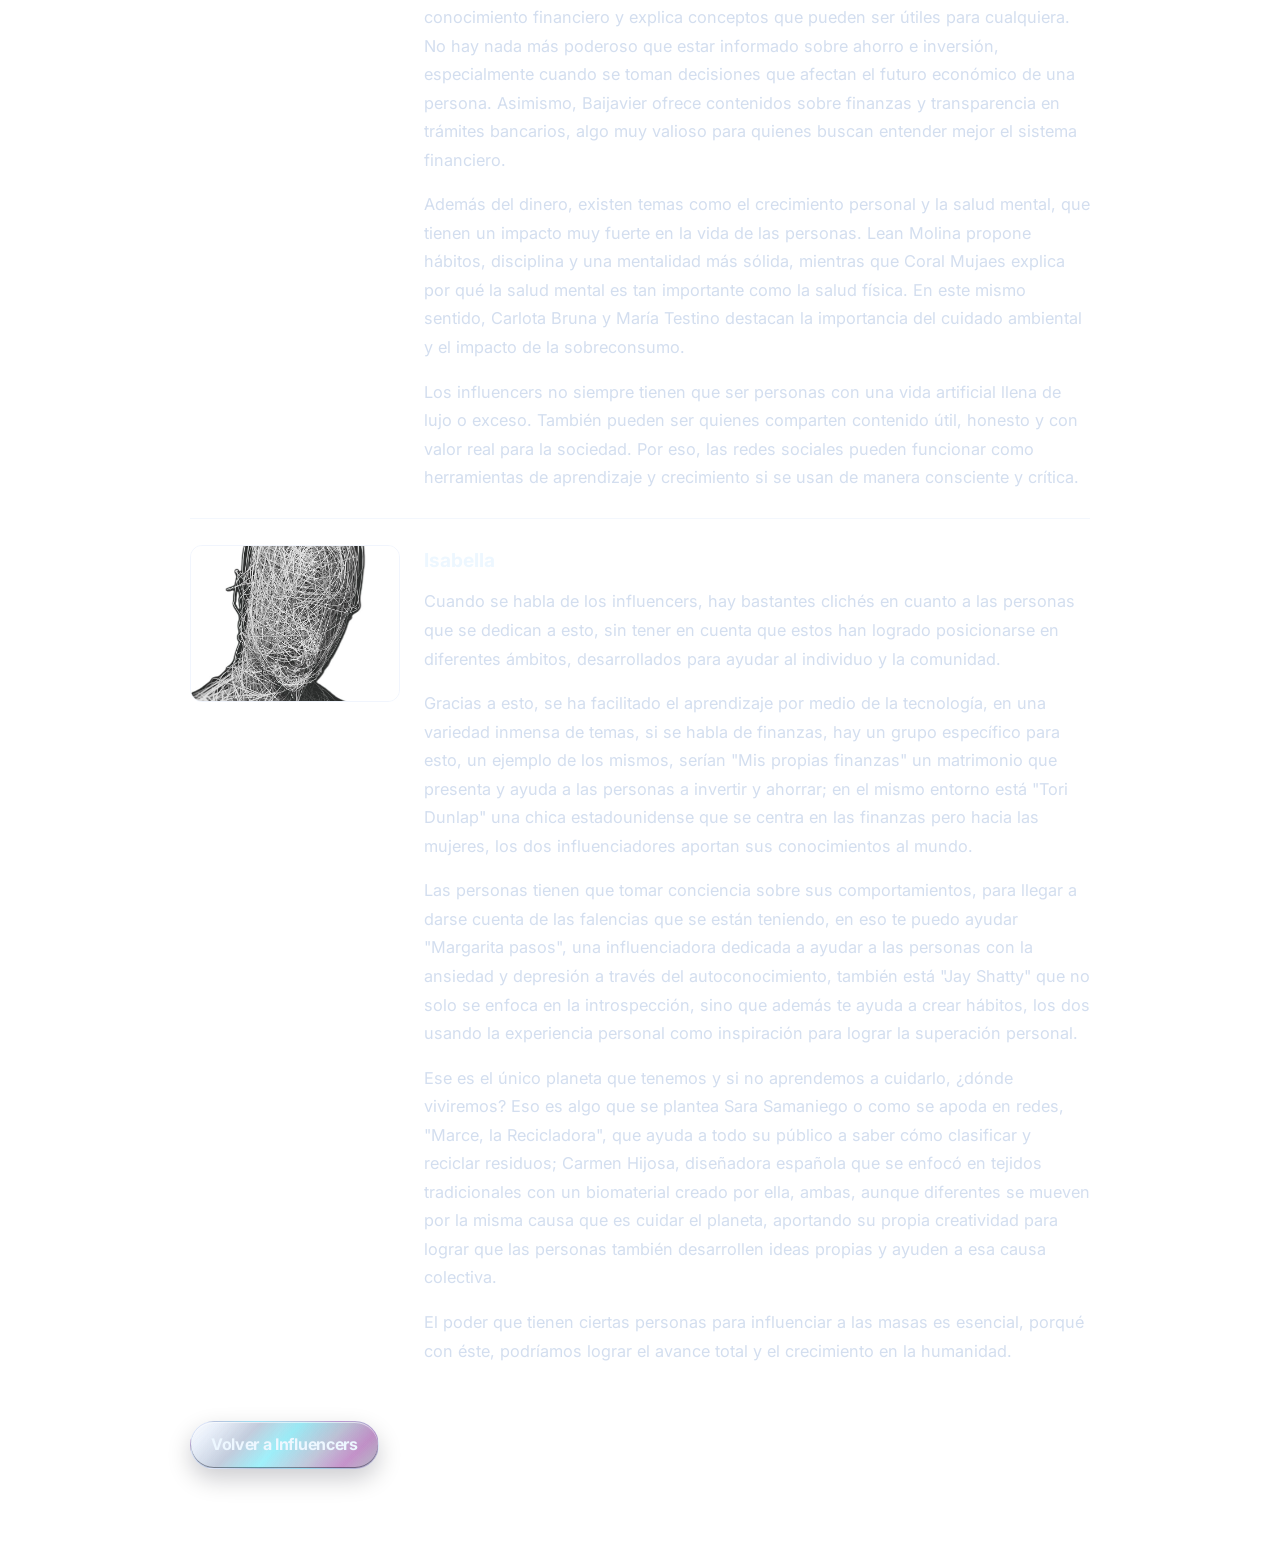
<file: tesis-influencers.html>
<!DOCTYPE html>
<html lang="es">
  <head>
    <meta charset="UTF-8" />
    <meta name="viewport" content="width=device-width, initial-scale=1.0" />
    <meta name="description" content="Tesis general y argumentos individuales sobre influencers, aprendizaje y emprendimiento." />
    <meta name="theme-color" content="#050918" />
    <title>Tesis sobre influencers | Más allá del feed</title>
    <link rel="preconnect" href="https://fonts.googleapis.com" />
    <link rel="preconnect" href="https://fonts.gstatic.com" crossorigin />
    <link href="https://fonts.googleapis.com/css2?family=Inter:wght@400;500;600;700;800;900&family=Oswald:wght@400;500;600;700&display=swap" rel="stylesheet" />
    <link rel="icon" href="assets/logo.svg" type="image/svg+xml" />
    <link rel="stylesheet" href="css/styles.css" />
  </head>
  <body class="article-page thesis-reading-page">
    <header class="site-header article-header">
      <div class="container nav-wrap">
        <a class="brand" href="index.html#influencer-project" aria-label="Volver a Influencers">
          <img src="assets/logo.svg" alt="Símbolo gráfico de DosCaras.IA" />
          <span>Más allá del feed</span>
        </a>
      </div>
    </header>

    <main class="thesis-reading-main">
      <div class="container">
        <div class="thesis-reading-shell">
          <header class="thesis-reading-header">
            <p class="eyebrow accent">Más allá del feed · Influencers</p>
            <h1>Tesis sobre influencers</h1>
            <p>Argumentos del equipo sobre aprendizaje, desarrollo personal y emprendimiento.</p>
          </header>

          <section class="thesis-reading-general" aria-labelledby="thesis-general-title">
            <p class="eyebrow accent">Tesis general</p>
            <h2 id="thesis-general-title">Tesis general</h2>
            <p class="thesis-reading-note" id="thesis-general-note"></p>
            <div class="thesis-reading-copy" id="thesis-general-copy"></div>
          </section>

          <section class="thesis-reading-individuals" aria-labelledby="thesis-individuals-title">
            <h2 id="thesis-individuals-title">Las tesis individuales del equipo</h2>
            <div id="thesis-member-list"></div>
          </section>

          <a class="button secondary thesis-reading-return" href="index.html#influencer-project">Volver a Influencers</a>
        </div>
      </div>
    </main>

    <a class="button secondary home-return-button" href="index.html#inicio" aria-label="Volver al inicio de la página principal">Volver al inicio</a>
    <script src="js/influencer-theses-data.js"></script>
    <script src="js/theses-page.js"></script>
    <script src="js/language.js"></script>
  </body>
</html>
</file>
<file: css/styles.css>
:root {
  --bg: #050918;
  --bg-deep: #0a1020;
  --panel: rgba(11, 20, 48, 0.82);
  --panel-strong: #0b1430;
  --panel-soft: #111d3b;
  --cyan: #20ddf5;
  --electric: #367bff;
  --violet: #873cff;
  --magenta: #f13dda;
  --text: #edf7ff;
  --muted: #a9b8d7;
  --line: rgba(144, 167, 224, 0.24);
  --shadow: rgba(13, 18, 31, 0.7);
  --radius: 24px;
  --container: min(1180px, calc(100vw - 48px));
  --hero-atmosphere: linear-gradient(
    135deg,
    rgba(135, 60, 255, 0.22),
    transparent 32%,
    rgba(32, 221, 245, 0.12)
  );
  --page-background:
    var(--hero-atmosphere),
    radial-gradient(circle at top left, rgba(135, 60, 255, 0.23), transparent 20%),
    radial-gradient(circle at top right, rgba(32, 221, 245, 0.14), transparent 26%),
    linear-gradient(180deg, #050918 0%, #091225 100%);
  --chrome-edge: linear-gradient(
    135deg,
    rgba(255, 255, 255, 0.82) 0%,
    rgba(192, 210, 238, 0.36) 12%,
    rgba(70, 99, 148, 0.34) 30%,
    rgba(32, 221, 245, 0.44) 48%,
    rgba(142, 151, 205, 0.32) 68%,
    rgba(241, 61, 218, 0.4) 84%,
    rgba(255, 255, 255, 0.58) 100%
  );
  --glass-surface: linear-gradient(
    145deg,
    rgba(219, 234, 255, 0.1),
    rgba(37, 58, 98, 0.2) 30%,
    rgba(8, 15, 31, 0.74) 76%,
    rgba(32, 221, 245, 0.055)
  );
  --glass-shadow: inset 0 1px 0 rgba(255, 255, 255, 0.16),
    inset 0 -1px 0 rgba(7, 11, 25, 0.72),
    0 18px 38px rgba(2, 6, 16, 0.3);
}

* {
  box-sizing: border-box;
}

html {
  scroll-behavior: smooth;
}

body {
  margin: 0;
  background: var(--page-background);
  background-attachment: fixed;
  color: var(--text);
  font-family: "Inter", sans-serif;
  line-height: 1.6;
}

body::before {
  content: "";
  position: fixed;
  inset: 0;
  background-image: linear-gradient(rgba(255, 255, 255, 0.012) 1px, transparent 1px),
    linear-gradient(90deg, rgba(255, 255, 255, 0.009) 1px, transparent 1px);
  background-size: 32px 32px;
  pointer-events: none;
  opacity: 0.45;
}

img {
  max-width: 100%;
  display: block;
}

a {
  color: inherit;
  text-decoration: none;
}

button,
input,
textarea,
select {
  font: inherit;
}

button {
  cursor: pointer;
}

:focus-visible {
  outline: 2px solid var(--cyan);
  outline-offset: 3px;
}

.sr-only {
  position: absolute;
  width: 1px;
  height: 1px;
  padding: 0;
  margin: -1px;
  overflow: hidden;
  clip: rect(0, 0, 0, 0);
  white-space: nowrap;
  border: 0;
}

.page-shell {
  position: relative;
  overflow-x: hidden;
}

.container {
  width: var(--container);
  margin: 0 auto;
}

.section-frame {
  padding: 96px 0;
  position: relative;
}

.eyebrow {
  margin: 0 0 14px;
  font-size: 0.7rem;
  letter-spacing: 0.22em;
  text-transform: uppercase;
  color: var(--cyan);
  font-weight: 700;
}

.eyebrow.accent {
  color: var(--cyan);
}

.influencer-map-section {
  padding-top: 28px;
}

.section-head-inline {
  display: flex;
  align-items: flex-end;
  justify-content: space-between;
  gap: 16px;
  margin-bottom: 22px;
}

.influencer-map-card {
  position: relative;
  display: grid;
  gap: 24px;
  padding: 24px;
  border: 1px solid rgba(198, 214, 245, 0.34);
  border-radius: 30px;
  background:
    linear-gradient(140deg, rgba(231, 241, 255, 0.09), transparent 32%),
    linear-gradient(155deg, rgba(13, 21, 42, 0.88), rgba(8, 13, 25, 0.9));
  box-shadow:
    inset 0 1px 0 rgba(255, 255, 255, 0.18),
    0 22px 40px rgba(2, 6, 16, 0.32);
  overflow: hidden;
  color: var(--text);
  transition: transform 0.2s ease, border-color 0.2s ease, box-shadow 0.2s ease;
}

.influencer-map-card::before {
  content: "";
  position: absolute;
  inset: 0;
  background: linear-gradient(135deg, rgba(32, 221, 245, 0.1), transparent 34%, rgba(241, 61, 218, 0.1), transparent 68%, rgba(36, 192, 148, 0.1));
  pointer-events: none;
}

.influencer-map-card > * {
  position: relative;
  z-index: 1;
}

.influencer-map-card:hover,
.influencer-map-card:focus-visible {
  border-color: rgba(216, 233, 255, 0.66);
  box-shadow:
    inset 0 1px 0 rgba(255, 255, 255, 0.24),
    0 26px 48px rgba(2, 6, 16, 0.44),
    0 0 26px rgba(67, 228, 239, 0.12);
}

.map-card-badge {
  display: inline-flex;
  align-items: center;
  gap: 8px;
  width: fit-content;
  padding: 8px 12px;
  border: 1px solid rgba(154, 175, 231, 0.35);
  border-radius: 999px;
  background: rgba(7, 15, 29, 0.6);
  color: #dfefff;
  font-size: 0.76rem;
  font-weight: 700;
  letter-spacing: 0.12em;
  text-transform: uppercase;
}

.map-card-badge svg {
  width: 16px;
  height: 16px;
  fill: currentColor;
}

.map-visual {
  position: relative;
  min-height: 250px;
  border: 1px solid rgba(202, 223, 249, 0.28);
  border-radius: 24px;
  background:
    radial-gradient(circle at center, rgba(32, 221, 245, 0.18), transparent 28%),
    linear-gradient(180deg, rgba(18, 31, 58, 0.78), rgba(7, 12, 22, 0.92));
  overflow: hidden;
}

.map-arc {
  position: absolute;
  inset: 18% 20%;
  border: 1px solid rgba(140, 167, 228, 0.38);
  border-radius: 50%;
}

.map-arc.arc-two {
  inset: 28% 30%;
  border-color: rgba(241, 61, 218, 0.35);
}

.map-node {
  position: absolute;
  display: inline-flex;
  align-items: center;
  justify-content: center;
  padding: 7px 12px;
  border: 1px solid rgba(143, 167, 224, 0.26);
  border-radius: 999px;
  background: rgba(8, 15, 30, 0.78);
  color: #f0f6ff;
  font-size: 0.72rem;
  font-weight: 700;
  letter-spacing: 0.08em;
  text-transform: uppercase;
  box-shadow: 0 10px 24px rgba(2, 6, 16, 0.24);
}

.map-node.node-sustainability {
  left: 10%;
  top: 22%;
  color: #9af8ad;
  border-color: rgba(83, 219, 126, 0.45);
}

.map-node.node-growth {
  right: 10%;
  top: 20%;
  color: #ffd67d;
  border-color: rgba(246, 175, 62, 0.5);
}

.map-node.node-finance {
  left: 24%;
  bottom: 18%;
  color: #88dbff;
  border-color: rgba(72, 168, 255, 0.5);
}

.map-node.node-core {
  left: 50%;
  top: 50%;
  transform: translate(-50%, -50%);
  color: #f8faff;
  border-color: rgba(202, 223, 250, 0.42);
  background: linear-gradient(135deg, rgba(32, 221, 245, 0.24), rgba(138, 115, 255, 0.2));
}

.map-card-copy {
  display: grid;
  gap: 14px;
}

.map-card-copy h3 {
  margin: 0;
  font-size: clamp(1.7rem, 2.6vw, 2.5rem);
  line-height: 1.08;
  letter-spacing: -0.05em;
}

.map-card-copy p {
  margin: 0;
  color: var(--muted);
  max-width: 60ch;
}

.map-link {
  display: inline-flex;
  align-items: center;
  gap: 6px;
  width: fit-content;
  font-weight: 700;
  color: #dff6ff;
}

.influencer-hero-container {
  display: grid;
  gap: 14px;
}

.influencer-intro {
  max-width: 760px;
  margin: 0;
  color: var(--muted);
  font-size: 1.08rem;
}

.category-stack {
  display: grid;
  gap: 36px;
}

.profile-category {
  position: relative;
  padding: 28px;
  border: 1px solid rgba(211, 225, 248, 0.26);
  border-radius: 28px;
  background: linear-gradient(150deg, rgba(233, 242, 255, 0.07), rgba(10, 18, 35, 0.82));
  box-shadow: inset 0 1px 0 rgba(255, 255, 255, 0.13), 0 18px 30px rgba(2, 6, 16, 0.24);
  overflow: hidden;
}

.profile-category::before {
  content: "";
  position: absolute;
  inset: 0;
  pointer-events: none;
  background: linear-gradient(120deg, rgba(255,255,255,0.06), transparent 38%);
}

.profile-category > * {
  position: relative;
  z-index: 1;
}

.profile-category.green {
  border-color: rgba(87, 218, 146, 0.32);
  background: linear-gradient(150deg, rgba(34, 56, 42, 0.24), rgba(10, 18, 35, 0.82));
}

.profile-category.orange {
  border-color: rgba(255, 182, 78, 0.32);
  background: linear-gradient(150deg, rgba(72, 42, 18, 0.22), rgba(10, 18, 35, 0.82));
}

.profile-category.blue {
  border-color: rgba(80, 180, 255, 0.28);
  background: linear-gradient(150deg, rgba(24, 49, 74, 0.24), rgba(10, 18, 35, 0.82));
}

.category-heading {
  display: flex;
  align-items: center;
  gap: 18px;
  margin-bottom: 22px;
}

.category-icon {
  display: grid;
  place-items: center;
  width: 56px;
  height: 56px;
  border-radius: 16px;
  background: rgba(8, 15, 30, 0.78);
  border: 1px solid rgba(229, 238, 255, 0.26);
  color: #f6fbff;
}

.category-icon svg {
  width: 24px;
  height: 24px;
  fill: currentColor;
}

.category-heading h2,
.category-heading h5 {
  margin: 0;
  font-size: clamp(1.8rem, 3vw, 2.5rem);
  letter-spacing: -0.04em;
}

.profile-grid {
  display: grid;
  grid-template-columns: repeat(2, minmax(0, 1fr));
  gap: 22px;
}

.profile-card {
  display: grid;
  grid-template-columns: 180px minmax(0, 1fr);
  overflow: hidden;
  border-radius: 22px;
  border: 1px solid rgba(213, 227, 250, 0.26);
  background: linear-gradient(145deg, rgba(230, 240, 255, 0.07), rgba(9, 16, 30, 0.82));
  box-shadow: inset 0 1px 0 rgba(255, 255, 255, 0.12), 0 16px 28px rgba(2, 6, 16, 0.2);
}

.profile-card-green {
  border-color: rgba(120, 225, 175, 0.26);
}

.profile-card-orange {
  border-color: rgba(255, 190, 90, 0.26);
}

.profile-card-blue {
  border-color: rgba(110, 196, 255, 0.26);
}

.profile-visual {
  position: relative;
  min-height: 220px;
  background: rgba(7, 13, 24, 0.88);
}

.profile-visual img {
  width: 100%;
  height: 100%;
  object-fit: cover;
}

.profile-content {
  padding: 18px 18px 20px;
}

.profile-header {
  display: grid;
  gap: 8px;
  margin-bottom: 12px;
}

.profile-tag {
  width: fit-content;
  padding: 6px 9px;
  border-radius: 999px;
  border: 1px solid rgba(203, 220, 247, 0.3);
  background: rgba(8, 15, 30, 0.7);
  color: var(--text);
  font-size: 0.7rem;
  font-weight: 700;
  letter-spacing: 0.12em;
  text-transform: uppercase;
}

.profile-card-green .profile-tag {
  color: #b5f8cb;
  border-color: rgba(97, 230, 147, 0.4);
}

.profile-card-orange .profile-tag {
  color: #ffd898;
  border-color: rgba(255, 175, 69, 0.38);
}

.profile-card-blue .profile-tag {
  color: #b9e6ff;
  border-color: rgba(98, 180, 255, 0.38);
}

.profile-content h3,
.profile-content h5 {
  margin: 0;
  font-size: clamp(1.4rem, 2vw, 1.9rem);
  line-height: 1.15;
  letter-spacing: -0.04em;
}

.profile-content p,
.profile-content li {
  color: #d5e4f7;
}

.profile-content p {
  margin: 0 0 12px;
  line-height: 1.68;
}

.profile-content ul {
  margin: 0;
  padding-left: 18px;
  display: grid;
  gap: 8px;
}

.profile-links {
  display: flex;
  flex-wrap: wrap;
  gap: 10px;
  margin-top: 18px;
}

.profile-links a,
.profile-open {
  display: inline-flex;
  align-items: center;
  justify-content: center;
  min-height: 38px;
  padding: 0 14px;
  border: 1px solid rgba(198, 214, 245, 0.32);
  border-radius: 999px;
  background: rgba(7, 15, 29, 0.7);
  color: #edf5ff;
  font-size: 0.82rem;
  font-weight: 600;
  line-height: 1.2;
  transition: border-color 0.2s ease, transform 0.2s ease;
}

.profile-open {
  width: fit-content;
  justify-self: start;
}

.profile-links a:hover,
.profile-links a:focus-visible,
.profile-open:hover,
.profile-open:focus-visible {
  border-color: rgba(226, 240, 255, 0.72);
  transform: translateY(-1px);
}

.site-header {
  position: sticky;
  top: 0;
  z-index: 30;
  background: rgba(5, 9, 24, 0.7);
  backdrop-filter: blur(14px);
  border-bottom: 1px solid var(--line);
}

.nav-wrap {
  display: flex;
  align-items: center;
  justify-content: space-between;
  min-height: 74px;
  gap: 20px;
}

.brand {
  display: inline-flex;
  align-items: center;
  gap: 12px;
  font-weight: 700;
  letter-spacing: -0.04em;
  perspective: 500px;
}

.brand img {
  width: 32px;
  height: 44px;
  flex: 0 0 auto;
  filter: drop-shadow(0 0 5px rgba(32, 221, 245, 0.22));
}

.brand span {
  display: inline-block;
  transform: translateZ(0) rotateX(0) rotateY(0);
  transform-style: preserve-3d;
  transition: transform 0.35s ease, text-shadow 0.35s ease;
}

.brand:hover span,
.brand:focus-visible span {
  transform: translateZ(14px) rotateX(8deg) rotateY(-12deg);
  text-shadow: 2px 3px 0 rgba(32, 221, 245, 0.4), -2px -2px 0 rgba(241, 61, 218, 0.28);
}

.main-nav {
  display: flex;
  align-items: center;
  gap: 26px;
  font-size: 0.92rem;
  color: var(--muted);
}

.main-nav a {
  position: relative;
  transition: color 0.25s ease;
}

.main-nav a::after {
  content: "";
  position: absolute;
  left: 0;
  bottom: -9px;
  width: 100%;
  height: 1px;
  background: linear-gradient(90deg, var(--cyan), var(--magenta));
  transform: scaleX(0);
  transform-origin: center;
  transition: transform 0.25s ease;
}

.main-nav a:hover,
.main-nav a:focus-visible {
  color: var(--text);
}

.main-nav a:hover::after,
.main-nav a:focus-visible::after {
  transform: scaleX(1);
}

.menu-toggle {
  display: none;
  background: transparent;
  border: 1px solid var(--line);
  border-radius: 12px;
  width: 46px;
  height: 46px;
  padding: 10px;
  position: relative;
}

.menu-toggle span {
  display: block;
  width: 100%;
  height: 2px;
  background: var(--text);
  border-radius: 999px;
  margin: 5px 0;
}

.hero {
  position: relative;
  padding: 72px 0 62px;
}

.hero::before {
  content: "";
  position: absolute;
  inset: 0;
  pointer-events: none;
}

.hero-grid {
  position: relative;
  display: grid;
  grid-template-columns: 1.05fr 1fr;
  gap: 32px;
  align-items: center;
}

.hero-copy {
  position: relative;
  z-index: 1;
}

.hero-copy .eyebrow {
  font-size: 0.76rem;
}

.chrome-title {
  position: relative;
  margin: 0;
  color: rgba(250, 251, 255, 0.92);
  font-family: "Oswald", sans-serif;
  font-size: clamp(4rem, 7vw, 8.6rem);
  line-height: 0.9;
  letter-spacing: -0.05em;
  font-weight: 700;
  text-transform: uppercase;
  text-shadow: 0 1px 0 rgba(255,255,255,0.65), 0 2px 0 rgba(166,175,255,0.55), 0 16px 30px rgba(18, 25, 50, 0.8), 0 0 24px rgba(135,60,255,0.3);
  background: linear-gradient(180deg, #ffffff 0%, #d5d8ff 16%, #8aaef7 32%, #ffffff 52%, #9fa8d6 68%, #6b8df4 82%, #d5d6ff 100%);
  -webkit-background-clip: text;
  background-clip: text;
  color: transparent;
  filter: drop-shadow(0 16px 26px rgba(54, 123, 255, 0.25));
  transform: translateY(0);
  transform-style: preserve-3d;
  transition: transform 0.15s ease-out;
  animation: chromeReveal 1.1s ease-out both;
}

.chrome-title::before {
  content: attr(data-glitch);
  position: absolute;
  inset: 0;
  background: linear-gradient(90deg, rgba(255,255,255,0.14), rgba(32,221,245,0.18), rgba(255,255,255,0.14));
  mix-blend-mode: screen;
  opacity: 0.65;
  transform: translateX(-16px);
  clip-path: polygon(0 0, 100% 0, 100% 52%, 0 54%);
  animation: shinePass 2.6s ease-out 0.4s 1 both;
}

.hero-section-map {
  max-width: 510px;
  margin-top: 18px;
}

.hero-map-label {
  display: flex;
  align-items: center;
  gap: 8px;
  margin-bottom: 5px;
  color: #d9e6ff;
  font-size: 0.72rem;
  font-weight: 700;
  letter-spacing: 0.14em;
}

.hero-map-label i {
  width: 24px;
  height: 1px;
  background: linear-gradient(90deg, var(--cyan), transparent);
}

.hero-map-network {
  position: relative;
  display: grid;
  grid-template-columns: repeat(3, minmax(0, 1fr));
  grid-template-rows: repeat(3, minmax(34px, auto));
  align-items: center;
  justify-items: center;
  gap: 14px 4px;
  counter-reset: hero-map-step;
}

.hero-map-connections {
  position: absolute;
  inset: 0;
  width: 100%;
  height: 100%;
  overflow: visible;
  pointer-events: none;
}

.hero-map-connections path {
  fill: none;
  stroke: rgba(104, 142, 224, 0.43);
  stroke-width: 1;
  vector-effect: non-scaling-stroke;
}

.hero-map-connections circle {
  fill: var(--cyan);
  filter: drop-shadow(0 0 3px rgba(32, 221, 245, 0.8));
}

.hero-map-node {
  position: relative;
  z-index: 1;
  display: inline-flex;
  min-width: 0;
  min-height: 32px;
  flex-direction: column;
  align-items: center;
  justify-content: center;
  gap: 3px;
  padding: 4px 9px;
  border: 1px solid rgba(144, 167, 224, 0.3);
  border-radius: 999px;
  background: rgba(7, 14, 32, 0.9);
  color: #d9e6ff;
  font-size: clamp(0.72rem, 0.82vw, 0.76rem);
  line-height: 1.15;
  text-align: center;
  text-wrap: balance;
  transition: border-color 0.2s ease, color 0.2s ease, box-shadow 0.2s ease, transform 0.2s ease;
}

.hero-map-node::before {
  counter-increment: hero-map-step;
  content: counter(hero-map-step, decimal-leading-zero);
  color: var(--cyan);
  font-size: 0.58rem;
  font-weight: 800;
  letter-spacing: 0.08em;
  line-height: 1;
}

.hero-map-node:hover,
.hero-map-node:focus-visible {
  transform: translateY(-1px);
}

.node-home:hover,
.node-home:focus-visible {
  border-color: var(--cyan);
  box-shadow: 0 0 14px rgba(32, 221, 245, 0.2);
}

.node-news:hover,
.node-news:focus-visible,
.node-ai:hover,
.node-ai:focus-visible {
  border-color: var(--electric);
  box-shadow: 0 0 14px rgba(54, 123, 255, 0.22);
}

.node-current:hover,
.node-current:focus-visible {
  border-color: var(--cyan);
  box-shadow: 0 0 14px rgba(32, 221, 245, 0.2);
}

.node-tech:hover,
.node-tech:focus-visible,
.node-about:hover,
.node-about:focus-visible {
  border-color: var(--violet);
  box-shadow: 0 0 14px rgba(135, 60, 255, 0.22);
}

.node-opinion:hover,
.node-opinion:focus-visible {
  border-color: var(--magenta);
  box-shadow: 0 0 14px rgba(241, 61, 218, 0.2);
}

.node-influencers:hover,
.node-influencers:focus-visible,
.node-gallery:hover,
.node-gallery:focus-visible {
  border-color: var(--magenta);
  box-shadow: 0 0 14px rgba(241, 61, 218, 0.2);
}

.hero-map-node:focus-visible {
  outline-color: var(--cyan);
  outline-offset: 3px;
}

@keyframes chromeReveal {
  0% {
    opacity: 0;
    transform: translateY(18px) scale(0.97);
    filter: blur(10px);
  }
  100% {
    opacity: 1;
    transform: translateY(0) scale(1);
    filter: drop-shadow(0 16px 26px rgba(54, 123, 255, 0.25));
  }
}

@keyframes shinePass {
  0% {
    transform: translateX(-20px);
    opacity: 0;
  }
  18% {
    opacity: 0.85;
  }
  100% {
    opacity: 0;
    transform: translateX(16px);
  }
}

.lead {
  max-width: 540px;
  margin: 22px 0 0;
  color: var(--muted);
  font-size: clamp(1.05rem, 1.35vw, 1.4rem);
}

.hero-actions,
.closing-actions {
  display: flex;
  flex-wrap: wrap;
  gap: 14px;
  margin-top: 30px;
}

.button {
  position: relative;
  display: inline-flex;
  align-items: center;
  justify-content: center;
  min-height: 48px;
  border-radius: 999px;
  padding: 0 20px;
  border: 1px solid transparent;
  font-weight: 700;
  letter-spacing: -0.02em;
  transition: transform 0.2s ease, box-shadow 0.2s ease, border-color 0.2s ease;
}

.button:hover,
.button:focus-visible {
  transform: translateY(-1px);
}

.button.primary {
  background: linear-gradient(135deg, var(--cyan), #6dc8ff 20%, #8b7dff 60%, var(--magenta));
  color: #01060f;
  box-shadow: 0 18px 30px rgba(32, 221, 245, 0.18);
}

.button.secondary {
  background: rgba(255, 255, 255, 0.02);
  border-color: var(--line);
  color: var(--text);
}

.button.home-return-button {
  position: fixed;
  right: clamp(16px, 3vw, 32px);
  bottom: max(16px, env(safe-area-inset-bottom));
  z-index: 40;
  width: auto;
  min-height: 46px;
  padding: 0 18px;
  border-color: rgba(32, 221, 245, 0.56);
  background:
    linear-gradient(120deg, rgba(232, 241, 255, 0.12), rgba(255, 255, 255, 0.025) 44%, rgba(20, 40, 73, 0.32)),
    var(--chrome-edge);
  box-shadow: 0 12px 30px rgba(1, 5, 16, 0.42);
  backdrop-filter: blur(14px);
  -webkit-backdrop-filter: blur(14px);
}

.button-small {
  min-height: 38px;
  padding: 0 14px;
  font-size: 0.78rem;
}

.hero-visual {
  position: relative;
  z-index: 1;
  display: flex;
  justify-content: center;
}

.visual-frame {
  position: relative;
  width: min(100%, 560px);
  aspect-ratio: 1.08;
  border-radius: 34px;
  border: 1px solid rgba(155, 176, 235, 0.24);
  overflow: hidden;
  background:
    radial-gradient(circle at 65% 24%, rgba(243, 82, 221, 0.22), transparent 18%),
    radial-gradient(circle at 22% 62%, rgba(32, 221, 245, 0.18), transparent 16%),
    linear-gradient(135deg, rgba(9, 13, 26, 0.96), rgba(13, 20, 42, 0.98));
  box-shadow: inset 0 0 0 1px rgba(255,255,255,0.04), 0 22px 50px rgba(4, 10, 18, 0.72);
  transform: perspective(1200px) rotateX(0deg) rotateY(0deg) scale(1);
  transition: transform 0.15s ease-out;
}

.visual-frame::before,
.visual-frame::after {
  content: "";
  position: absolute;
  inset: 0;
  pointer-events: none;
}

.visual-frame::before {
  background: linear-gradient(120deg, rgba(255,255,255,0.12), transparent 30%, transparent 72%, rgba(70, 101, 255, 0.18));
}

.visual-frame::after {
  background: repeating-linear-gradient(
    180deg,
    rgba(255,255,255,0.03),
    rgba(255,255,255,0.03) 1px,
    transparent 1px,
    transparent 5px
  );
  opacity: 0.5;
}

.scene-glow {
  position: absolute;
  border-radius: 50%;
  filter: blur(30px);
  opacity: 0.6;
}

.glow-one {
  width: 300px;
  height: 300px;
  background: rgba(135, 60, 255, 0.32);
  top: 16%;
  left: 12%;
}

.glow-two {
  width: 260px;
  height: 260px;
  background: rgba(32, 221, 245, 0.22);
  right: 12%;
  bottom: 14%;
}

.signal {
  position: absolute;
  border-radius: 50%;
  border: 1px solid rgba(255, 255, 255, 0.14);
  opacity: 0.8;
}

.signal-a {
  width: 280px;
  height: 280px;
  top: 18%;
  right: 16%;
}

.signal-b {
  width: 180px;
  height: 180px;
  bottom: 12%;
  left: 18%;
}

.portrait-block {
  position: absolute;
  inset: auto 8% 4% 12%;
  height: 77%;
  border-radius: 26px;
  background: linear-gradient(160deg, rgba(17, 29, 59, 0.16), rgba(5, 7, 12, 0.2));
  border: 1px solid rgba(163, 187, 255, 0.1);
}

.portrait-head {
  position: absolute;
  width: 120px;
  height: 120px;
  top: 16%;
  left: 48%;
  transform: translateX(-50%);
  border-radius: 50%;
  background: linear-gradient(135deg, rgba(221, 222, 255, 0.96), rgba(142, 164, 223, 0.55));
  box-shadow: 0 0 40px rgba(255,255,255,0.08);
}

.portrait-body {
  position: absolute;
  width: 260px;
  height: 220px;
  left: 50%;
  bottom: 14%;
  transform: translateX(-50%);
  border-radius: 32% 32% 18% 18%;
  background: linear-gradient(180deg, rgba(125, 138, 202, 0.88), rgba(24, 33, 58, 0.9));
  box-shadow: inset 0 0 0 1px rgba(255,255,255,0.1), 0 28px 45px rgba(0,0,0,0.26);
}

.screen-panel {
  position: absolute;
  border-radius: 16px;
  border: 1px solid rgba(179, 196, 255, 0.24);
  background: linear-gradient(180deg, rgba(9, 17, 31, 0.9), rgba(23, 35, 61, 0.82));
  box-shadow: inset 0 0 0 1px rgba(255,255,255,0.04), 0 18px 25px rgba(7, 8, 12, 0.28);
}

.panel-one {
  width: 180px;
  height: 112px;
  right: 10%;
  top: 12%;
}

.panel-two {
  width: 150px;
  height: 92px;
  left: 8%;
  top: 26%;
}

.panel-three {
  width: 90px;
  height: 90px;
  left: 16%;
  bottom: 20%;
  background: linear-gradient(135deg, rgba(32,221,245,0.15), rgba(135,60,255,0.12));
}

.section-head {
  margin-bottom: 30px;
}

.section-head h2 {
  margin: 0;
  font-size: clamp(2.4rem, 3vw, 4rem);
  line-height: 0.98;
  letter-spacing: -0.06em;
}

.editorial-head {
  display: flex;
  flex-direction: column;
  align-items: flex-start;
}

.about-grid {
  display: grid;
  grid-template-columns: 0.9fr 1.1fr;
  gap: 28px;
  align-items: start;
}

.about-copy p,
.mission-box p,
.feature-copy p,
.value-card p,
.story-copy p,
.network-copy p,
.closing-copy p,
.site-footer p,
.article-body p,
.article-kicker {
  color: var(--muted);
}

.about-copy p {
  max-width: 540px;
  margin: 0;
  font-size: 1.08rem;
}

.mission-vision {
  display: grid;
  gap: 18px;
}

.mission-box {
  padding: 22px 24px 18px;
  border: 1px solid var(--line);
  border-left: 2px solid var(--cyan);
  border-radius: 18px;
  background: rgba(17, 29, 59, 0.34);
  box-shadow: inset 0 1px 0 rgba(255,255,255,0.02);
}

.label {
  display: inline-block;
  color: var(--cyan);
  text-transform: uppercase;
  letter-spacing: 0.14em;
  font-weight: 700;
  font-size: 0.7rem;
  margin-bottom: 10px;
}

.mission-box p {
  margin: 0;
}

.values-grid {
  margin-top: 28px;
  display: grid;
  grid-template-columns: repeat(4, minmax(0, 1fr));
  gap: 18px;
}

.value-card {
  padding: 22px 18px 18px;
  border-radius: var(--radius);
  background: linear-gradient(180deg, rgba(11,20,48,0.7), rgba(12,17,32,0.95));
  border: 1px solid rgba(161, 176, 231, 0.2);
  box-shadow: inset 0 1px 0 rgba(255,255,255,0.04), 0 22px 30px rgba(3,5,12,0.28);
}

.value-card h3,
.value-card h4 {
  margin: 12px 0 10px;
  font-size: 1.3rem;
}

.value-card p {
  margin: 0;
  font-size: 0.95rem;
}

.value-index {
  display: inline-block;
  color: var(--cyan);
  font-size: 0.76rem;
  letter-spacing: 0.2em;
  font-weight: 700;
}

.editorial-layout {
  display: grid;
  grid-template-columns: minmax(0, 1fr);
  gap: 22px;
  align-items: stretch;
}

.story-panel {
  position: relative;
  overflow: hidden;
  border: 1px solid rgba(158, 180, 235, 0.2);
  border-radius: 28px;
  background: rgba(10, 17, 32, 0.7);
  box-shadow: inset 0 1px 0 rgba(255,255,255,0.02);
  transition: transform 0.25s ease, border-color 0.25s ease, box-shadow 0.25s ease;
}

.story-panel:hover,
.story-panel:focus-within {
  transform: translateY(-3px);
  border-color: rgba(32, 221, 245, 0.35);
  box-shadow: 0 16px 32px rgba(16, 21, 35, 0.35);
}

.feature-story a,
.story-mini a {
  display: block;
  width: 100%;
  height: 100%;
}

.story-image,
.story-thumb,
.feature-scene,
.closing-scene,
.article-hero-art {
  position: relative;
  overflow: hidden;
  background-size: cover;
  background-position: center;
}

.story-image {
  min-height: 360px;
  background:
    linear-gradient(180deg, rgba(11, 16, 30, 0.08), rgba(11, 16, 30, 0.6)),
    radial-gradient(circle at 35% 25%, rgba(243, 82, 221, 0.45), transparent 20%),
    radial-gradient(circle at 70% 55%, rgba(32, 221, 245, 0.3), transparent 20%),
    linear-gradient(120deg, #0d1430, #111c3e 40%, #090d19 100%);
}

.story-image::before,
.story-thumb::before,
.feature-scene::before,
.closing-scene::before,
.article-hero-art::before {
  content: "";
  position: absolute;
  inset: 0;
  background: linear-gradient(135deg, rgba(255,255,255,0.12), transparent 36%, rgba(32,221,245,0.08));
}

.story-image::after,
.story-thumb::after,
.feature-scene::after,
.closing-scene::after,
.article-hero-art::after {
  content: "";
  position: absolute;
  right: -10%;
  bottom: -12%;
  width: 60%;
  height: 60%;
  background: radial-gradient(circle, rgba(135,60,255,0.35), transparent 60%);
  filter: blur(12px);
}

.image-feature {
  min-height: 420px;
}

.story-copy {
  padding: 20px 22px 22px;
}

.story-copy h3 {
  margin: 10px 0 8px;
  font-size: clamp(1.35rem, 2vw, 2.2rem);
  line-height: 1.06;
  letter-spacing: -0.05em;
}

.story-copy p {
  margin: 0;
}

.meta-tag {
  display: inline-flex;
  align-items: center;
  border-radius: 999px;
  padding: 6px 10px;
  background: rgba(32, 221, 245, 0.12);
  border: 1px solid rgba(32, 221, 245, 0.2);
  color: var(--cyan);
  font-size: 0.68rem;
  font-weight: 700;
  letter-spacing: 0.08em;
  text-transform: uppercase;
}

.story-link {
  display: inline-flex;
  margin-top: 12px;
  color: var(--text);
  font-weight: 700;
}

.side-stories {
  display: grid;
  grid-template-columns: repeat(3, minmax(0, 1fr));
  gap: 18px;
}

.story-mini {
  display: grid;
  grid-template-columns: minmax(0, 1fr);
  align-content: start;
  min-width: 0;
}

.story-thumb {
  min-height: 190px;
  aspect-ratio: 16 / 9;
  background-size: cover;
  background-position: center;
}

.thumb-one {
  background: linear-gradient(145deg, rgba(32,221,245,0.16), rgba(13,21,39,0.9)),
    linear-gradient(160deg, #1c3a5b, #111b35 56%, #040915);
}

.thumb-two {
  background: linear-gradient(145deg, rgba(135,60,255,0.16), rgba(13,21,39,0.9)),
    linear-gradient(160deg, #34285f, #101b36 52%, #040915);
}

.thumb-three {
  background: linear-gradient(145deg, rgba(241,61,218,0.16), rgba(13,21,39,0.9)),
    linear-gradient(160deg, #3f2651, #121d39 52%, #040915);
}

.story-mini .story-copy {
  padding: 18px 18px 12px;
}

.story-mini .story-copy h3 {
  font-size: 1.15rem;
  letter-spacing: -0.04em;
  margin-top: 8px;
}

.side-stories .story-answer {
  display: block;
  margin-top: 12px;
}

.side-stories .story-answer > p:first-child {
  display: -webkit-box;
  overflow: hidden;
  -webkit-box-orient: vertical;
  -webkit-line-clamp: 3;
}

.side-stories .story-answer > p:not(:first-child) {
  display: none;
}

.story-answer__more {
  display: inline-block;
  margin-top: 8px;
  color: #82eaf6;
  font-size: 0.88rem;
  font-weight: 700;
}

.content-dialog__copy .story-answer {
  display: grid;
  gap: 12px;
  padding: 14px 16px;
  border-left: 3px solid var(--cyan);
  border-radius: 0 10px 10px 0;
  background: rgba(32, 221, 245, 0.08);
}

.content-dialog__copy .story-answer > p:first-child {
  display: block;
  overflow: visible;
  -webkit-line-clamp: unset;
}

.content-dialog__copy .story-answer > p:not(:first-child) {
  display: block;
}

.content-dialog__copy .story-answer__more {
  display: none;
}

.feature-layout {
  display: grid;
  grid-template-columns: minmax(0, 1.2fr) minmax(0, 0.7fr) minmax(180px, 0.38fr);
  gap: 22px;
  align-items: center;
}

.feature-media {
  position: relative;
}

.feature-scene {
  min-height: 440px;
  border-radius: 28px;
  border: 1px solid rgba(155, 176, 235, 0.22);
  background:
    radial-gradient(circle at 25% 20%, rgba(32, 221, 245, 0.2), transparent 18%),
    radial-gradient(circle at 72% 36%, rgba(135, 60, 255, 0.34), transparent 18%),
    linear-gradient(155deg, #0a142a, #111f3d 42%, #05101a 100%);
  box-shadow: 0 28px 45px rgba(7, 10, 18, 0.45);
}

.feature-copy {
  padding: 18px 6px;
}

.feature-copy h2 {
  margin: 0 0 14px;
  font-size: clamp(2.5rem, 3vw, 4rem);
  line-height: 0.94;
  letter-spacing: -0.06em;
}

.feature-meta {
  display: flex;
  justify-content: space-between;
  gap: 14px;
  color: var(--muted);
  font-size: 0.8rem;
  letter-spacing: 0.08em;
  text-transform: uppercase;
  padding-top: 8px;
  margin-bottom: 20px;
}

.related-list {
  display: grid;
  gap: 14px;
}

.related-list article {
  display: flex;
  align-items: baseline;
  gap: 12px;
  padding: 16px 18px;
  border: 1px solid var(--line);
  border-radius: 18px;
  background: rgba(10,16,29,0.54);
}

.related-list span {
  color: var(--cyan);
  font-weight: 800;
  font-size: 0.8rem;
}

.related-list h3 {
  margin: 0;
  font-size: 1.05rem;
  line-height: 1.25;
}

.related-list .related-full {
  display: none;
}

.related-list .related-preview {
  display: -webkit-box;
  overflow: hidden;
  margin: 8px 0 0;
  color: #c0cbe0;
  -webkit-box-orient: vertical;
  -webkit-line-clamp: 3;
}

.content-dialog__copy .related-full {
  display: grid;
  gap: 12px;
  margin-top: 12px;
}

.content-dialog__copy .related-full p {
  margin: 0;
}

.content-dialog__copy .related-preview {
  display: none;
}

.network-layout {
  display: grid;
  grid-template-columns: 0.76fr minmax(0,1.2fr) minmax(180px, 0.46fr);
  gap: 22px;
  align-items: center;
}

.network-copy h2 {
  margin: 0 0 16px;
  font-size: clamp(2.6rem, 3vw, 4rem);
  line-height: 1;
  letter-spacing: -0.06em;
}

.network-visual {
  border-radius: 28px;
  border: 1px solid rgba(160, 176, 224, 0.22);
  background: radial-gradient(circle at center, rgba(32,221,245,0.08), rgba(8,12,20,0.1));
  min-height: 420px;
  display: grid;
  place-items: center;
  overflow: hidden;
}

#network-svg {
  width: 100%;
  height: 100%;
  min-height: 420px;
}

.node {
  cursor: pointer;
  transition: transform 0.2s ease, filter 0.2s ease;
}

.node circle {
  stroke: rgba(255,255,255,0.3);
  stroke-width: 1.5;
}

.node text {
  fill: var(--text);
  font-size: 13px;
  font-family: "Inter", sans-serif;
  text-anchor: middle;
  alignment-baseline: middle;
  pointer-events: none;
}

.node.is-active circle {
  stroke: var(--cyan);
  filter: drop-shadow(0 0 12px rgba(32,221,245,0.85));
}

.network-panel {
  background: rgba(10, 16, 30, 0.66);
  border: 1px solid var(--line);
  border-radius: 20px;
  padding: 20px 18px;
}

.panel-label {
  display: inline-block;
  color: var(--cyan);
  margin-bottom: 10px;
  font-size: 0.72rem;
  letter-spacing: 0.14em;
  text-transform: uppercase;
  font-weight: 700;
}

.network-panel h3 {
  margin: 0 0 8px;
  font-size: 1.75rem;
  letter-spacing: -0.04em;
}

.network-panel p {
  margin: 0;
  color: var(--muted);
}

.opinion-layout {
  display: grid;
  grid-template-columns: 1fr 1.08fr 0.9fr 0.9fr;
  gap: 18px;
  align-items: stretch;
}

.opinion-feature {
  min-height: 290px;
  display: flex;
  align-items: end;
  padding: 20px;
  background:
    linear-gradient(180deg, rgba(10, 15, 21, 0.2), rgba(5, 10, 18, 0.72)),
    radial-gradient(circle at top right, rgba(32,221,245,0.18), transparent 22%),
    linear-gradient(135deg, #101a2d, #0a1020);
}

.opinion-copy {
  width: 100%;
}

.opinion-copy h3 {
  margin: 8px 0 6px;
  font-size: clamp(2rem, 2.4vw, 2.8rem);
  letter-spacing: -0.06em;
  line-height: 1;
}

.quote-panel {
  margin: 0;
  min-height: 290px;
  border-radius: 26px;
  background: linear-gradient(180deg, rgba(17, 29, 59, 0.8), rgba(6, 9, 20, 0.92));
  border: 1px solid rgba(162, 172, 244, 0.22);
  display: grid;
  place-items: center;
  padding: 28px 22px;
  font-size: clamp(1.3rem, 1.8vw, 2.15rem);
  line-height: 1.2;
  letter-spacing: -0.04em;
  color: var(--text);
  text-wrap: balance;
}

.mini-opinion {
  min-height: 290px;
  padding: 20px 18px;
}

.mini-opinion h3 {
  margin: 10px 0 0;
  font-size: 1.5rem;
  line-height: 1.1;
  letter-spacing: -0.04em;
}

.closing-layout {
  display: grid;
  grid-template-columns: minmax(0, 0.95fr) minmax(0, 1.05fr);
  gap: 26px;
  align-items: center;
}

.closing-scene {
  min-height: 420px;
  border-radius: 30px;
  border: 1px solid rgba(160, 176, 224, 0.22);
  background:
    linear-gradient(160deg, rgba(32,221,245,0.08), transparent 26%),
    linear-gradient(120deg, #121a31, #0a1020 45%, #050918 100%);
  box-shadow: 0 28px 46px rgba(6, 9, 16, 0.45);
}

.closing-copy h2 {
  margin: 0 0 14px;
  font-size: clamp(2.7rem, 3.1vw, 5rem);
  line-height: 0.96;
  letter-spacing: -0.06em;
}

.site-footer {
  border-top: 1px solid var(--line);
  padding: 30px 0 40px;
  background: var(--page-background);
  background-attachment: fixed;
}

.footer-grid {
  display: grid;
  grid-template-columns: minmax(0, 1.5fr) minmax(0, 1fr) minmax(0, 0.9fr);
  gap: 18px;
  align-items: start;
}

.footer-brand {
  margin-bottom: 10px;
}

.footer-nav {
  display: flex;
  flex-wrap: wrap;
  gap: 16px 22px;
  color: var(--muted);
}

.footer-meta {
  display: flex;
  flex-direction: column;
  gap: 6px;
  color: var(--muted);
  text-align: right;
}

.article-page {
  background: var(--page-background);
  background-attachment: fixed;
}

.article-main {
  padding: 60px 0 40px;
}

.article-shell {
  width: min(820px, calc(100vw - 32px));
  margin: 0 auto;
  background: rgba(12, 17, 31, 0.8);
  border: 1px solid rgba(154, 176, 235, 0.22);
  border-radius: 30px;
  padding: clamp(20px, 4vw, 42px);
  box-shadow: 0 26px 44px rgba(7, 12, 21, 0.6);
}

.article-shell h1 {
  margin: 0 0 14px;
  font-size: clamp(2.6rem, 7vw, 4.5rem);
  line-height: 0.96;
  letter-spacing: -0.06em;
}

.article-kicker {
  margin: 0 0 28px;
  font-size: 1.05rem;
}

.article-hero-art {
  min-height: 300px;
  border-radius: 24px;
  border: 1px solid rgba(158, 180, 235, 0.2);
  background:
    radial-gradient(circle at 30% 26%, rgba(32,221,245,0.26), transparent 18%),
    radial-gradient(circle at 70% 42%, rgba(135,60,255,0.28), transparent 20%),
    linear-gradient(135deg, #0e1a38, #09152b 50%, #050918 100%);
}

.site-header {
  background:
    linear-gradient(105deg, rgba(229, 239, 255, 0.055), transparent 34%, rgba(32, 221, 245, 0.035)),
    rgba(5, 9, 24, 0.76);
  border-bottom-color: rgba(206, 221, 246, 0.24);
  box-shadow: 0 8px 28px rgba(1, 5, 15, 0.24), inset 0 1px 0 rgba(255, 255, 255, 0.09);
}

.main-nav.is-open {
  background:
    linear-gradient(140deg, rgba(217, 231, 255, 0.09), transparent 44%),
    rgba(9, 14, 27, 0.96);
  border-color: rgba(206, 221, 246, 0.32);
  box-shadow: inset 0 1px 0 rgba(255, 255, 255, 0.12), 0 22px 44px rgba(0, 0, 0, 0.3);
}

.menu-toggle {
  border-color: rgba(203, 219, 244, 0.34);
  background: linear-gradient(145deg, rgba(232, 241, 255, 0.1), rgba(10, 17, 35, 0.5));
  box-shadow: inset 0 1px 0 rgba(255, 255, 255, 0.14), 0 8px 20px rgba(2, 7, 19, 0.2);
}

.chrome-title {
  background-image: linear-gradient(
    180deg,
    #ffffff 0%,
    #edf4ff 12%,
    #8294b5 26%,
    #ffffff 36%,
    #b7c8e3 48%,
    #5c7198 57%,
    #f8fbff 67%,
    #879cc1 78%,
    #e6edff 89%,
    #8492b4 100%
  );
  text-shadow:
    0 1px 0 rgba(255, 255, 255, 0.82),
    0 2px 0 rgba(164, 183, 215, 0.7),
    0 4px 0 rgba(45, 59, 91, 0.82),
    0 8px 16px rgba(1, 5, 18, 0.78),
    0 0 26px rgba(116, 165, 255, 0.2);
}

.visual-frame {
  border-color: rgba(215, 229, 250, 0.48);
  background:
    linear-gradient(145deg, rgba(230, 241, 255, 0.1), transparent 26%, rgba(13, 20, 42, 0.14) 62%, rgba(241, 61, 218, 0.07)),
    radial-gradient(circle at 65% 24%, rgba(243, 82, 221, 0.17), transparent 21%),
    radial-gradient(circle at 22% 62%, rgba(32, 221, 245, 0.16), transparent 19%),
    linear-gradient(135deg, rgba(9, 13, 26, 0.88), rgba(13, 20, 42, 0.92));
  box-shadow:
    inset 0 1px 0 rgba(255, 255, 255, 0.42),
    inset 1px 0 0 rgba(225, 239, 255, 0.14),
    inset 0 -24px 44px rgba(2, 7, 19, 0.32),
    0 26px 58px rgba(2, 7, 18, 0.58),
    0 0 30px rgba(67, 150, 255, 0.08);
}

.hero-photo {
  position: absolute;
  z-index: 0;
  inset: 5%;
  width: 90%;
  height: 90%;
  border: 1px solid rgba(225, 237, 255, 0.58);
  border-radius: 22px;
  object-fit: cover;
  object-position: center;
  filter: grayscale(1) contrast(1.08) brightness(0.84);
  box-shadow:
    inset 0 1px 0 rgba(255, 255, 255, 0.65),
    0 16px 36px rgba(2, 6, 16, 0.42),
    0 0 24px rgba(32, 221, 245, 0.12);
}

.portrait-block {
  display: none;
}

.scene-glow,
.signal {
  z-index: 1;
  pointer-events: none;
}

.visual-frame::before {
  z-index: 2;
  background:
    linear-gradient(118deg, rgba(255, 255, 255, 0.23), transparent 22%, transparent 55%, rgba(106, 156, 255, 0.07) 73%, rgba(241, 61, 218, 0.08)),
    linear-gradient(180deg, rgba(225, 237, 255, 0.045), transparent 34%);
}

.visual-frame::after {
  z-index: 3;
}

.screen-panel {
  border-color: rgba(220, 234, 255, 0.42);
  background:
    linear-gradient(145deg, rgba(237, 245, 255, 0.16), transparent 32%),
    linear-gradient(180deg, rgba(9, 17, 31, 0.76), rgba(15, 27, 53, 0.66));
  box-shadow:
    inset 0 1px 0 rgba(255, 255, 255, 0.25),
    inset 1px 0 0 rgba(219, 235, 255, 0.12),
    0 16px 30px rgba(3, 7, 17, 0.34);
  backdrop-filter: blur(9px) saturate(128%);
}

.mission-box,
.value-card,
.related-list article,
.network-visual,
.network-panel,
.quote-panel,
.article-shell {
  border-color: rgba(205, 220, 246, 0.27);
  background-image:
    linear-gradient(145deg, rgba(225, 238, 255, 0.075), transparent 42%),
    linear-gradient(180deg, rgba(14, 24, 47, 0.74), rgba(7, 12, 25, 0.76));
  box-shadow: var(--glass-shadow);
}

.mission-box {
  border-left-color: rgba(90, 235, 247, 0.86);
  box-shadow:
    inset 0 1px 0 rgba(255, 255, 255, 0.17),
    inset 2px 0 0 rgba(255, 255, 255, 0.14),
    0 15px 32px rgba(2, 7, 18, 0.22);
}

.value-card {
  border-color: rgba(205, 220, 246, 0.23);
}

.story-panel,
.feature-scene,
.closing-scene,
.article-hero-art,
.network-visual,
.quote-panel {
  border-color: rgba(207, 224, 248, 0.34);
  box-shadow:
    inset 0 1px 0 rgba(255, 255, 255, 0.16),
    inset 1px 0 0 rgba(227, 238, 255, 0.08),
    0 20px 40px rgba(2, 6, 16, 0.32);
}

.story-panel {
  background:
    linear-gradient(145deg, rgba(221, 235, 255, 0.085), transparent 36%),
    rgba(10, 17, 32, 0.76);
  backdrop-filter: blur(10px) saturate(124%);
  -webkit-backdrop-filter: blur(10px) saturate(124%);
}

.story-panel:hover,
.story-panel:focus-within {
  border-color: rgba(218, 233, 255, 0.58);
  background-image:
    linear-gradient(118deg, rgba(255, 255, 255, 0.1), transparent 38%),
    linear-gradient(145deg, rgba(221, 235, 255, 0.085), transparent 36%);
  box-shadow:
    inset 0 1px 0 rgba(255, 255, 255, 0.25),
    0 18px 38px rgba(5, 12, 27, 0.4),
    0 0 22px rgba(32, 221, 245, 0.075);
}

.feature-scene,
.closing-scene,
.article-hero-art,
.opinion-feature {
  background-blend-mode: screen, screen, normal;
}

.network-visual {
  background:
    linear-gradient(145deg, rgba(231, 241, 255, 0.075), transparent 38%),
    radial-gradient(circle at center, rgba(32, 221, 245, 0.08), rgba(8, 12, 20, 0.24));
}

.network-panel {
  backdrop-filter: blur(10px) saturate(125%);
  -webkit-backdrop-filter: blur(10px) saturate(125%);
}

.related-list article {
  border-color: rgba(202, 220, 248, 0.24);
  background:
    linear-gradient(115deg, rgba(230, 241, 255, 0.07), transparent 48%),
    rgba(10, 16, 29, 0.62);
  box-shadow: inset 0 1px 0 rgba(255, 255, 255, 0.13), 0 12px 25px rgba(2, 6, 16, 0.18);
}

.quote-panel {
  background:
    linear-gradient(145deg, rgba(234, 242, 255, 0.12), transparent 38%),
    linear-gradient(180deg, rgba(17, 29, 59, 0.76), rgba(6, 9, 20, 0.86));
}

.mini-opinion {
  background-image:
    linear-gradient(145deg, rgba(231, 240, 255, 0.1), transparent 44%),
    linear-gradient(180deg, rgba(11, 20, 40, 0.8), rgba(8, 12, 25, 0.88));
  border-color: rgba(205, 220, 246, 0.27);
  box-shadow: var(--glass-shadow);
}

.closing-scene {
  background:
    linear-gradient(145deg, rgba(232, 242, 255, 0.12), transparent 42%),
    linear-gradient(160deg, rgba(32, 221, 245, 0.07), transparent 26%),
    linear-gradient(120deg, #121a31, #0a1020 45%, #050918 100%);
}

.article-shell {
  background:
    linear-gradient(145deg, rgba(231, 241, 255, 0.1), transparent 33%),
    rgba(12, 17, 31, 0.82);
  backdrop-filter: blur(12px) saturate(125%);
  -webkit-backdrop-filter: blur(12px) saturate(125%);
}

.button {
  isolation: isolate;
  overflow: hidden;
  border: 1px solid transparent;
  background-origin: border-box;
  background-clip: padding-box, border-box;
  box-shadow:
    inset 0 1px 0 rgba(255, 255, 255, 0.54),
    inset 0 -1px 0 rgba(2, 8, 20, 0.4),
    0 10px 24px rgba(2, 7, 18, 0.2);
  transition:
    transform 0.2s ease,
    box-shadow 0.25s ease,
    border-color 0.25s ease,
    background-position 0.35s ease;
}

.button.primary {
  background-image:
    linear-gradient(115deg, rgba(255, 255, 255, 0.28), rgba(255, 255, 255, 0.035) 38%, rgba(4, 16, 40, 0.18)),
    linear-gradient(120deg, #d7faff 0%, #54d9f1 18%, #679aff 45%, #a277f2 72%, #f5a6ed 100%);
  color: #07101d;
  text-shadow: 0 1px 0 rgba(255, 255, 255, 0.42);
  box-shadow:
    inset 0 1px 0 rgba(255, 255, 255, 0.72),
    inset 0 -1px 0 rgba(18, 34, 83, 0.44),
    0 14px 28px rgba(32, 136, 211, 0.18);
}

.button.secondary {
  background-image:
    linear-gradient(120deg, rgba(232, 241, 255, 0.12), rgba(255, 255, 255, 0.025) 44%, rgba(20, 40, 73, 0.32)),
    var(--chrome-edge);
  color: var(--text);
}

.button:active {
  transform: translateY(1px) scale(0.99);
  box-shadow: inset 0 2px 5px rgba(1, 5, 16, 0.38), 0 5px 12px rgba(2, 7, 18, 0.22);
}

.hero-map-node {
  border-color: rgba(212, 227, 250, 0.42);
  background:
    linear-gradient(145deg, rgba(230, 241, 255, 0.15), transparent 48%),
    rgba(7, 14, 32, 0.84);
  box-shadow:
    inset 0 1px 0 rgba(255, 255, 255, 0.2),
    inset 0 -1px 0 rgba(2, 7, 18, 0.72),
    0 5px 14px rgba(2, 6, 16, 0.22);
  backdrop-filter: blur(8px) saturate(130%);
  -webkit-backdrop-filter: blur(8px) saturate(130%);
}

.hero-map-node:hover,
.hero-map-node:focus-visible {
  border-color: rgba(233, 243, 255, 0.75);
  box-shadow:
    inset 0 1px 0 rgba(255, 255, 255, 0.38),
    0 7px 18px rgba(2, 6, 16, 0.3),
    0 0 14px rgba(67, 160, 255, 0.16);
}

@supports (backdrop-filter: blur(1px)) {
  .site-header {
    background:
      linear-gradient(105deg, rgba(229, 239, 255, 0.07), transparent 34%, rgba(32, 221, 245, 0.045)),
      rgba(5, 9, 24, 0.58);
    backdrop-filter: blur(18px) saturate(145%);
    -webkit-backdrop-filter: blur(18px) saturate(145%);
  }

  .mission-box,
  .value-card,
  .related-list article,
  .network-visual,
  .quote-panel,
  .mini-opinion {
    backdrop-filter: blur(10px) saturate(122%);
    -webkit-backdrop-filter: blur(10px) saturate(122%);
  }
}

@supports not (backdrop-filter: blur(1px)) {
  .site-header {
    background-color: rgba(5, 9, 24, 0.94);
  }

  .main-nav.is-open,
  .story-panel,
  .mission-box,
  .network-panel,
  .network-visual,
  .quote-panel,
  .mini-opinion,
  .article-shell,
  .hero-map-node,
  .screen-panel {
    background-color: rgba(8, 15, 31, 0.94);
  }
}

@media (hover: hover) {
  .mission-box,
  .value-card,
  .related-list article,
  .mini-opinion {
    transition: transform 0.24s ease, border-color 0.24s ease, box-shadow 0.24s ease;
  }

  .mission-box:hover,
  .value-card:hover,
  .related-list article:hover,
  .mini-opinion:hover {
    transform: translateY(-3px);
    border-color: rgba(220, 234, 255, 0.46);
    background-image:
      linear-gradient(118deg, rgba(255, 255, 255, 0.1), transparent 40%),
      var(--glass-surface);
    box-shadow:
      inset 0 1px 0 rgba(255, 255, 255, 0.22),
      0 18px 34px rgba(3, 8, 19, 0.34),
      0 0 18px rgba(71, 134, 255, 0.08);
  }
}

.article-body {
  margin-top: 30px;
}

.article-body p {
  margin: 0 0 20px;
  font-size: 1.08rem;
}

.article-cta {
  margin-top: 16px;
}

[data-reveal] {
  opacity: 0;
  transform: translateY(22px);
  transition: opacity 0.8s ease, transform 0.8s ease;
}

[data-reveal].is-visible {
  opacity: 1;
  transform: translateY(0);
}

@media (max-width: 980px) {
  .hero-grid,
  .about-grid,
  .feature-layout,
  .network-layout,
  .closing-layout,
  .footer-grid {
    grid-template-columns: 1fr;
  }

  .editorial-layout,
  .opinion-layout {
    grid-template-columns: 1fr;
  }

  .feature-copy {
    padding: 0;
  }

  .side-stories {
    grid-template-columns: repeat(2, minmax(0, 1fr));
  }

  .story-thumb {
    min-height: 170px;
  }

  .footer-meta {
    text-align: left;
  }
}

@media (max-width: 760px) {
  .menu-toggle {
    display: block;
  }

  .main-nav {
    position: absolute;
    top: calc(100% + 8px);
    right: 0;
    left: 0;
    display: none;
    flex-direction: column;
    align-items: flex-start;
    padding: 18px 20px;
    background: rgba(9, 14, 27, 0.98);
    border: 1px solid var(--line);
    border-radius: 18px;
    box-shadow: 0 22px 44px rgba(0,0,0,0.2);
  }

  .main-nav.is-open {
    display: flex;
  }

  .values-grid {
    grid-template-columns: 1fr 1fr;
  }

  .section-frame {
    padding: 70px 0;
  }

  .hero {
    padding-top: 52px;
  }

  .hero-actions,
  .closing-actions {
    flex-direction: column;
    align-items: stretch;
  }

  .button {
    width: 100%;
  }
}

@media (max-width: 520px) {
  .values-grid,
  .side-stories {
    grid-template-columns: 1fr;
  }

  .brand span {
    font-size: 0.9rem;
  }

  .brand img {
    width: 28px;
    height: 38px;
  }

  .section-head h2,
  .feature-copy h2,
  .closing-copy h2,
  .network-copy h2,
  .about h2,
  .story-copy h3,
  .feature-story h3,
  .article-shell h1 {
    letter-spacing: -0.045em;
  }
}

@media (max-width: 360px) {
  .hero-map-node {
    padding-right: 5px;
    padding-left: 5px;
    font-size: 0.61rem;
  }
}

@media (prefers-reduced-motion: reduce) {
  html {
    scroll-behavior: auto;
  }

  *, *::before, *::after {
    animation-duration: 0.01ms !important;
    animation-iteration-count: 1 !important;
    transition-duration: 0.01ms !important;
    scroll-behavior: auto !important;
  }
}

.main-nav a[aria-current="page"] {
  color: var(--text);
}

.main-nav a[aria-current="page"]::after {
  transform: scaleX(1);
}

.hero-map-network {
  grid-auto-rows: minmax(34px, auto);
  grid-template-rows: none;
}

.hero-map-node {
  max-width: 100%;
  padding-right: 8px;
  padding-left: 8px;
}

.node-ai,
.node-influencers {
  border-color: rgba(106, 173, 255, 0.42);
}

.node-gallery {
  border-color: rgba(232, 135, 255, 0.38);
}

.ai-news-section {
  background:
    radial-gradient(ellipse at 12% 8%, rgba(54, 123, 255, 0.13), transparent 35%),
    radial-gradient(ellipse at 88% 74%, rgba(32, 221, 245, 0.08), transparent 30%),
    linear-gradient(180deg, rgba(7, 13, 29, 0.62), rgba(10, 17, 33, 0.78));
}

.ai-news-section .section-head {
  max-width: 820px;
  margin-bottom: 28px;
}

.ai-news-intro {
  max-width: 68ch;
  margin: 18px 0 0;
  color: #c6d4e9;
  font-size: 1.04rem;
}

.news-update-note {
  margin: 14px 0 0;
  color: #c6d4e9;
  font-size: 0.86rem;
}

.news-list {
  display: grid;
  grid-template-columns: repeat(2, minmax(0, 1fr));
  gap: 20px;
}

.news-status {
  grid-column: 1 / -1;
  margin: 0;
  padding: 20px 22px;
  border: 1px solid rgba(197, 216, 242, 0.3);
  border-radius: 16px;
  background: rgba(11, 20, 40, 0.72);
  color: #dce7f7;
}

.news-card {
  min-width: 0;
  overflow: hidden;
  border: 1px solid rgba(186, 208, 240, 0.34);
  border-radius: 22px;
  background:
    linear-gradient(145deg, rgba(232, 241, 255, 0.1), transparent 38%),
    linear-gradient(160deg, rgba(16, 27, 52, 0.94), rgba(5, 10, 22, 0.96));
  box-shadow: var(--glass-shadow), 0 18px 34px rgba(2, 6, 16, 0.34);
}

.news-card--featured {
  grid-column: 1 / -1;
}

.news-card__link {
  display: grid;
  grid-template-rows: auto 1fr;
  height: 100%;
  color: inherit;
}

.news-card--featured .news-card__link {
  grid-template-columns: minmax(0, 1.04fr) minmax(0, 0.96fr);
  grid-template-rows: 1fr;
}

.news-card__visual {
  position: relative;
  min-width: 0;
  min-height: 220px;
  margin: 0;
  overflow: hidden;
  background:
    radial-gradient(ellipse at 40% 30%, rgba(32, 221, 245, 0.14), transparent 36%),
    linear-gradient(145deg, #14213f, #080e1c);
}

.news-card--featured .news-card__visual {
  min-height: 100%;
}

.news-card__visual img {
  position: absolute;
  inset: 0;
  width: 100%;
  height: 100%;
  object-fit: cover;
  transition: transform 0.55s ease;
}

.news-card__image-note {
  position: absolute;
  right: 12px;
  bottom: 12px;
  left: 12px;
  padding: 5px 9px;
  border: 1px solid rgba(222, 236, 255, 0.28);
  border-radius: 8px;
  background: rgba(5, 9, 24, 0.82);
  color: #e4edf9;
  font-size: 0.75rem;
  line-height: 1.4;
  backdrop-filter: blur(8px);
}

.news-card__category {
  font-size: 0.75rem;
}

.news-card__content {
  display: flex;
  flex-direction: column;
  align-items: flex-start;
  padding: 20px 22px 22px;
}

.news-card__metadata {
  display: flex;
  flex-wrap: wrap;
  gap: 3px;
  margin: 12px 0 8px;
  color: #c1d0e5;
  font-size: 0.8rem;
}

.news-card__source {
  color: #e0ecfc;
  font-weight: 700;
}

.news-card__title {
  margin: 0 0 10px;
  color: var(--text);
  font-size: clamp(1.28rem, 2vw, 1.7rem);
  line-height: 1.12;
  letter-spacing: -0.035em;
  text-wrap: balance;
}

.news-card--featured .news-card__title {
  font-size: clamp(1.7rem, 2.5vw, 2.35rem);
}

.news-card__original {
  margin: 0 0 12px;
  color: #c1d0e5;
  font-size: 0.82rem;
  line-height: 1.45;
  font-style: italic;
}

.news-card__summary {
  margin: 0 0 18px;
  color: #d2deef;
  font-size: 0.94rem;
  line-height: 1.65;
}

.news-card__read {
  margin-top: auto;
  color: #8feafa;
  font-size: 0.88rem;
  font-weight: 700;
  text-decoration: underline;
  text-decoration-color: rgba(143, 234, 250, 0.45);
  text-underline-offset: 4px;
}

.news-card:focus-within {
  border-color: rgba(228, 242, 255, 0.76);
  box-shadow: inset 0 1px 0 rgba(255, 255, 255, 0.24), 0 20px 36px rgba(2, 6, 16, 0.42);
}

.news-card .news-card__link:focus-visible {
  outline-offset: -4px;
}

.related-list article > div {
  min-width: 0;
}

.related-list article h3 {
  margin: 0 0 5px;
}

.related-list article p {
  margin: 0;
  color: #c5d2e7;
  font-size: 0.84rem;
  line-height: 1.5;
}

.opinion-context {
  position: relative;
  display: flex;
  min-height: 290px;
  align-items: flex-end;
  overflow: hidden;
  padding: 22px;
  border: 1px solid rgba(162, 172, 244, 0.28);
  border-radius: 26px;
  background: linear-gradient(180deg, rgba(17, 29, 59, 0.64), rgba(6, 9, 20, 0.92));
}

.opinion-context > div {
  position: relative;
  z-index: 1;
}

.opinion-context h3 {
  margin: 12px 0 9px;
  font-size: clamp(1.35rem, 1.8vw, 1.8rem);
  line-height: 1.12;
}

.opinion-context p,
.mini-opinion p {
  margin: 0;
  color: #d1dced;
  font-size: 0.92rem;
  line-height: 1.6;
}

.mini-opinion h3 {
  margin-bottom: 10px;
}

.pointer-tilt {
  transition:
    transform 0.34s cubic-bezier(0.2, 0.75, 0.25, 1),
    border-color 0.28s ease,
    box-shadow 0.28s ease;
}

.pointer-sheen {
  transition: opacity 0.28s ease;
}

@media (hover: hover) and (pointer: fine) {
  .news-card:hover {
    border-color: rgba(225, 241, 255, 0.72);
    box-shadow: inset 0 1px 0 rgba(255, 255, 255, 0.24), 0 22px 40px rgba(2, 6, 16, 0.42);
  }

  .news-card:hover .news-card__visual img {
    transform: scale(1.035);
  }
}

@media (max-width: 900px) {
  .news-card--featured .news-card__link {
    grid-template-columns: 1fr;
    grid-template-rows: auto 1fr;
  }

  .news-card--featured .news-card__visual {
    min-height: 280px;
  }
}

@media (max-width: 600px) {
  .news-list {
    grid-template-columns: 1fr;
  }

  .news-card__visual,
  .news-card--featured .news-card__visual {
    min-height: 220px;
  }

  .news-card__content {
    padding: 18px;
  }
}

@media (max-width: 1050px) {
  .nav-wrap {
    position: relative;
  }

  .menu-toggle {
    display: block;
  }

  .main-nav {
    position: absolute;
    top: calc(100% + 8px);
    right: 0;
    left: 0;
    display: none;
    max-height: min(70vh, 440px);
    flex-direction: column;
    align-items: flex-start;
    gap: 14px;
    overflow-y: auto;
    padding: 18px 20px;
    border: 1px solid var(--line);
    border-radius: 18px;
    background: rgba(9, 14, 27, 0.98);
    box-shadow: 0 22px 44px rgba(0, 0, 0, 0.2);
  }

  .main-nav.is-open {
    display: flex;
  }
}

.story-image img,
.story-thumb img,
.feature-scene img,
.closing-scene img,
.article-hero-art img {
  position: absolute;
  inset: 0;
  width: 100%;
  height: 100%;
  object-fit: cover;
}

.story-image img,
.story-thumb img {
  transition: transform 0.55s ease;
}

.story-panel:hover .story-image img,
.story-panel:hover .story-thumb img {
  transform: scale(1.035);
}

.card-image {
  display: block;
  width: 100%;
  height: 120px;
  max-height: 150px;
  margin: 0 0 14px;
  border: 1px solid rgba(210, 226, 248, 0.3);
  border-radius: 10px;
  object-fit: cover;
  box-shadow: 0 10px 22px rgba(1, 5, 16, 0.3);
}

.value-card {
  overflow: hidden;
}

.value-card .card-image {
  height: 112px;
  margin: -1px 0 16px;
}

.assignment-group {
  margin-top: 34px;
  padding: clamp(20px, 3vw, 30px);
  border: 1px solid rgba(205, 220, 246, 0.26);
  border-radius: 24px;
  background:
    linear-gradient(145deg, rgba(225, 238, 255, 0.07), transparent 42%),
    linear-gradient(180deg, rgba(14, 24, 47, 0.68), rgba(7, 12, 25, 0.76));
  box-shadow: var(--glass-shadow);
}

.assignment-group-heading {
  margin-bottom: 20px;
}

.assignment-group-heading .eyebrow,
.assignment-heading .eyebrow {
  margin-bottom: 8px;
}

.assignment-group-heading h3 {
  margin: 0 0 8px;
  font-size: clamp(1.7rem, 3vw, 2.4rem);
  letter-spacing: -0.04em;
}

.assignment-group-heading > p:last-child {
  margin: 0;
  color: #c0cbe0;
}

.assignment-shortcuts {
  display: grid;
  grid-template-columns: repeat(auto-fit, minmax(160px, 1fr));
  gap: 10px;
  margin: 22px 0 28px;
}

.assignment-shortcuts a {
  display: flex;
  min-height: 48px;
  align-items: center;
  justify-content: center;
  padding: 9px 14px;
  border: 1px solid rgba(191, 212, 244, 0.28);
  border-radius: 14px;
  background:
    linear-gradient(135deg, rgba(255, 255, 255, 0.09), transparent 48%),
    rgba(8, 15, 30, 0.72);
  color: #e8f2ff;
  font-size: 0.88rem;
  font-weight: 700;
  line-height: 1.3;
  text-align: center;
  transition: transform 0.2s ease, border-color 0.2s ease, box-shadow 0.2s ease;
}

.assignment-shortcuts a:hover,
.assignment-shortcuts a:focus-visible {
  transform: translateY(-2px);
  border-color: rgba(99, 222, 241, 0.68);
  box-shadow: 0 10px 24px rgba(32, 221, 245, 0.1);
}

.assignment-shortcuts--five {
  grid-template-columns: repeat(5, minmax(0, 1fr));
}

.assignment-group .assignment-piece {
  margin-top: 0;
  padding-top: 20px;
}

.assignment-group .assignment-piece h4 {
  margin: 0 0 10px;
  color: #edf4ff;
  font-size: 1.15rem;
}

.objective-trigger {
  width: 100%;
  display: flex;
  flex-direction: column;
  align-items: flex-start;
  gap: 10px;
  margin-top: 14px;
  padding: 22px 20px;
  border: 1px solid rgba(205, 220, 246, 0.28);
  border-radius: 18px;
  background:
    linear-gradient(145deg, rgba(231, 241, 255, 0.1), rgba(9, 17, 33, 0.7) 58%),
    rgba(10, 18, 35, 0.72);
  color: var(--text);
  text-align: left;
  box-shadow: inset 0 1px 0 rgba(255, 255, 255, 0.14), 0 18px 34px rgba(2, 6, 16, 0.24);
  transition: transform 0.2s ease, border-color 0.2s ease, box-shadow 0.2s ease;
}

.objective-trigger:hover,
.objective-trigger:focus-visible {
  transform: translateY(-2px);
  border-color: rgba(32, 221, 245, 0.66);
  box-shadow: inset 0 1px 0 rgba(255, 255, 255, 0.2), 0 22px 38px rgba(2, 6, 16, 0.28);
}

.objective-trigger-tag {
  display: inline-flex;
  align-items: center;
  min-height: 28px;
  padding: 5px 12px;
  border: 1px solid rgba(32, 221, 245, 0.38);
  border-radius: 999px;
  background: rgba(6, 13, 25, 0.72);
  color: var(--cyan);
  font-size: 0.72rem;
  font-weight: 800;
  letter-spacing: 0.08em;
  text-transform: uppercase;
}

.objective-trigger-copy {
  font-size: 1.02rem;
  line-height: 1.6;
  color: #ebf3ff;
}

.objective-hidden-content {
  display: none;
}

.objectives-slot,
#ai-domination,
#mind-map,
#cybercrimes,
#parallel,
#statements,
#influencers,
#texts,
#mission,
#vision {
  scroll-margin-top: 112px;
}

.assignment-block .assignment-shortcuts {
  margin: 0 0 26px;
}

.influencer-work-entry {
  padding: 30px 0 0;
}

#influencers[hidden] {
  display: none;
}

.mind-map-disclosure {
  display: grid;
  grid-template-columns: minmax(0, 1fr);
  align-items: center;
  gap: clamp(20px, 4vw, 42px);
  width: 100%;
  margin-top: 30px;
  padding: clamp(18px, 3vw, 30px);
  border: 1px solid rgba(198, 214, 245, 0.34);
  border-radius: 22px;
  background:
    linear-gradient(140deg, rgba(231, 241, 255, 0.09), transparent 38%),
    linear-gradient(155deg, rgba(13, 21, 42, 0.88), rgba(8, 13, 25, 0.9));
  box-shadow:
    inset 0 1px 0 rgba(255, 255, 255, 0.18),
    0 18px 34px rgba(2, 6, 16, 0.28);
  color: var(--text);
  font: inherit;
  text-align: left;
  cursor: pointer;
  transition: border-color 180ms ease, box-shadow 180ms ease, transform 180ms ease;
}

.mind-map-disclosure:hover,
.mind-map-disclosure:focus-visible,
.mind-map-disclosure[aria-expanded="true"] {
  border-color: rgba(32, 221, 245, 0.56);
  box-shadow:
    inset 0 1px 0 rgba(255, 255, 255, 0.22),
    0 22px 40px rgba(2, 6, 16, 0.36);
}

.mind-map-disclosure:hover {
  transform: translateY(-2px);
}

.mind-map-disclosure-copy {
  display: grid;
  justify-items: start;
  gap: 12px;
}

.mind-map-disclosure-title {
  color: var(--text);
  font-size: clamp(1.5rem, 3vw, 2rem);
  font-weight: 800;
  letter-spacing: -0.035em;
  line-height: 1.1;
}

.mind-map-disclosure-description {
  max-width: 42ch;
  color: #c0cbe0;
  line-height: 1.6;
}

.mind-map-disclosure-action {
  display: inline-flex;
  align-items: center;
  min-height: 38px;
  padding: 7px 13px;
  border: 1px solid rgba(32, 221, 245, 0.42);
  border-radius: 999px;
  background: rgba(7, 15, 29, 0.64);
  color: #dffbff;
  font-size: 0.82rem;
  font-weight: 700;
}

.mind-map-disclosure .mind-map-disclosure-visual {
  display: block;
  width: 100%;
  min-height: 0;
  max-height: min(60vh, 640px);
  aspect-ratio: 1408 / 768;
  margin: 0;
  border-radius: 15px;
  background: linear-gradient(180deg, rgba(6, 15, 28, 0.88), rgba(5, 10, 18, 0.96));
  overflow: hidden;
  border: 1px solid rgba(152, 193, 255, 0.18);
}

.mind-map-disclosure .mind-map-disclosure-visual::after {
  display: none;
}

.mind-map-visual {
  position: relative;
  display: block;
  width: 100%;
  height: 100%;
  overflow: hidden;
  background:
    radial-gradient(circle at 50% 30%, rgba(116, 168, 255, 0.26), transparent 16%),
    radial-gradient(circle at 35% 68%, rgba(43, 223, 190, 0.14), transparent 18%),
    linear-gradient(180deg, rgba(3, 9, 20, 0.78), rgba(4, 10, 18, 0.96));
}

.mind-map-lines {
  position: absolute;
  inset: 0;
  width: 100%;
  height: 100%;
  z-index: 0;
}

.mind-map-lines path {
  fill: none;
  stroke: rgba(120, 163, 255, 0.55);
  stroke-width: 2;
  stroke-dasharray: 8 10;
  opacity: 0.8;
}

.mind-map-card {
  position: absolute;
  z-index: 2;
  display: grid;
  gap: 8px;
  width: clamp(210px, 22vw, 320px);
  padding: 16px 18px 14px;
  border-radius: 18px;
  border: 1px solid rgba(170, 205, 255, 0.46);
  background: linear-gradient(135deg, rgba(10, 22, 38, 0.86), rgba(14, 28, 44, 0.78));
  box-shadow: inset 0 1px 0 rgba(255, 255, 255, 0.18), 0 16px 26px rgba(6, 12, 20, 0.38);
  color: #edf4ff;
  text-align: left;
  backdrop-filter: blur(8px);
}

.mind-map-card .card-title {
  display: block;
  font-size: clamp(0.54rem, 0.72vw, 0.84rem);
  font-weight: 800;
  line-height: 1.15;
  letter-spacing: 0.02em;
  text-transform: uppercase;
  color: #dff4ff;
}

.mind-map-card .card-text {
  display: block;
  font-size: clamp(0.52rem, 0.72vw, 0.75rem);
  line-height: 1.5;
  color: rgba(224, 236, 255, 0.9);
}

.card-1 { left: 3%; top: 3%; }
.card-2 { right: 3%; top: 3%; }
.card-3 { left: 3%; top: 33%; }
.card-4 { right: 3%; top: 33%; }
.card-5 { left: 16%; bottom: 6%; }
.card-6 { right: 16%; bottom: 6%; }

.mind-map-core {
  position: absolute;
  left: 50%;
  top: 50%;
  transform: translate(-50%, -50%);
  display: grid;
  justify-items: center;
  gap: 18px;
  width: clamp(220px, 35%, 420px);
  z-index: 3;
}

.mind-map-core__brain {
  position: relative;
  width: min(100%, 260px);
  aspect-ratio: 1;
  border-radius: 50%;
  background:
    radial-gradient(circle at 30% 25%, rgba(255,255,255,0.42), transparent 12%),
    radial-gradient(circle at 50% 50%, rgba(255,255,255,0.18), transparent 58%),
    linear-gradient(135deg, rgba(54, 129, 255, 0.96), rgba(132, 64, 255, 0.82), rgba(255, 84, 170, 0.76));
  box-shadow:
    0 0 40px rgba(97, 142, 255, 0.5),
    inset 0 0 30px rgba(255, 255, 255, 0.2),
    inset 0 -18px 36px rgba(35, 18, 61, 0.3);
}

.mind-map-core__brain::before,
.mind-map-core__brain::after {
  content: "";
  position: absolute;
  inset: 12% 12% 14% 12%;
  border-radius: 46% 54% 52% 48% / 48% 44% 56% 52%;
  border: 2px solid rgba(225, 235, 255, 0.25);
  transform: rotate(-12deg);
}

.mind-map-core__brain::after {
  inset: 20% 20% 18% 20%;
  border-radius: 55% 45% 46% 54% / 44% 58% 42% 56%;
  transform: rotate(12deg);
  opacity: 0.7;
}

.mind-map-core__title {
  max-width: 18ch;
  text-align: center;
  color: #eaf5ff;
  font-family: "Oswald", sans-serif;
  font-size: clamp(1.15rem, 2vw, 2.35rem);
  line-height: 1.04;
  letter-spacing: -0.04em;
  font-weight: 700;
  text-transform: uppercase;
  text-shadow: 0 0 18px rgba(197, 221, 255, 0.28);
}

.mind-map-banner {
  position: absolute;
  left: 50%;
  bottom: 6%;
  transform: translateX(-50%);
  display: inline-flex;
  align-items: center;
  justify-content: center;
  min-width: 260px;
  padding: 12px 18px;
  border-radius: 999px;
  border: 2px solid rgba(255, 191, 239, 0.7);
  background: linear-gradient(90deg, rgba(255, 96, 205, 0.35), rgba(178, 87, 255, 0.25));
  box-shadow: 0 0 24px rgba(242, 88, 214, 0.28);
  color: #f5ecff;
  font-family: "Oswald", sans-serif;
  font-size: clamp(0.8rem, 1.1vw, 1.25rem);
  letter-spacing: 0.04em;
  text-transform: uppercase;
  font-weight: 700;
  z-index: 4;
}

@media (max-width: 720px) {
  .mind-map-card {
    width: clamp(150px, 38vw, 210px);
    padding: 12px 12px 10px;
  }

  .card-1 { left: 3%; top: 6%; }
  .card-2 { right: 3%; top: 6%; }
  .card-3 { left: 3%; bottom: 22%; }
  .card-4 { right: 3%; bottom: 22%; }
  .card-5 { left: 12%; bottom: 4%; }
  .card-6 { right: 12%; bottom: 4%; }

  .mind-map-core {
    width: min(54%, 260px);
    gap: 12px;
  }

  .mind-map-core__title {
    font-size: clamp(0.9rem, 3vw, 1.5rem);
  }

  .mind-map-banner {
    min-width: 170px;
    font-size: 0.72rem;
  }
}

#influencers:not([hidden]) {
  animation: influencersReveal 320ms cubic-bezier(0.2, 0.75, 0.25, 1) both;
}

@keyframes influencersReveal {
  from {
    opacity: 0;
    transform: translateY(10px);
  }
  to {
    opacity: 1;
    transform: translateY(0);
  }
}

.influencer-work-entry .section-head-inline {
  display: block;
  margin-bottom: 18px;
}

.influencer-work-entry .section-head-inline h4 {
  margin: 0;
  color: var(--text);
  font-size: clamp(1.45rem, 3vw, 2rem);
  letter-spacing: -0.035em;
}

.texts-assignment {
  margin-top: 36px;
  padding-top: 32px;
  border-top: 1px solid rgba(205, 220, 246, 0.2);
}

.institutional-pillars {
  margin-top: 30px;
  grid-template-columns: repeat(2, minmax(0, 1fr));
}

.institutional-pillars .mission-box {
  border-left-width: 1px;
}

.texts-assignment > .introduction-slot {
  margin-bottom: 24px;
  padding: 20px;
  border: 1px solid rgba(205, 220, 246, 0.24);
  border-radius: 16px;
  background: rgba(8, 15, 30, 0.5);
}

.texts-assignment > .introduction-slot h5 {
  color: var(--text);
}

.texts-assignment > .introduction-slot p {
  margin: 0;
  color: #c0cbe0;
}

.texts-assignment > .influencer-general-thesis {
  display: grid;
  width: 100%;
  gap: 0;
  margin-bottom: 24px;
  padding: 12px;
  color: var(--text);
  font: inherit;
  text-align: left;
  cursor: pointer;
  transition: transform 0.2s ease, border-color 0.2s ease, box-shadow 0.2s ease;
}

.influencer-general-thesis__image {
  display: block;
  width: 100%;
  min-height: 0;
  aspect-ratio: 16 / 9;
  margin: 0;
  border-radius: 12px;
}

.influencer-general-thesis__copy {
  display: grid;
  justify-items: start;
  gap: 10px;
  padding: 18px 8px 8px;
}

.influencer-general-thesis:hover,
.influencer-general-thesis:focus-visible {
  transform: translateY(-2px);
  border-color: rgba(32, 221, 245, 0.66);
  box-shadow: inset 0 1px 0 rgba(255, 255, 255, 0.2), 0 22px 38px rgba(2, 6, 16, 0.28);
}

.influencer-general-thesis__title {
  color: var(--text);
  font-size: 1.6rem;
  font-weight: 800;
  line-height: 1.1;
}

.influencer-general-thesis__description {
  color: #c0cbe0;
}

.thesis-reading-page {
  background: var(--page-background);
  background-attachment: fixed;
}

.thesis-reading-main {
  min-height: calc(100vh - 100px);
  padding: clamp(42px, 7vw, 78px) 0 72px;
}

.thesis-reading-shell {
  width: min(900px, calc(100vw - 32px));
  margin: 0 auto;
}

.thesis-reading-header {
  margin-bottom: 36px;
}

.thesis-reading-header h1 {
  margin: 0 0 12px;
  color: #edf4ff;
  font-family: "Oswald", sans-serif;
  font-size: clamp(2.4rem, 6vw, 4rem);
  font-weight: 500;
  line-height: 1;
}

.thesis-reading-header > p:last-child {
  max-width: 66ch;
  margin: 0;
  color: #c0cbe0;
}

.thesis-reading-general {
  margin-bottom: 42px;
  padding: clamp(22px, 4vw, 38px);
  border: 1px solid rgba(205, 220, 246, 0.3);
  border-radius: 20px;
  background:
    linear-gradient(145deg, rgba(225, 238, 255, 0.1), transparent 46%),
    linear-gradient(160deg, rgba(15, 25, 48, 0.92), rgba(6, 12, 25, 0.94));
  box-shadow: inset 0 1px 0 rgba(255, 255, 255, 0.14), 0 16px 30px rgba(1, 6, 17, 0.26);
}

.thesis-reading-general h2,
.thesis-reading-individuals > h2 {
  margin: 0 0 12px;
  color: var(--text);
  font-size: 1.45rem;
}

.thesis-reading-note {
  margin: 0 0 22px;
  color: #fff;
  font-size: 0.9rem;
}

.thesis-reading-copy p,
.thesis-reading-member-copy p {
  max-width: 72ch;
  margin: 0 0 16px;
  color: #d3deef;
  font-size: 1.02rem;
  line-height: 1.75;
}

.thesis-reading-copy p:last-child,
.thesis-reading-member-copy p:last-child {
  margin-bottom: 0;
}

.thesis-reading-individuals > h2 {
  margin-bottom: 4px;
}

.thesis-reading-member {
  display: grid;
  grid-template-columns: minmax(150px, 210px) minmax(0, 1fr);
  gap: 24px;
  padding: 26px 0;
  border-top: 1px solid rgba(205, 220, 246, 0.24);
}

.thesis-reading-member__image {
  display: block;
  width: 100%;
  aspect-ratio: 4 / 3;
  border: 1px solid rgba(205, 220, 246, 0.28);
  border-radius: 12px;
  object-fit: cover;
}

.thesis-reading-member-copy h3 {
  margin: 0 0 12px;
  color: var(--text);
  font-size: 1.2rem;
}

.thesis-reading-pending {
  color: #aebbd0;
  font-style: italic;
}

.thesis-reading-return {
  display: inline-flex;
  margin-top: 30px;
}

@media (max-width: 640px) {
  .thesis-reading-member {
    grid-template-columns: minmax(0, 1fr);
    gap: 16px;
  }

  .thesis-reading-member__image {
    max-height: 240px;
    aspect-ratio: 16 / 9;
  }
}

.thesis-slot,
.cybercrime-slot {
  position: relative;
}

#statements .thesis-slot .card-image {
  width: min(100%, 240px);
  height: 300px;
  max-height: none;
  margin: -2px auto 13px;
  object-fit: contain;
  background: #f4f4f4;
}

.assignment-canvas {
  position: relative;
  overflow: hidden;
}

.assignment-canvas img {
  position: absolute;
  inset: 0;
  width: 100%;
  height: 100%;
  object-fit: cover;
  opacity: 0.9;
}

.assignment-canvas::after {
  content: "";
  position: absolute;
  inset: 0;
  pointer-events: none;
  background: linear-gradient(180deg, rgba(5, 9, 24, 0.02), rgba(5, 9, 24, 0.5));
}

.image-note {
  position: absolute;
  z-index: 1;
  right: 10px;
  bottom: 10px;
  padding: 4px 8px;
  border: 1px solid rgba(221, 234, 251, 0.35);
  border-radius: 999px;
  background: rgba(5, 9, 24, 0.8);
  color: #e4edf9;
  font-size: 0.7rem;
  line-height: 1.4;
  backdrop-filter: blur(8px);
}

.comparison-column .card-image {
  height: 110px;
}

.influencer-text-slot .card-image {
  height: 132px;
}

.influencer-text-slot h5 {
  color: var(--text);
}

.mission-box {
  overflow: hidden;
}

.mission-box .card-image {
  height: 100px;
  margin: 0 0 12px;
}

.related-list article {
  align-items: center;
}

.related-list .related-image {
  width: 58px;
  height: 54px;
  flex: 0 0 58px;
  border: 1px solid rgba(210, 226, 248, 0.28);
  border-radius: 8px;
  object-fit: cover;
}

.opinion-feature,
.quote-panel,
.mini-opinion {
  position: relative;
  overflow: hidden;
}

.opinion-image {
  position: absolute;
  z-index: 0;
  inset: 0;
  width: 100%;
  height: 100%;
  object-fit: cover;
  opacity: 0.28;
}

.opinion-copy,
.quote-panel > *,
.mini-opinion > :not(.opinion-image) {
  position: relative;
  z-index: 1;
}

.pointer-tilt {
  position: relative;
  transform-style: preserve-3d;
  transition: transform 0.2s cubic-bezier(0.2, 0.75, 0.25, 1), border-color 0.24s ease, box-shadow 0.24s ease;
}

.pointer-sheen {
  position: absolute;
  z-index: 4;
  inset: 0;
  border-radius: inherit;
  background: radial-gradient(
    circle at var(--pointer-x, 50%) var(--pointer-y, 50%),
    rgba(231, 247, 255, 0.17),
    rgba(32, 221, 245, 0.035) 28%,
    transparent 58%
  );
  opacity: 0;
  pointer-events: none;
  transition: opacity 0.2s ease;
  mix-blend-mode: screen;
}

.pointer-tilt:hover .pointer-sheen,
.pointer-tilt:focus-visible .pointer-sheen {
  opacity: 1;
}

[data-detail] {
  cursor: pointer;
}

[data-detail]:focus-visible {
  outline: 2px solid var(--cyan);
  outline-offset: 4px;
}

.thesis-slot:hover,
.cybercrime-slot:hover,
.influencer-text-slot:hover,
.gallery-slot:hover,
.comparison-column:hover,
.assignment-piece[data-detail]:hover {
  border-color: rgba(221, 239, 255, 0.62);
  box-shadow:
    inset 0 1px 0 rgba(255, 255, 255, 0.24),
    0 18px 34px rgba(2, 6, 16, 0.36);
}

.assignment-piece[data-detail]:hover {
  border-top-color: rgba(221, 239, 255, 0.62);
}

.gallery-slot-media img {
  transition: transform 0.55s ease;
}

.gallery-slot:hover .gallery-slot-media img {
  transform: scale(1.045);
}

.detail-main {
  padding: 56px 0 76px;
}

.detail-shell {
  width: min(900px, calc(100vw - 32px));
  margin: 0 auto;
  padding: clamp(22px, 5vw, 52px);
  border: 1px solid rgba(205, 220, 246, 0.32);
  border-radius: 26px;
  background:
    linear-gradient(145deg, rgba(231, 241, 255, 0.1), transparent 33%),
    rgba(12, 17, 31, 0.88);
  box-shadow: var(--glass-shadow), 0 26px 44px rgba(7, 12, 21, 0.52);
  backdrop-filter: blur(12px) saturate(125%);
}

.detail-shell h1 {
  margin: 0 0 26px;
  font-size: clamp(2.4rem, 6vw, 4.6rem);
  line-height: 1;
  letter-spacing: -0.04em;
  text-wrap: balance;
}

.detail-content {
  color: #dce7f7;
  font-size: 1.04rem;
}

.detail-content > :first-child {
  margin-top: 0;
}

.detail-content h2,
.detail-content h3,
.detail-content h4,
.detail-content h5 {
  color: var(--text);
  line-height: 1.2;
}

.detail-content p {
  max-width: 72ch;
  line-height: 1.75;
}

.detail-content img {
  max-height: 520px;
  margin: 22px 0;
  border: 1px solid rgba(210, 226, 248, 0.4);
  border-radius: 14px;
  object-fit: cover;
  box-shadow: 0 18px 36px rgba(2, 6, 16, 0.4);
}

.detail-actions {
  display: flex;
  flex-wrap: wrap;
  gap: 14px;
  margin-top: 34px;
}

.detail-notice {
  margin: 20px 0 0;
  padding: 14px 16px;
  border: 1px solid rgba(176, 201, 234, 0.3);
  border-radius: 12px;
  color: #d4e0f0;
  background: rgba(7, 14, 29, 0.6);
}

.detail-error {
  width: min(680px, calc(100vw - 32px));
  margin: 80px auto;
  color: #ffe2e2;
}

.detail-error h1 {
  color: #fff;
}

.content-dialog {
  position: fixed;
  inset: 0;
  width: min(760px, calc(100vw - 32px));
  max-height: min(88dvh, 840px);
  margin: auto;
  padding: 1px;
  overflow: hidden;
  border: 0;
  border-radius: 20px;
  background: var(--chrome-edge);
  color: var(--text);
  box-shadow: var(--glass-shadow), 0 28px 72px rgba(1, 4, 14, 0.62);
  opacity: 0;
  transform: translateY(12px) scale(0.99);
  transition:
    opacity 180ms ease,
    transform 180ms ease,
    display 180ms allow-discrete,
    overlay 180ms allow-discrete;
}

.content-dialog[open] {
  opacity: 1;
  transform: none;
}

.content-dialog::backdrop {
  background: rgba(3, 7, 18, 0.68);
  backdrop-filter: blur(5px);
  transition:
    background-color 180ms ease,
    backdrop-filter 180ms ease,
    display 180ms allow-discrete,
    overlay 180ms allow-discrete;
}

.content-dialog[open]::backdrop {
  background: rgba(3, 7, 18, 0.68);
  backdrop-filter: blur(5px);
}

.content-dialog__surface {
  display: flex;
  max-height: inherit;
  flex-direction: column;
  overflow: hidden;
  border-radius: inherit;
  background:
    radial-gradient(ellipse at 8% 0%, rgba(32, 221, 245, 0.12), transparent 38%),
    radial-gradient(ellipse at 96% 18%, rgba(135, 60, 255, 0.12), transparent 40%),
    linear-gradient(145deg, rgba(20, 32, 58, 0.96), rgba(6, 11, 25, 0.97));
  backdrop-filter: blur(22px) saturate(145%);
  -webkit-backdrop-filter: blur(22px) saturate(145%);
}

.content-dialog__header {
  display: flex;
  flex: 0 0 auto;
  align-items: flex-start;
  justify-content: space-between;
  gap: 20px;
  padding: 22px 24px 18px;
  border-bottom: 1px solid rgba(205, 220, 246, 0.18);
}

.content-dialog__header h2 {
  margin: 0;
  color: var(--text);
  font-size: clamp(1.35rem, 3vw, 1.8rem);
  line-height: 1.2;
  text-wrap: balance;
}

.content-dialog__close {
  display: inline-flex;
  min-width: 76px;
  min-height: 40px;
  flex: 0 0 auto;
  align-items: center;
  justify-content: center;
  border: 1px solid rgba(205, 220, 246, 0.34);
  border-radius: 999px;
  background: rgba(8, 15, 30, 0.68);
  color: var(--text);
  font-size: 0.85rem;
  font-weight: 700;
  transition: border-color 180ms ease, background-color 180ms ease;
}

.content-dialog__close:hover,
.content-dialog__close:focus-visible {
  border-color: rgba(32, 221, 245, 0.72);
  background: rgba(24, 45, 70, 0.9);
}

.content-dialog__body {
  min-height: 0;
  padding: 22px 24px 26px;
  overflow-y: auto;
  overscroll-behavior: contain;
  scrollbar-color: rgba(144, 167, 224, 0.52) transparent;
}

.content-dialog__copy {
  display: grid;
  gap: 14px;
  color: #dce7f7;
}

.content-dialog__copy > :first-child {
  margin-top: 0;
}

.content-dialog__copy h3,
.content-dialog__copy h4,
.content-dialog__copy h5 {
  color: var(--text);
}

.content-dialog__copy p {
  margin: 0 0 10px;
  line-height: 1.7;
}

.content-dialog__copy img {
  width: 100%;
  max-height: 320px;
  border: 1px solid rgba(205, 220, 246, 0.25);
  border-radius: 14px;
  object-fit: cover;
}

.content-dialog--image {
  width: min(960px, calc(100vw - 32px));
}

.content-dialog--image .content-dialog__body {
  display: grid;
  place-items: center;
  padding: 14px;
}

.content-dialog--image .content-dialog__copy {
  width: 100%;
  place-items: center;
}

.content-dialog--image .content-dialog__copy img {
  width: auto;
  max-width: 100%;
  max-height: min(70dvh, 720px);
  border-color: rgba(205, 220, 246, 0.3);
  background: rgba(8, 16, 30, 0.82);
  object-fit: contain;
}

.content-dialog__profile {
  grid-template-columns: minmax(150px, 0.7fr) minmax(0, 1.3fr);
  align-items: start;
  gap: 22px;
}

.content-dialog__profile > img {
  min-height: 220px;
}

.content-dialog__profile-content {
  padding: 0;
}

.content-dialog__profile-content .profile-links {
  margin-top: 20px;
}

@starting-style {
  .content-dialog[open] {
    opacity: 0;
    transform: translateY(12px) scale(0.99);
  }

  .content-dialog[open]::backdrop {
    background: rgba(3, 7, 18, 0);
    backdrop-filter: blur(0);
  }
}

@media (max-width: 760px) {
  .hero-map-network {
    gap: 14px 2px;
  }

  .hero-map-node {
    padding-right: 8px;
    padding-left: 8px;
    font-size: 0.72rem;
  }

  .detail-main {
    padding-top: 38px;
  }

  .detail-actions {
    flex-direction: column;
  }

  .detail-actions .button {
    width: 100%;
  }
}

@media (max-width: 600px) {
  .content-dialog {
    width: calc(100vw - 24px);
    max-height: calc(100dvh - 24px);
    border-radius: 16px;
  }

  .content-dialog__header {
    gap: 12px;
    padding: 18px 18px 15px;
  }

  .content-dialog__body {
    padding: 18px 18px 22px;
  }

  .content-dialog__profile {
    grid-template-columns: minmax(0, 1fr);
  }

  .content-dialog__profile > img {
    max-height: 230px;
  }
}

@media (prefers-reduced-motion: reduce) {
  .content-dialog,
  .content-dialog::backdrop,
  .content-dialog__close {
    transition: none;
  }
}

@media (hover: none), (prefers-reduced-motion: reduce) {
  .pointer-tilt {
    transform: none !important;
  }

  .pointer-sheen {
    display: none;
  }
}

.school-work {
  background: var(--page-background);
  background-attachment: fixed;
}

.school-work .section-head {
  max-width: 760px;
}

.school-work .section-head h2 {
  margin: 0 0 14px;
  font-size: clamp(2.4rem, 5vw, 4.4rem);
  line-height: 0.98;
  letter-spacing: -0.04em;
}

.school-work .section-head > p:last-child,
.assignment-piece > p,
.thesis-slot p,
.comparison-column p,
.cybercrime-slot p,
.influencer-text-slot p {
  color: #c0cbe0;
}

.assignment-block {
  padding: 42px 0 64px;
  border-top: 1px solid rgba(202, 220, 246, 0.24);
  scroll-margin-top: 100px;
}

.assignment-heading {
  margin-bottom: 30px;
}

.assignment-heading h3 {
  max-width: none;
  margin: 0;
  font-family: "Oswald", sans-serif;
  font-size: clamp(2.1rem, 3vw, 3.1rem);
  font-weight: 500;
  line-height: 1;
  color: #edf4ff;
}

.assignment-content h4,
.assignment-content h5 {
  color: var(--text);
}

.assignment-content h4 {
  margin: 0 0 18px;
  font-size: clamp(1.25rem, 2vw, 1.65rem);
  letter-spacing: -0.025em;
}

.assignment-content h5 {
  margin: 0 0 8px;
  font-size: 1rem;
}

.thesis-index {
  display: flex;
  flex-wrap: wrap;
  gap: 9px;
  margin-bottom: 18px;
}

.thesis-index a {
  padding: 6px 11px;
  border: 1px solid rgba(172, 194, 229, 0.25);
  border-radius: 999px;
  color: #dce8fa;
  font-size: 0.82rem;
  transition: color 0.2s ease, border-color 0.2s ease;
}

.thesis-index a:hover,
.thesis-index a:focus-visible {
  color: #fff;
  border-color: rgba(194, 231, 255, 0.68);
}

.thesis-list {
  display: grid;
  grid-template-columns: repeat(2, minmax(0, 1fr));
  gap: 12px;
}

.thesis-slot,
.cybercrime-slot {
  min-width: 0;
  padding: 18px;
  border: 1px solid rgba(204, 221, 245, 0.26);
  border-radius: 15px;
  background:
    linear-gradient(145deg, rgba(234, 242, 255, 0.09), transparent 42%),
    linear-gradient(160deg, rgba(15, 25, 48, 0.94), rgba(6, 12, 25, 0.95));
  box-shadow: inset 0 1px 0 rgba(255, 255, 255, 0.16), 0 14px 28px rgba(1, 6, 17, 0.28);
  scroll-margin-top: 112px;
}

.thesis-slot p,
.assignment-piece p,
.cybercrime-slot p,
.influencer-text-slot p {
  margin: 0;
  line-height: 1.65;
}

#statements .thesis-slot > p:first-of-type {
  display: -webkit-box;
  overflow: hidden;
  -webkit-box-orient: vertical;
  -webkit-line-clamp: 3;
}

#statements .thesis-slot > p:not(:first-of-type) {
  display: none;
}

.assignment-piece {
  margin-top: 42px;
  padding-top: 30px;
  border-top: 1px solid rgba(202, 220, 246, 0.2);
}

.assignment-piece:first-child {
  margin-top: 0;
  padding-top: 0;
  border-top: 0;
}

.assignment-piece > p {
  margin: -6px 0 18px;
}

.assignment-piece.project-introduction {
  margin: 0;
  padding: clamp(20px, 3vw, 30px);
  border: 1px solid rgba(205, 220, 246, 0.3);
  border-radius: 18px;
  background:
    linear-gradient(145deg, rgba(225, 238, 255, 0.1), transparent 46%),
    linear-gradient(160deg, rgba(15, 25, 48, 0.92), rgba(6, 12, 25, 0.94));
  box-shadow: inset 0 1px 0 rgba(255, 255, 255, 0.14), 0 16px 30px rgba(1, 6, 17, 0.26);
}

.assignment-piece.project-introduction > p {
  margin: 0;
}

.assignment-piece.project-introduction > p + p {
  margin-top: 12px;
}

.assignment-canvas {
  min-height: 150px;
  margin-top: 18px;
  border: 1px solid rgba(204, 221, 245, 0.28);
  border-radius: 15px;
  background:
    radial-gradient(ellipse at 50% 50%, rgba(32, 221, 245, 0.12), transparent 34%),
    linear-gradient(142deg, rgba(231, 241, 255, 0.1), transparent 38%),
    linear-gradient(155deg, rgba(16, 27, 52, 0.88), rgba(5, 10, 22, 0.92));
  box-shadow: inset 0 1px 0 rgba(255, 255, 255, 0.2), 0 16px 30px rgba(2, 6, 17, 0.25);
}

.comparison-layout {
  display: grid;
  grid-template-columns: repeat(2, minmax(0, 1fr));
  gap: 24px;
}

.parallel-member-card .card-image,
.influencer-thesis-card .card-image {
  height: 150px;
  max-height: 180px;
  margin: -2px 0 13px;
  object-fit: contain;
  background: rgba(8, 16, 30, 0.8);
  padding: 6px;
}

.parallel-gallery-entry {
  display: grid;
  width: 100%;
  grid-template-columns: minmax(0, 1.15fr) minmax(0, 0.85fr);
  align-items: center;
  gap: clamp(18px, 3vw, 30px);
  padding: clamp(12px, 2vw, 18px);
  border: 1px solid rgba(210, 226, 249, 0.38);
  border-radius: 20px;
  background:
    linear-gradient(145deg, rgba(232, 242, 255, 0.12), transparent 38%),
    linear-gradient(160deg, rgba(16, 24, 46, 0.92), rgba(6, 12, 25, 0.94));
  box-shadow: inset 0 1px 0 rgba(255, 255, 255, 0.14), 0 16px 30px rgba(1, 6, 16, 0.28);
  color: #e3edf9;
  font-size: 1rem;
  line-height: 1.65;
  text-wrap: pretty;
  transition: transform 0.24s ease, border-color 0.24s ease, box-shadow 0.24s ease;
}

.parallel-gallery-entry__image {
  display: block;
  overflow: hidden;
  aspect-ratio: 16 / 9;
  border: 1px solid rgba(206, 222, 247, 0.24);
  border-radius: 13px;
  background: rgba(5, 11, 25, 0.92);
}

.parallel-gallery-entry__image img {
  display: block;
  width: 100%;
  height: 100%;
  object-fit: cover;
  transition: transform 0.35s ease, filter 0.35s ease;
}

.parallel-gallery-entry__copy {
  display: grid;
  justify-items: start;
  gap: 12px;
  padding: 8px clamp(4px, 1vw, 14px) 8px 0;
  color: #c9d7ea;
  line-height: 1.6;
}

.parallel-gallery-entry__title {
  color: #f0f7ff;
  font-size: clamp(1.35rem, 2.4vw, 2rem);
  font-weight: 800;
  line-height: 1.12;
  text-wrap: balance;
}

.parallel-gallery-entry__copy .mind-map-disclosure-action {
  margin-top: 4px;
}

.parallel-gallery-entry:hover .parallel-gallery-entry__image img,
.parallel-gallery-entry:focus-visible .parallel-gallery-entry__image img {
  transform: scale(1.035);
  filter: saturate(1.08) brightness(1.05);
}

.parallel-gallery-entry:hover,
.parallel-gallery-entry:focus-visible {
  transform: perspective(1000px) rotateX(1deg) translateY(-3px);
  border-color: rgba(228, 240, 255, 0.72);
  box-shadow: inset 0 1px 0 rgba(255, 255, 255, 0.2), 0 22px 38px rgba(1, 6, 16, 0.38);
}

.parallel-gallery-page {
  min-height: 100vh;
  background:
    radial-gradient(ellipse at 50% 0%, rgba(32, 221, 245, 0.12), transparent 38%),
    var(--page-background);
}

.parallel-gallery-main {
  display: grid;
  min-height: 100vh;
  place-items: center;
  padding: clamp(30px, 6vw, 72px) 18px;
}

.parallel-gallery-grid {
  display: grid;
  width: min(1120px, 100%);
  grid-template-columns: repeat(2, minmax(0, 1fr));
  gap: clamp(16px, 2.4vw, 26px);
}

.parallel-gallery-card {
  position: relative;
  min-width: 0;
  margin: 0;
  padding: 10px;
  cursor: zoom-in;
  border: 1px solid rgba(211, 226, 250, 0.38);
  border-radius: 16px;
  background:
    linear-gradient(145deg, rgba(237, 244, 255, 0.12), transparent 42%),
    linear-gradient(160deg, rgba(17, 26, 46, 0.94), rgba(6, 11, 24, 0.96));
  box-shadow:
    inset 0 1px 0 rgba(255, 255, 255, 0.17),
    0 18px 34px rgba(1, 5, 16, 0.32);
  overflow: hidden;
  transition: transform 0.26s ease, border-color 0.26s ease, box-shadow 0.26s ease;
}

.parallel-gallery-card:hover,
.parallel-gallery-card:focus-within {
  transform: perspective(1000px) rotateX(1deg) translateY(-4px) scale(1.008);
  border-color: rgba(232, 241, 255, 0.72);
  box-shadow:
    inset 0 1px 0 rgba(255, 255, 255, 0.22),
    0 24px 42px rgba(1, 5, 16, 0.4);
}

.parallel-gallery-card:focus-visible {
  outline: 2px solid var(--cyan);
  outline-offset: 3px;
}

.parallel-gallery-card img {
  display: block;
  width: 100%;
  aspect-ratio: 16 / 9;
  border: 1px solid rgba(206, 222, 247, 0.2);
  border-radius: 10px;
  object-fit: contain;
  background: rgba(8, 16, 30, 0.82);
  transition: filter 0.26s ease;
}

.parallel-gallery-card:hover img {
  filter: saturate(1.08) brightness(1.04);
}

.parallel-gallery-card figcaption {
  padding: 12px 8px 4px;
  color: #edf4ff;
  font-size: 1rem;
  font-weight: 700;
  line-height: 1.3;
  text-align: center;
  text-wrap: balance;
}

@media (max-width: 640px) {
  .parallel-gallery-entry {
    grid-template-columns: minmax(0, 1fr);
    gap: 16px;
    padding: 12px;
  }

  .parallel-gallery-entry__copy {
    padding: 4px 4px 8px;
  }
}

@media (prefers-reduced-motion: reduce) {
  .parallel-gallery-entry,
  .parallel-gallery-card,
  .parallel-gallery-card img {
    transition: none;
  }

  .parallel-gallery-entry:hover,
  .parallel-gallery-entry:focus-visible,
  .parallel-gallery-card:hover,
  .parallel-gallery-card:focus-within {
    transform: none;
  }
}

.member-gallery-page {
  min-height: 100vh;
  background:
    radial-gradient(circle at top, rgba(32, 221, 245, 0.12), transparent 24%),
    radial-gradient(circle at bottom right, rgba(136, 89, 255, 0.14), transparent 26%),
    var(--page-background);
}

.member-gallery-main {
  min-height: 100vh;
  display: grid;
  place-items: center;
  padding: clamp(36px, 8vw, 72px) 18px;
}

.member-gallery-shell {
  width: min(1100px, 100%);
}

.member-gallery-grid {
  display: grid;
  grid-template-columns: repeat(auto-fit, minmax(180px, 1fr));
  gap: 18px;
}

.member-gallery-card {
  display: grid;
  place-items: center;
  min-height: 120px;
  padding: 18px 20px;
  border: 1px solid rgba(211, 226, 250, 0.42);
  border-radius: 18px;
  background:
    linear-gradient(145deg, rgba(237, 244, 255, 0.12), transparent 42%),
    linear-gradient(160deg, rgba(17, 26, 46, 0.94), rgba(6, 11, 24, 0.96));
  box-shadow:
    inset 0 1px 0 rgba(255, 255, 255, 0.14),
    0 18px 32px rgba(1, 5, 16, 0.3);
  text-align: center;
  transition: transform 0.28s ease, border-color 0.28s ease, box-shadow 0.28s ease;
}

.member-gallery-card:hover,
.member-gallery-card:focus-visible {
  transform: translateY(-4px);
  border-color: rgba(232, 241, 255, 0.7);
  box-shadow:
    inset 0 1px 0 rgba(255, 255, 255, 0.18),
    0 24px 38px rgba(1, 5, 16, 0.38);
}

.member-gallery-card span {
  color: var(--text);
  font-size: clamp(1rem, 2vw, 1.35rem);
  font-weight: 700;
  letter-spacing: -0.03em;
  text-wrap: balance;
}

.influencer-thesis-heading {
  margin: 26px 0 12px;
}

.comparison-column {
  min-height: 130px;
  padding: 18px 0 0;
  border-top: 1px solid rgba(209, 224, 247, 0.38);
}

.cybercrime-grid,
.influencer-texts {
  display: grid;
  grid-template-columns: repeat(2, minmax(0, 1fr));
  gap: 16px;
  margin-top: 20px;
}

.cybercrime-slot .assignment-canvas {
  min-height: 180px;
  margin: 14px 0;
}

.influencer-text-slot {
  min-height: 170px;
  padding: 22px 0;
  border-top: 1px solid rgba(208, 224, 247, 0.38);
  border-bottom: 1px solid rgba(208, 224, 247, 0.16);
}

.gallery-page {
  min-height: 100vh;
}

.gallery-main {
  min-height: calc(100vh - 180px);
  padding: clamp(54px, 8vw, 100px) 0 76px;
}

.gallery-intro {
  margin-bottom: clamp(34px, 5vw, 58px);
}

.gallery-intro h1 {
  margin: 0 0 14px;
  color: #edf4ff;
  font-family: "Oswald", sans-serif;
  font-size: clamp(3.8rem, 10vw, 6rem);
  font-weight: 600;
  line-height: 0.95;
  text-shadow: 0 2px 0 rgba(137, 157, 190, 0.7), 0 12px 28px rgba(2, 6, 17, 0.7);
}

.gallery-intro > p:last-child {
  max-width: 65ch;
  margin: 0;
  color: #c0cbe0;
  font-size: 1.05rem;
  text-wrap: pretty;
}

.gallery-grid {
  display: grid;
  grid-template-columns: repeat(4, minmax(0, 1fr));
  gap: clamp(14px, 2vw, 24px);
}

.gallery-slot {
  min-width: 0;
  margin: 0;
  padding: 8px;
  border: 1px solid rgba(211, 228, 250, 0.48);
  border-radius: 17px;
  background:
    linear-gradient(145deg, rgba(239, 246, 255, 0.14), transparent 37%),
    linear-gradient(165deg, rgba(18, 28, 51, 0.9), rgba(5, 10, 22, 0.96));
  box-shadow:
    inset 0 1px 0 rgba(255, 255, 255, 0.4),
    inset 1px 0 0 rgba(224, 238, 255, 0.13),
    0 18px 34px rgba(1, 5, 16, 0.4);
  transition: transform 0.28s ease, border-color 0.28s ease, box-shadow 0.28s ease;
}

.gallery-slot:hover {
  transform: perspective(900px) rotateX(1deg) translateY(-3px);
  border-color: rgba(236, 246, 255, 0.76);
  box-shadow:
    inset 0 1px 0 rgba(255, 255, 255, 0.54),
    0 24px 40px rgba(1, 5, 16, 0.48);
}

.gallery-slot-media {
  position: relative;
  display: grid;
  place-items: center;
  aspect-ratio: 4 / 3;
  overflow: hidden;
  border: 1px solid rgba(207, 224, 247, 0.21);
  border-radius: 10px;
  background:
    radial-gradient(ellipse at 32% 24%, rgba(255, 255, 255, 0.1), transparent 24%),
    radial-gradient(ellipse at 70% 72%, rgba(32, 221, 245, 0.1), transparent 32%),
    linear-gradient(145deg, rgba(20, 34, 62, 0.92), rgba(5, 10, 22, 0.98));
}

.gallery-slot-media::before {
  content: "";
  position: absolute;
  inset: 0;
  pointer-events: none;
  background: linear-gradient(125deg, rgba(255, 255, 255, 0.11), transparent 24%, transparent 69%, rgba(141, 177, 226, 0.06));
}

.gallery-slot-media img {
  position: absolute;
  inset: 0;
  width: 100%;
  height: 100%;
  object-fit: contain;
}

.gallery-slot.is-populated .gallery-placeholder {
  display: none;
}

.gallery-placeholder {
  position: relative;
  padding: 8px 11px;
  border: 1px solid rgba(210, 226, 248, 0.24);
  border-radius: 999px;
  color: #d6e2f5;
  font-size: 0.78rem;
  text-align: center;
}

.gallery-slot figcaption {
  padding: 12px 8px 6px;
  color: #d9e5f8;
  font-size: 0.78rem;
  letter-spacing: 0.04em;
  text-wrap: pretty;
}

.gallery-return {
  margin-top: 38px;
}

@media (max-width: 980px) {
  .gallery-grid {
    grid-template-columns: repeat(2, minmax(0, 1fr));
  }
}

@media (max-width: 760px) {
  .main-nav {
    max-height: min(70vh, 440px);
    overflow-y: auto;
  }
}

@media (max-width: 520px) {
  .thesis-list,
  .comparison-layout,
  .cybercrime-grid,
  .institutional-pillars,
  .influencer-texts,
  .gallery-grid {
    grid-template-columns: 1fr;
  }

  .parallel-gallery-grid {
    grid-template-columns: minmax(0, 1fr);
  }

  .school-work .section-head h2 {
    font-size: clamp(2.2rem, 10vw, 3.1rem);
  }

  .assignment-group {
    padding: 18px;
  }

  .assignment-shortcuts--five {
    grid-template-columns: repeat(2, minmax(0, 1fr));
  }

  .assignment-block {
    padding-top: 32px;
  }

  .gallery-slot-media {
    aspect-ratio: 5 / 3;
  }

  .gallery-return .button {
    width: 100%;
  }
}

@media (max-width: 980px) {
  .profile-grid {
    grid-template-columns: minmax(0, 1fr);
  }
}

@media (max-width: 620px) {
  .profile-category {
    padding: 20px;
  }

  .mind-map-disclosure {
    gap: 18px;
    margin-top: 22px;
  }

  .mind-map-disclosure .mind-map-disclosure-visual {
    max-height: 52vh;
  }

  .profile-card {
    grid-template-columns: minmax(0, 1fr);
  }

  .profile-visual {
    min-height: 230px;
    max-height: 280px;
  }
}

@media (hover: none) {
  .story-panel:hover,
  .gallery-slot:hover {
    transform: none;
  }

  .gallery-slot:hover .gallery-slot-media img,
  .parallel-gallery-card:hover,
  .member-gallery-card:hover,
  .parallel-gallery-entry:hover,
  .influencer-general-thesis:hover {
    transform: none;
  }

  .mind-map-disclosure:hover {
    transform: none;
  }
}

@media (prefers-reduced-motion: reduce) {
  #influencers:not([hidden]) {
    animation: none;
  }

  .mind-map-disclosure {
    transition: none;
  }
}

.network-layout {
  grid-template-columns: minmax(0, 1fr);
  gap: 30px;
}

.network-copy {
  max-width: 760px;
}

.network-copy h2 {
  max-width: 12ch;
  margin-bottom: 18px;
  font-size: clamp(2.8rem, 5.4vw, 5rem);
  line-height: 0.98;
  letter-spacing: -0.035em;
  text-wrap: balance;
}

.network-copy > p {
  max-width: 66ch;
  color: #c6d4e9;
}

.network-experience {
  display: grid;
  grid-template-columns: minmax(0, 1fr) minmax(240px, 0.32fr);
  gap: 22px;
  align-items: stretch;
}

.network-visual {
  position: relative;
  isolation: isolate;
  height: clamp(540px, 58vw, 670px);
  min-height: 540px;
  overflow: hidden;
  border: 1px solid rgba(205, 220, 246, 0.32);
  border-radius: 28px;
  background:
    radial-gradient(ellipse at 50% 50%, rgba(48, 99, 148, 0.2), transparent 48%),
    radial-gradient(ellipse at 18% 22%, rgba(32, 221, 245, 0.09), transparent 32%),
    radial-gradient(ellipse at 82% 76%, rgba(135, 60, 255, 0.12), transparent 34%),
    linear-gradient(145deg, rgba(12, 23, 43, 0.94), rgba(5, 10, 23, 0.97));
  box-shadow:
    inset 0 1px 0 rgba(255, 255, 255, 0.18),
    inset 0 -1px 0 rgba(4, 8, 18, 0.8),
    0 24px 48px rgba(2, 6, 16, 0.38);
}

.network-visual::before,
.network-visual::after {
  position: absolute;
  z-index: 1;
  inset: 0;
  content: "";
  pointer-events: none;
}

.network-visual::before {
  background:
    linear-gradient(118deg, rgba(255, 255, 255, 0.09), transparent 24%, transparent 70%, rgba(185, 204, 255, 0.04)),
    radial-gradient(ellipse at 50% 50%, transparent 30%, rgba(2, 6, 15, 0.22));
}

.network-visual::after {
  inset: 10px;
  border: 1px solid rgba(211, 228, 255, 0.07);
  border-radius: 20px;
}

#network-svg {
  position: absolute;
  z-index: 0;
  inset: 0;
  width: 100%;
  height: 100%;
  min-height: 0;
  overflow: hidden;
}

.network-orbit-line {
  fill: none;
  stroke: rgba(175, 207, 245, 0.1);
  stroke-width: 1;
}

.network-spoke {
  fill: none;
  stroke: rgba(136, 178, 224, 0.18);
  stroke-width: 1;
  stroke-dasharray: 3 8;
  opacity: 0.7;
  transition: opacity 220ms ease, stroke 220ms ease, stroke-width 220ms ease;
}

.network-link {
  fill: none;
  stroke: rgba(181, 200, 234, 0.32);
  stroke-width: 1.4;
  opacity: 0.62;
  transition: opacity 220ms ease, stroke-width 220ms ease, filter 220ms ease;
}

.network-link.is-active {
  stroke: url(#network-link-gradient);
  stroke-width: 2.4;
  opacity: 1;
  filter: drop-shadow(0 0 5px rgba(67, 228, 239, 0.45));
}

.network-spoke.is-active {
  stroke: rgba(67, 228, 239, 0.72);
  stroke-width: 1.8;
  opacity: 0.95;
}

.network-core {
  position: absolute;
  z-index: 2;
  top: 50%;
  left: 50%;
  display: grid;
  width: 176px;
  aspect-ratio: 1;
  place-items: center;
  transform: translate(-50%, -50%);
  border: 1px solid transparent;
  border-radius: 50%;
  background:
    linear-gradient(150deg, rgba(25, 43, 69, 0.9), rgba(7, 13, 27, 0.96)) padding-box,
    var(--chrome-edge) border-box;
  box-shadow:
    inset 0 1px 0 rgba(255, 255, 255, 0.22),
    inset 0 -16px 28px rgba(3, 8, 20, 0.48),
    0 22px 42px rgba(1, 5, 15, 0.5);
  text-align: center;
}

.network-core::before {
  position: absolute;
  inset: 10px;
  border: 1px solid rgba(202, 229, 255, 0.15);
  border-radius: inherit;
  content: "";
  box-shadow: inset 0 0 24px rgba(67, 228, 239, 0.08);
}

.network-core::after {
  position: absolute;
  inset: -20px;
  z-index: -1;
  border: 1px solid rgba(110, 207, 245, 0.16);
  border-radius: inherit;
  content: "";
  box-shadow: 0 0 32px rgba(68, 125, 255, 0.08);
}

.network-core-orbit {
  position: absolute;
  inset: 20px;
  border: 1px solid rgba(135, 208, 255, 0.15);
  border-radius: inherit;
  transform: rotate(-24deg) scaleX(1.22);
}

.network-core-label {
  position: relative;
  color: #f1f7ff;
  font-size: 1rem;
  font-weight: 600;
  line-height: 1.35;
  letter-spacing: -0.02em;
  text-shadow: 0 2px 14px rgba(32, 221, 245, 0.26);
}

.network-nodes {
  position: absolute;
  z-index: 3;
  inset: 0;
  pointer-events: none;
}

.network-node {
  position: absolute;
  top: var(--node-y);
  left: var(--node-x);
  width: 146px;
  min-height: 68px;
  padding: 0;
  transform: translate(-50%, -50%);
  border: 0;
  color: var(--text);
  background: transparent;
  cursor: pointer;
  pointer-events: auto;
  text-align: left;
  -webkit-tap-highlight-color: transparent;
}

.network-node--medium {
  width: 164px;
}

.network-node--primary {
  width: 188px;
}

.network-node-surface {
  position: relative;
  display: flex;
  min-height: 72px;
  align-items: center;
  gap: 13px;
  overflow: hidden;
  padding: 16px 18px;
  border: 1px solid rgba(211, 225, 248, 0.28);
  border-radius: 18px;
  background:
    linear-gradient(118deg, rgba(247, 251, 255, 0.11), transparent 44%),
    linear-gradient(155deg, rgba(23, 39, 66, 0.88), rgba(8, 15, 30, 0.91));
  box-shadow:
    inset 0 1px 0 rgba(255, 255, 255, 0.17),
    0 14px 30px rgba(2, 6, 16, 0.38);
  backdrop-filter: blur(16px) saturate(135%);
  -webkit-backdrop-filter: blur(16px) saturate(135%);
  transition: border-color 200ms ease, background-color 200ms ease, box-shadow 200ms ease;
}

.network-node-label {
  color: #eaf4ff;
  font-size: 0.95rem;
  font-weight: 600;
  line-height: 1.25;
  text-wrap: balance;
}

.network-node--primary .network-node-label {
  font-size: 1.08rem;
}

.network-node-beacon {
  position: relative;
  flex: 0 0 11px;
  width: 11px;
  height: 11px;
  border: 1px solid rgba(193, 243, 255, 0.76);
  border-radius: 50%;
  background: radial-gradient(circle at 35% 30%, #efffff, #43e4ef 48%, #367bff);
  box-shadow: 0 0 12px rgba(67, 228, 239, 0.44);
}

.network-node-beacon::after {
  position: absolute;
  inset: -5px;
  border: 1px solid rgba(96, 210, 240, 0.18);
  border-radius: inherit;
  content: "";
}

.network-node.is-active .network-node-surface,
.network-node:hover .network-node-surface {
  border-color: rgba(151, 234, 250, 0.72);
  background:
    linear-gradient(118deg, rgba(246, 253, 255, 0.17), transparent 48%),
    linear-gradient(155deg, rgba(27, 54, 82, 0.96), rgba(8, 18, 34, 0.96));
  box-shadow:
    inset 0 1px 0 rgba(255, 255, 255, 0.24),
    0 16px 32px rgba(2, 6, 16, 0.48),
    0 0 20px rgba(67, 228, 239, 0.12);
}

.network-node.is-active .network-node-beacon {
  box-shadow: 0 0 16px rgba(67, 228, 239, 0.82);
}

.network-node:focus-visible {
  z-index: 4;
  outline: none;
}

.network-node:focus-visible .network-node-surface {
  outline: 2px solid var(--cyan);
  outline-offset: 4px;
}

.network-experience.is-visible .network-node-surface {
  animation: network-drift 8s ease-in-out infinite;
  animation-delay: var(--float-delay);
}

.network-panel {
  align-self: center;
  min-height: 250px;
  padding: 28px 24px;
  border-color: rgba(205, 220, 246, 0.32);
  border-radius: 22px;
  background:
    linear-gradient(145deg, rgba(225, 238, 255, 0.09), transparent 44%),
    linear-gradient(180deg, rgba(14, 24, 47, 0.84), rgba(7, 12, 25, 0.88));
  box-shadow:
    inset 0 1px 0 rgba(255, 255, 255, 0.17),
    0 18px 36px rgba(2, 6, 16, 0.3);
  backdrop-filter: blur(12px) saturate(130%);
  -webkit-backdrop-filter: blur(12px) saturate(130%);
}

.network-panel .panel-label {
  margin-bottom: 15px;
  color: #7debf4;
  font-size: 0.67rem;
  letter-spacing: 0.16em;
}

.network-panel h3 {
  margin: 0 0 12px;
  color: #f2f7ff;
  font-size: clamp(1.6rem, 2.3vw, 2.15rem);
  line-height: 1.05;
  letter-spacing: -0.035em;
}

.network-panel p {
  color: #c4d3e9;
  font-size: 0.95rem;
  line-height: 1.65;
}

.network-panel .button {
  align-self: flex-start;
  margin-top: 22px;
}

@keyframes network-drift {
  0%,
  100% {
    translate: 0 0;
  }

  50% {
    translate: 0 -5px;
  }
}

@media (max-width: 980px) {
  .network-experience {
    grid-template-columns: minmax(0, 1fr);
  }

  .network-panel {
    align-self: stretch;
    min-height: 0;
  }
}

@media (max-width: 760px) {
  .network-layout {
    gap: 24px;
  }

  .network-copy h2 {
    font-size: clamp(2.65rem, 10vw, 4rem);
  }

  .network-experience {
    gap: 14px;
  }

  .network-visual {
    display: grid;
    height: auto;
    min-height: 0;
    gap: 0;
    padding: 20px;
    overflow: visible;
  }

  .network-visual::after {
    inset: 8px;
    border-radius: 20px;
  }

  #network-svg {
    display: none;
  }

  .network-core {
    position: relative;
    top: auto;
    left: auto;
    z-index: 2;
    width: 132px;
    margin: 8px auto 22px;
    transform: none;
  }

  .network-core::after {
    inset: -12px;
  }

  .network-nodes {
    position: relative;
    inset: auto;
    display: grid;
    grid-template-columns: repeat(2, minmax(0, 1fr));
    gap: 10px;
  }

  .network-node,
  .network-node--medium,
  .network-node--primary {
    position: relative;
    top: auto;
    left: auto;
    width: auto;
    min-height: 74px;
    transform: none;
    translate: none;
    animation: none;
  }

  .network-node-surface {
    min-height: 74px;
    gap: 10px;
    padding: 13px 12px;
    animation: none;
  }

  .network-node-label,
  .network-node--primary .network-node-label {
    font-size: 0.92rem;
  }

  .network-panel {
    padding: 22px;
  }
}

@media (max-width: 420px) {
  .network-visual {
    padding: 16px;
  }

  .network-nodes {
    gap: 8px;
  }

  .network-node-surface {
    min-height: 68px;
    gap: 8px;
    padding: 11px 9px;
  }

  .network-node-label,
  .network-node--primary .network-node-label {
    font-size: 0.86rem;
  }
}

@media (prefers-reduced-motion: reduce) {
  .network-experience.is-visible .network-node-surface {
    animation: none;
  }

  .network-link,
  .network-spoke,
  .network-node-surface {
    transition: none;
  }
}

.language-toggle {
  display: inline-grid;
  flex: 0 0 auto;
  width: 58px;
  height: 36px;
  place-items: center;
  padding: 3px;
  border: 1px solid rgba(119, 190, 255, 0.38);
  border-radius: 999px;
  background: linear-gradient(145deg, rgba(25, 38, 67, 0.94), rgba(7, 12, 27, 0.94));
  color: #e8f4ff;
  box-shadow: 0 5px 16px rgba(0, 0, 0, 0.28);
  cursor: pointer;
  transition: border-color 0.22s ease, box-shadow 0.22s ease, transform 0.22s ease;
}

.language-toggle--floating {
  position: fixed;
  top: auto;
  right: clamp(14px, 3vw, 30px);
  bottom: calc(max(16px, env(safe-area-inset-bottom)) + 62px);
  z-index: 60;
}

.language-toggle__track {
  position: relative;
  display: grid;
  width: 48px;
  height: 26px;
  grid-template-columns: repeat(2, 1fr);
  align-items: center;
  border: 1px solid rgba(142, 171, 211, 0.24);
  border-radius: 999px;
  background: rgba(3, 8, 20, 0.78);
}

.language-toggle__option {
  z-index: 1;
  display: grid;
  height: 100%;
  place-items: center;
  color: rgba(190, 205, 230, 0.72);
  font-size: 0.61rem;
  font-weight: 800;
  letter-spacing: 0.04em;
  transition: color 0.2s ease;
}

.language-toggle__thumb {
  position: absolute;
  top: 3px;
  left: 3px;
  width: 20px;
  height: 18px;
  border: 1px solid rgba(220, 247, 255, 0.84);
  border-radius: 999px;
  background: linear-gradient(135deg, #d8f8ff, #7dd8f5 54%, #9daaff);
  box-shadow: 0 2px 8px rgba(42, 201, 244, 0.38);
  transition: transform 0.28s cubic-bezier(0.2, 0.8, 0.2, 1);
}

.language-toggle[data-language="es"] .language-toggle__option--es,
.language-toggle[data-language="en"] .language-toggle__option--en {
  color: #07101e;
}

.language-toggle[data-language="en"] .language-toggle__thumb {
  transform: translateX(22px);
}

.language-toggle:hover {
  border-color: rgba(91, 225, 255, 0.78);
  box-shadow: 0 7px 20px rgba(26, 169, 220, 0.18), 0 5px 16px rgba(0, 0, 0, 0.28);
}

.language-toggle:active {
  transform: scale(0.96);
}

.language-toggle.is-switching {
  animation: language-toggle-press 0.48s cubic-bezier(0.2, 0.8, 0.2, 1);
}

@keyframes language-toggle-press {
  0%, 100% { transform: scale(1); }
  34% { transform: scale(0.91) rotateX(-7deg); }
  68% { transform: scale(1.05); }
}

@media (prefers-reduced-motion: reduce) {
  .language-toggle,
  .language-toggle__option,
  .language-toggle__thumb {
    transition: none;
  }

  .language-toggle.is-switching {
    animation: none;
  }
}
</file>
<file: css/mapa-inicio.css>
:root {
  color-scheme: dark;
  --bg: #070a16;
  --surface: #0b1020;
  --surface-raised: #10172b;
  --line: rgba(155, 179, 225, 0.17);
  --text: #edf4ff;
  --muted: #9aa9c6;
  --cyan: #43e4ef;
  --blue: #4786ff;
  --violet: #9864ff;
  --pink: #ee69d5;
  --mono: "SFMono-Regular", Consolas, "Liberation Mono", monospace;
  --container: 1100px;
}

* { box-sizing: border-box; }
html { scroll-behavior: smooth; scroll-padding-top: 30px; }
body {
  margin: 0;
  min-width: 320px;
  color: var(--text);
  background:
    radial-gradient(ellipse at 14% 10%, rgba(46, 74, 151, .15), transparent 32%),
    radial-gradient(ellipse at 88% 19%, rgba(133, 51, 155, .09), transparent 28%),
    var(--bg);
  font-family: "Inter", sans-serif;
  line-height: 1.55;
}
body::before {
  position: fixed;
  z-index: -1;
  inset: 0;
  background-image: linear-gradient(rgba(255,255,255,.018) 1px, transparent 1px), linear-gradient(90deg, rgba(255,255,255,.018) 1px, transparent 1px);
  background-size: 42px 42px;
  content: "";
  mask-image: linear-gradient(to bottom, black, transparent 78%);
  pointer-events: none;
}
a { color: inherit; text-decoration: none; }
button { color: inherit; font: inherit; }
button:focus-visible, a:focus-visible { outline: 2px solid var(--cyan); outline-offset: 4px; }
::selection { color: #07101c; background: var(--cyan); }

.map-toolbar {
  position: sticky;
  z-index: 10;
  top: 0;
  display: flex;
  min-height: 68px;
  align-items: center;
  justify-content: space-between;
  gap: 24px;
  padding: 10px max(24px, calc((100vw - 1320px) / 2));
  border-bottom: 1px solid var(--line);
  background: rgba(7, 10, 22, .88);
  backdrop-filter: blur(18px);
}
.toolbar-brand, .preview-control, .toolbar-brand > span:last-child { display: flex; align-items: center; }
.toolbar-brand { gap: 12px; }
.toolbar-brand > span:last-child { align-items: flex-start; flex-direction: column; line-height: 1.2; }
.toolbar-brand strong { font-size: .75rem; letter-spacing: .09em; }
.toolbar-brand small, .control-label { color: #7686a5; font: 9px var(--mono); letter-spacing: .12em; }
.toolbar-mark { position: relative; display: block; width: 24px; height: 30px; }
.toolbar-mark span { position: absolute; width: 13px; height: 24px; border: 1px solid var(--cyan); border-radius: 5px 2px 5px 2px; transform: skewY(-17deg); }
.toolbar-mark span:first-child { top: 0; left: 1px; background: linear-gradient(150deg, rgba(39,224,226,.38), rgba(25,98,255,.07)); }
.toolbar-mark span:last-child { right: 1px; bottom: 0; border-color: var(--pink); background: linear-gradient(150deg, rgba(89,87,255,.28), rgba(229,55,197,.2)); }
.preview-control { gap: 6px; }
.control-label { margin-right: 8px; }
.preview-button { display: inline-flex; min-height: 34px; align-items: center; gap: 7px; padding: 0 11px; border: 1px solid transparent; border-radius: 6px; background: transparent; color: #a8b5ce; font-size: .72rem; cursor: pointer; transition: background .2s ease, color .2s ease, border-color .2s ease; }
.preview-button span { color: var(--cyan); font-size: 1rem; }
.preview-button:hover { color: var(--text); }
.preview-button.is-active { border-color: rgba(67,228,239,.24); background: rgba(67,228,239,.09); color: var(--text); }

.map-workspace { width: min(var(--container), calc(100% - 48px)); margin: 0 auto; padding: 58px 0 80px; }
.map-heading { display: flex; align-items: flex-end; justify-content: space-between; gap: 32px; margin-bottom: 26px; }
.overline, .control-label, .read-order > span, .legend-title, .preview-caption, .section-chip, .element-label, .media-label, .content-note, .provisional-tag, .category, .action-caption, .map-footnote > span, .interaction-hint, .text-placeholder, .story-number, .value-tags, .footer-note, .hero-note, .map-legend-inline, .algorithm-mark { font-family: var(--mono); }
.overline { display: flex; align-items: center; gap: 9px; margin: 0 0 14px; color: #94a4c1; font-size: 9px; letter-spacing: .13em; }
.live-dot, .caption-dot { width: 6px; height: 6px; border-radius: 50%; background: var(--cyan); box-shadow: 0 0 12px rgba(67,228,239,.75); }
.overline-divider { color: var(--violet); }
.map-heading h1 { margin: 0; font-size: clamp(2.5rem, 5vw, 4.3rem); font-weight: 500; letter-spacing: -.065em; line-height: 1; }
.map-heading h1 span { color: #7282a3; }
.map-intro { max-width: 550px; margin: 15px 0 0; color: #c1cde0; font-size: .92rem; }
.map-intro span { display: block; margin-top: 5px; color: #7786a2; font-size: .76rem; }
.read-order { display: flex; align-items: center; gap: 9px; padding-bottom: 5px; color: #8796b2; font: 9px var(--mono); letter-spacing: .08em; }
.read-order strong { padding-left: 10px; border-left: 1px solid var(--line); color: #dbe5f5; font: 500 10px "Inter", sans-serif; letter-spacing: 0; }
.read-order-line { width: 25px; height: 1px; background: linear-gradient(90deg, var(--cyan), var(--violet)); }
.legend { display: flex; flex-wrap: wrap; align-items: center; gap: 12px 22px; padding: 13px 16px; border: 1px solid var(--line); border-radius: 8px 8px 0 0; background: rgba(12,17,33,.75); }
.legend-title { margin-right: auto; color: #8493ad; font-size: 9px; letter-spacing: .08em; }
.legend-item { display: inline-flex; align-items: center; gap: 7px; color: #a9b7ce; font-size: 10px; }
.legend-swatch { width: 12px; height: 9px; border: 1px solid; border-radius: 2px; }
.swatch-content { border-color: var(--cyan); background: rgba(67,228,239,.13); }
.swatch-media { border-color: var(--violet); background: rgba(152,100,255,.2); }
.swatch-action { border-color: var(--pink); background: rgba(238,105,213,.19); }
.legend-dash { width: 15px; border-top: 1px dashed #a8b5ce; }
.page-preview { overflow: hidden; border: 1px solid rgba(133,157,208,.22); border-radius: 0 0 10px 10px; background: #080c19; box-shadow: 0 32px 90px rgba(0,0,0,.35), 0 0 70px rgba(57,94,187,.055); }
.preview-caption { display: flex; min-height: 35px; align-items: center; justify-content: space-between; gap: 16px; padding: 0 15px; border-bottom: 1px solid var(--line); background: #0c1223; color: #9baac4; font-size: 9px; letter-spacing: .08em; }
.preview-caption > span:first-child { display: inline-flex; align-items: center; gap: 8px; }
.caption-dot { width: 5px; height: 5px; background: var(--violet); box-shadow: 0 0 10px rgba(152,100,255,.8); }
.preview-size { color: #667895; }
.site-page { max-width: 100%; margin: 0 auto; padding: 0 36px; overflow: hidden; background: linear-gradient(180deg,#090e1d,#0a0e1a 48%,#090d19); transition: max-width .25s ease; }
.map-section { position: relative; }
.site-nav { display: flex; min-height: 76px; align-items: center; justify-content: space-between; gap: 20px; padding-top: 12px; border-bottom: 1px solid rgba(165,184,223,.13); }
.site-brand { display: inline-flex; flex: 0 0 auto; align-items: center; gap: 9px; }
.brand-placeholder { position: relative; display: inline-block; width: 25px; height: 32px; }
.brand-placeholder i { position: absolute; top: 1px; left: 1px; width: 15px; height: 24px; border: 1px solid var(--cyan); border-radius: 5px 2px 5px 3px; background: linear-gradient(155deg,rgba(67,228,239,.3),rgba(71,134,255,.02)); transform: skewY(-17deg); }
.brand-placeholder i:last-child { top: 8px; left: 10px; border-color: var(--pink); background: linear-gradient(160deg,rgba(152,100,255,.29),rgba(238,105,213,.16)); }
.brand-name { font-size: 10px; font-weight: 800; letter-spacing: -.035em; line-height: 1.1; }
.brand-name b { color: #96a7c6; }
.brand-name small { display: block; margin-top: 4px; color: #677795; font: 7px var(--mono); letter-spacing: .07em; }
.desktop-nav { display: flex; align-items: center; gap: clamp(12px,2vw,25px); }
.desktop-nav a, .site-footer nav a { color: #aab6ce; font-size: 9px; transition: color .18s ease; }
.desktop-nav a:hover, .site-footer nav a:hover { color: var(--cyan); }
.mobile-menu-sample { display: none; width: 30px; height: 30px; align-content: center; gap: 4px; padding: 6px; border: 1px solid var(--line); border-radius: 6px; }
.mobile-menu-sample i { height: 1px; background: #c7d4e7; }
.mobile-menu-sample small { display: none; }
.section-chip { display: inline-flex; align-items: center; gap: 7px; color: #8594b1; font-size: 8px; letter-spacing: .075em; }
.section-chip b { display: inline-grid; width: 18px; height: 18px; place-items: center; border: 1px solid rgba(67,228,239,.47); border-radius: 4px; color: var(--cyan); font-size: 9px; font-weight: 500; }
.nav-chip { position: absolute; top: 4px; right: 0; }

.hero { display: grid; min-height: 375px; grid-template-columns: 1fr .92fr; align-items: stretch; gap: 28px; padding: 35px 0 36px; }
.hero-copy { position: relative; z-index: 1; align-self: center; padding: 0 0 8px 8px; }
.hero-kicker { display: flex; align-items: center; gap: 8px; margin: 20px 0 9px; color: #93a4c1; font: 8px var(--mono); letter-spacing: .12em; }
.hero-kicker span { width: 18px; height: 1px; background: var(--cyan); }
.hero h2 { margin: 0; font-family: "Oswald", sans-serif; font-size: clamp(3.1rem, 6.8vw, 5.8rem); font-weight: 600; letter-spacing: -.045em; line-height: .91; }
.hero h2 span { color: #c9d4e8; text-shadow: 0 1px #fff, 0 2px #a9bad4, 0 5px 18px rgba(67,228,239,.12); }
.hero-deck { max-width: 340px; margin: 18px 0 17px; color: #acbbd3; font-size: 11px; line-height: 1.7; }
.hero-actions { display: flex; align-items: center; gap: 13px; }
.action-sample { display: inline-flex; min-height: 33px; align-items: center; justify-content: center; gap: 16px; padding: 0 12px; border: 1px solid rgba(67,228,239,.5); border-radius: 4px; background: linear-gradient(110deg,rgba(67,228,239,.13),rgba(71,134,255,.08)); color: #e4fbff; font-size: 9px; }
.action-sample b { color: var(--cyan); font-size: 13px; font-weight: 400; }
.action-caption { max-width: 90px; color: #7786a1; font-size: 7px; line-height: 1.45; }
.hero-note { display: flex; align-items: center; gap: 8px; margin-top: 25px; color: #7f8ca5; font-size: 8px; }
.hero-note span { color: var(--violet); }
.hero-art { position: relative; min-height: 300px; overflow: hidden; border: 1px solid rgba(147,166,207,.23); border-radius: 4px 42px 4px 4px; background: radial-gradient(ellipse at 55% 44%,rgba(55,82,179,.38),transparent 45%), radial-gradient(ellipse at 72% 54%,rgba(171,53,169,.23),transparent 42%), linear-gradient(135deg,#111936,#080e1c 67%); }
.hero-art::after { position: absolute; inset: 12px; border: 1px solid rgba(181,205,240,.07); content: ""; pointer-events: none; }
.art-grid { position: absolute; inset: 0; background-image: linear-gradient(rgba(161,188,230,.06) 1px,transparent 1px),linear-gradient(90deg,rgba(161,188,230,.06) 1px,transparent 1px); background-size: 26px 26px; mask-image: radial-gradient(ellipse,black,transparent 72%); }
.media-label { position: absolute; z-index: 3; top: 14px; left: 16px; color: #a7b6d0; font-size: 7px; letter-spacing: .07em; }
.media-label i { display: inline-block; width: 6px; height: 6px; margin-right: 6px; border: 1px solid var(--violet); vertical-align: 1px; }
.orb { position: absolute; border-radius: 50%; filter: blur(1px); }
.orb-a { top: 29%; left: 31%; width: 132px; height: 132px; background: radial-gradient(circle at 34% 28%,rgba(88,234,238,.57),rgba(35,116,246,.2) 41%,rgba(17,27,58,.04) 70%); box-shadow: inset -9px -8px 26px rgba(106,89,255,.27),0 0 46px rgba(37,170,236,.18); }
.orb-b { top: 42%; left: 45%; width: 94px; height: 94px; background: radial-gradient(circle at 34% 30%,rgba(196,104,255,.66),rgba(103,64,233,.25) 50%,rgba(15,19,54,.1) 72%); box-shadow: inset 6px 6px 22px rgba(234,120,255,.16),0 0 48px rgba(197,60,209,.24); }
.art-ring { position: absolute; top: 18%; left: 25%; width: 59%; height: 65%; border: 1px solid rgba(114,205,241,.34); border-radius: 50%; transform: rotate(-30deg); }
.ring-b { top: 25%; left: 31%; width: 53%; height: 59%; border-color: rgba(207,105,238,.37); transform: rotate(48deg); }
.art-core { position: absolute; top: 39%; left: 48%; display: grid; width: 48px; height: 48px; place-items: center; border: 1px solid rgba(230,233,255,.43); border-radius: 50%; background: rgba(12,20,47,.72); box-shadow: 0 0 24px rgba(123,136,255,.27); color: #e8ecff; font: 21px "Oswald",sans-serif; }
.art-coordinate { position: absolute; z-index: 1; color: #8495b4; font: 7px/1.8 var(--mono); letter-spacing: .04em; }
.coordinate-a { bottom: 16px; left: 17px; }
.coordinate-b { right: 17px; bottom: 16px; text-align: right; }
.art-index { position: absolute; top: 15px; right: 16px; color: #7586a6; font: 7px var(--mono); }
.art-cross { position: absolute; z-index: 2; width: 9px; height: 9px; }
.art-cross::before,.art-cross::after { position: absolute; top: 4px; left: 0; width: 9px; height: 1px; background: var(--cyan); content: ""; }
.art-cross::after { transform: rotate(90deg); }
.cross-a { top: 31%; left: 25%; }
.cross-b { right: 20%; bottom: 33%; }

.project-section, .stories-section, .connections-section, .opinions-section { border-top: 1px solid rgba(165,184,223,.15); }
.project-section { padding: 31px 4px 36px; }
.section-heading { display: flex; align-items: flex-end; justify-content: space-between; gap: 18px; margin-bottom: 20px; }
.section-heading h2,.connections-copy h2,.opinions-heading h2 { margin: 9px 0 0; font-size: clamp(1.55rem,3vw,2.25rem); font-weight: 500; letter-spacing: -.055em; line-height: 1.08; }
.section-heading h2 span,.connections-copy h2 span,.opinions-heading h2 span { color: #8fa2c4; }
.provisional-tag,.content-note { display: inline-flex; align-items: center; padding: 6px 8px; border: 1px dashed rgba(161,178,211,.38); border-radius: 3px; color: #9ba9c0; font-size: 7px; letter-spacing: .055em; }
.project-layout { display: grid; grid-template-columns: .86fr 1.5fr; gap: 18px; }
.content-block { border-left: 2px solid var(--cyan); background: linear-gradient(100deg,rgba(67,228,239,.07),rgba(18,27,49,.34)); }
.project-statement { display: flex; min-height: 136px; flex-direction: column; justify-content: center; padding: 16px 19px; }
.element-label { color: #8fa1bd; font-size: 7px; letter-spacing: .085em; }
.project-statement p { margin: 10px 0; color: #d4dff0; font-size: 11px; line-height: 1.7; }
.text-placeholder { color: #667896; font-size: 7px; letter-spacing: .045em; }
.pillars { display: grid; grid-template-columns: repeat(3,1fr); gap: 9px; }
.pillar { position: relative; min-height: 136px; padding: 14px 12px; border: 1px dashed rgba(147,169,211,.26); background: rgba(14,21,39,.65); }
.pillar-number { position: absolute; top: 11px; right: 11px; color: rgba(152,100,255,.72); font: 9px var(--mono); }
.pillar .element-label { color: var(--cyan); font-size: 7px; }
.pillar p { margin: 14px 0 16px; color: #d3dceb; font-size: 10px; }
.draft-line { display: block; width: 80%; height: 1px; background: linear-gradient(90deg,rgba(152,100,255,.55),transparent); }
.value-tags { color: #7e8faa; font-size: 7px; line-height: 1.8; }

.stories-section { padding: 34px 4px 38px; }
.stories-section .section-heading { margin-bottom: 19px; }
.story-layout { display: grid; grid-template-columns: 1.15fr .85fr; gap: 15px; align-items: stretch; }
.story-card { overflow: hidden; border: 1px solid rgba(151,170,211,.2); background: rgba(15,22,41,.83); }
.story-feature { display: grid; grid-template-columns: 1.05fr .95fr; min-height: 225px; }
.story-visual { position: relative; min-height: 120px; overflow: hidden; background-color: #111a34; }
.story-feature .story-visual { min-height: 225px; }
.story-visual .element-label { position: absolute; top: 11px; left: 11px; z-index: 2; }
.visual-feature { background: radial-gradient(ellipse at 48% 53%,rgba(69,133,255,.39),transparent 29%), radial-gradient(ellipse at 58% 56%,rgba(171,68,227,.28),transparent 45%), linear-gradient(145deg,#1a2345,#0c1225); }
.visual-feature::after,.visual-algorithm::after,.visual-privacy::after { position: absolute; inset: 12px; border: 1px solid rgba(178,198,231,.12); content: ""; }
.visual-orbit { position: absolute; top: 24%; left: 24%; width: 55%; height: 52%; border: 1px solid rgba(97,211,242,.48); border-radius: 50%; transform: rotate(-30deg); }
.orbit-two { top: 29%; left: 30%; border-color: rgba(210,108,231,.4); transform: rotate(41deg); }
.visual-subject { position: absolute; top: 34%; left: 41%; display: grid; width: 70px; height: 70px; place-items: center; border: 1px solid rgba(181,198,255,.48); border-radius: 50%; background: radial-gradient(circle at 40% 35%,rgba(110,156,255,.5),rgba(24,35,71,.9)); box-shadow: 0 0 35px rgba(66,105,255,.28); color: #eff3ff; font: 15px var(--mono); }
.visual-subject span { color: var(--cyan); }
.story-number { position: absolute; right: 11px; bottom: 9px; color: #a0b0ca; font-size: 7px; }
.story-info { display: flex; flex-direction: column; align-items: flex-start; justify-content: center; padding: 14px; }
.category { color: var(--cyan); font-size: 7px; letter-spacing: .055em; }
.category i { color: var(--violet); font-style: normal; }
.story-info h3 { margin: 10px 0 7px; font-size: 12px; font-weight: 600; line-height: 1.4; }
.story-info p { margin: 0; color: #9eacc4; font-size: 9px; line-height: 1.65; }
.story-read { display: flex; width: 100%; align-items: center; justify-content: space-between; margin-top: 14px; padding-top: 9px; border-top: 1px solid var(--line); color: #91a2bd; font: 7px var(--mono); }
.story-read b { color: var(--pink); font-size: 11px; font-weight: 400; }
.story-stack { display: flex; flex-direction: column; gap: 11px; }
.story-secondary { display: grid; min-height: 107px; grid-template-columns: .8fr 1.2fr; flex: 1; }
.story-secondary .story-visual { min-height: 107px; }
.story-secondary .story-info { padding: 10px 12px; }
.story-secondary .story-info h3 { margin: 6px 0 4px; font-size: 10px; }
.story-secondary .story-info p { font-size: 8px; }
.story-secondary .element-label { font-size: 6px; }
.story-offset { transform: translateX(12px); }
.visual-algorithm { background: radial-gradient(circle at 49% 51%,rgba(69,127,255,.37),transparent 26%),linear-gradient(135deg,#121c39,#101123); }
.algorithm-mark { position: absolute; top: 27%; left: 43%; color: #a0e3ff; font-size: 34px; text-shadow: 0 0 24px rgba(64,155,255,.7); }
.algorithm-mark i { position: absolute; top: 15px; left: 28px; color: var(--pink); font-size: 13px; font-style: normal; letter-spacing: 1px; }
.visual-privacy { background: radial-gradient(ellipse at 52% 55%,rgba(165,62,215,.34),transparent 36%),linear-gradient(135deg,#151833,#101126); }
.privacy-mark { position: absolute; top: 28%; left: 40%; width: 25px; height: 30px; border: 1px solid #d28af5; border-radius: 14px 14px 8px 8px; box-shadow: 0 0 18px rgba(204,91,232,.28); }
.privacy-mark::before { position: absolute; top: -12px; left: 4px; width: 15px; height: 17px; border: 1px solid #bf8bff; border-bottom: 0; border-radius: 12px 12px 0 0; content: ""; }
.privacy-mark i { position: absolute; top: 10px; left: 10px; width: 3px; height: 3px; border-radius: 50%; background: var(--cyan); }

.connections-section { display: grid; min-height: 270px; grid-template-columns: .72fr 1.28fr; align-items: center; gap: 20px; padding: 33px 4px; }
.connections-copy h2 { max-width: 240px; font-size: clamp(1.8rem,3vw,2.6rem); }
.connections-copy p { max-width: 285px; margin: 13px 0 15px; color: #a9b7cf; font-size: 10px; line-height: 1.7; }
.interaction-hint { display: inline-flex; align-items: center; gap: 7px; color: #8798b5; font-size: 7px; letter-spacing: .035em; }
.interaction-hint i { width: 6px; height: 6px; border: 1px solid var(--cyan); border-radius: 50%; }
.connection-map { position: relative; min-height: 226px; overflow: hidden; border: 1px solid rgba(151,169,211,.18); border-radius: 48% 9px 48% 9px / 13% 12px 13% 12px; background: radial-gradient(ellipse at center,rgba(61,82,163,.17),transparent 67%); }
.connection-lines { position: absolute; inset: 0; width: 100%; height: 100%; }
.connection-lines path,.connection-lines circle { fill: none; stroke: rgba(100,157,229,.43); stroke-dasharray: 3 5; stroke-width: 1; }
.connection-lines circle { stroke: rgba(152,100,255,.22); stroke-dasharray: 2 7; }
.connection-node { position: absolute; display: flex; min-width: 68px; min-height: 30px; align-items: center; justify-content: center; gap: 5px; padding: 5px 7px; border: 1px solid rgba(135,164,218,.36); border-radius: 4px; background: rgba(11,17,36,.92); color: #becce2; font: 7px/1.3 var(--mono); text-align: left; }
.connection-node i { width: 5px; height: 5px; flex: 0 0 auto; border-radius: 50%; background: var(--blue); box-shadow: 0 0 8px currentColor; }
.node-core { top: 42%; left: 41%; min-width: 106px; min-height: 42px; border-color: rgba(67,228,239,.62); box-shadow: 0 0 22px rgba(67,228,239,.13); color: #e2fbff; }
.node-core i { background: var(--cyan); }
.node-social { top: 13%; left: 14%; }
.node-culture { top: 10%; right: 12%; }
.node-economy { bottom: 13%; left: 10%; }
.node-people { right: 11%; bottom: 13%; }
.node-media { top: 1%; left: calc(50% - 36px); }
.map-legend-inline { position: absolute; right: 12px; bottom: 7px; display: flex; align-items: center; gap: 6px; color: #7383a0; font-size: 6px; }
.map-legend-inline i { width: 12px; border-top: 1px dashed #80b6e8; }

.opinions-section { display: grid; grid-template-columns: .8fr 1.2fr; gap: 28px; padding: 34px 4px 39px; }
.opinions-heading h2 { font-size: clamp(1.6rem,3vw,2.35rem); }
.opinions-heading p { max-width: 255px; margin: 13px 0 0; color: #a4b3cb; font-size: 10px; line-height: 1.7; }
.opinion-layout { display: grid; grid-template-columns: 1.16fr .84fr; gap: 10px; align-items: stretch; }
.opinion-main { padding: 15px; border-top: 2px solid var(--violet); background: linear-gradient(145deg,rgba(117,74,207,.13),rgba(16,22,40,.72) 57%); }
.opinion-main h3 { max-width: 270px; margin: 14px 0; font-size: 16px; font-weight: 500; line-height: 1.35; }
.opinion-main > p { margin: 10px 0 0; color: #9eacc3; font-size: 9px; }
.opinion-spectrum { display: flex; align-items: center; gap: 8px; color: #95a3bc; font: 7px var(--mono); }
.opinion-spectrum i { height: 1px; flex: 1; background: linear-gradient(90deg,var(--cyan),var(--violet),var(--pink)); }
.opinion-side { display: flex; flex-direction: column; justify-content: center; padding: 13px; border: 1px solid var(--line); background: rgba(12,18,34,.72); }
.opinion-side > p { margin: 10px 0 0; color: #c5d0e1; font-size: 9px; }
.opinion-side > p b { margin-right: 7px; color: var(--pink); font: 8px var(--mono); }
.opinion-side .text-placeholder { margin-top: 15px; }

.closing-section { display: grid; min-height: 220px; place-items: center; overflow: hidden; border-top: 1px solid rgba(165,184,223,.15); background: radial-gradient(ellipse at 50% 75%,rgba(73,91,202,.18),transparent 58%),linear-gradient(110deg,rgba(27,203,221,.035),transparent 43%,rgba(187,63,195,.055)); text-align: center; }
.closing-section > .section-chip { position: absolute; top: 16px; left: 4px; }
.closing-content { position: relative; padding: 32px 0 25px; }
.closing-content > p { margin: 0 0 7px; color: #a2b2ca; font-size: 9px; }
.closing-content > p:first-child { color: #8595b2; font: 7px var(--mono); letter-spacing: .08em; }
.closing-content h2 { margin: 0 0 17px; font-family: "Oswald",sans-serif; font-size: clamp(1.8rem,4vw,3rem); font-weight: 500; letter-spacing: -.02em; line-height: 1.05; }
.closing-content h2 span { color: #9daec9; }
.closing-action { min-height: 30px; }
.closing-content .action-caption { display: block; max-width: none; margin-top: 7px; font-size: 6px; }
.closing-cross { position: absolute; top: 34px; left: -80px; color: rgba(67,228,239,.58); font-size: 22px; }
.site-footer { display: grid; min-height: 73px; grid-template-columns: auto 1fr auto; align-items: center; gap: 18px; border-top: 1px solid rgba(165,184,223,.15); }
.site-footer .footer-brand { display: flex; align-items: center; gap: 8px; }
.site-footer nav { display: flex; flex-wrap: wrap; justify-content: center; gap: 12px; }
.site-footer nav a { font-size: 8px; }
.footer-note { display: flex; flex-direction: column; gap: 3px; color: #7887a2; font-size: 6px; letter-spacing: .03em; text-align: right; }
.map-footnote { display: flex; align-items: baseline; gap: 10px; margin: 14px 0 0; color: #7886a0; font-size: 10px; }
.map-footnote > span { flex: 0 0 auto; color: var(--cyan); font-size: 8px; letter-spacing: .08em; }

body[data-preview="mobile"] .site-page { max-width: 430px; padding: 0 19px; }
body[data-preview="mobile"] .desktop-nav { display: none; }
body[data-preview="mobile"] .mobile-menu-sample { display: grid; }
body[data-preview="mobile"] .hero { grid-template-columns: 1fr; gap: 20px; padding: 25px 0 30px; }
body[data-preview="mobile"] .hero-copy { padding-left: 0; }
body[data-preview="mobile"] .hero h2 { font-size: clamp(3.4rem,15vw,4.5rem); }
body[data-preview="mobile"] .hero-art { min-height: 255px; }
body[data-preview="mobile"] .project-layout { grid-template-columns: 1fr; }
body[data-preview="mobile"] .pillars { gap: 6px; }
body[data-preview="mobile"] .pillar { padding: 12px 9px; }
body[data-preview="mobile"] .pillar p { font-size: 9px; }
body[data-preview="mobile"] .section-heading { align-items: flex-start; flex-direction: column; }
body[data-preview="mobile"] .provisional-tag,.content-note { max-width: 100%; font-size: 6px; }
body[data-preview="mobile"] .story-layout { grid-template-columns: 1fr; }
body[data-preview="mobile"] .story-feature { grid-template-columns: 1fr; }
body[data-preview="mobile"] .story-feature .story-visual { min-height: 180px; }
body[data-preview="mobile"] .story-feature .story-info { min-height: 150px; }
body[data-preview="mobile"] .story-stack { padding-right: 8px; }
body[data-preview="mobile"] .story-offset { transform: translateX(8px); }
body[data-preview="mobile"] .story-secondary { grid-template-columns: .83fr 1.17fr; }
body[data-preview="mobile"] .connections-section { grid-template-columns: 1fr; gap: 17px; }
body[data-preview="mobile"] .connections-copy h2 { max-width: none; }
body[data-preview="mobile"] .connection-map { min-height: 215px; }
body[data-preview="mobile"] .opinions-section { grid-template-columns: 1fr; gap: 18px; }
body[data-preview="mobile"] .opinion-layout { grid-template-columns: 1fr; }
body[data-preview="mobile"] .opinion-side { min-height: 115px; }
body[data-preview="mobile"] .site-footer { grid-template-columns: 1fr auto; gap: 13px; padding: 16px 0; }
body[data-preview="mobile"] .site-footer nav { grid-column: 1 / -1; grid-row: 2; justify-content: flex-start; gap: 9px 13px; }
body[data-preview="mobile"] .footer-note { font-size: 5px; }

@media (max-width: 700px) {
  .map-toolbar { min-height: 60px; gap: 10px; padding-right: 14px; padding-left: 14px; }
  .toolbar-brand strong { font-size: 9px; }
  .toolbar-brand small { font-size: 7px; }
  .control-label { display: none; }
  .preview-button { min-height: 31px; padding: 0 7px; font-size: 10px; }
  .map-workspace { width: min(100% - 24px, 540px); padding-top: 37px; }
  .map-heading { align-items: flex-start; flex-direction: column; gap: 14px; }
  .map-heading h1 { font-size: 3rem; }
  .read-order { font-size: 8px; }
  .legend { gap: 10px 14px; padding: 12px; }
  .legend-title { width: 100%; }
  .legend-item { font-size: 9px; }
  .site-page { padding: 0 18px; }
  body:not([data-preview="mobile"]) .desktop-nav { gap: 9px; }
  body:not([data-preview="mobile"]) .desktop-nav a { font-size: 7px; }
  body:not([data-preview="mobile"]) .brand-name { font-size: 8px; }
  body:not([data-preview="mobile"]) .brand-name small { font-size: 6px; }
  body:not([data-preview="mobile"]) .hero { gap: 14px; }
  body:not([data-preview="mobile"]) .hero h2 { font-size: clamp(2.9rem,9vw,4.2rem); }
  body:not([data-preview="mobile"]) .story-feature { grid-template-columns: 1fr; }
  body:not([data-preview="mobile"]) .story-feature .story-visual { min-height: 145px; }
  body:not([data-preview="mobile"]) .story-feature .story-info { min-height: 140px; }
  .map-footnote { align-items: flex-start; font-size: 9px; }
}

@media (max-width: 420px) {
  .site-page, body[data-preview="mobile"] .site-page { padding-right: 13px; padding-left: 13px; }
  .brand-name { font-size: 8px; }
  .brand-name small { font-size: 6px; }
  body:not([data-preview="mobile"]) .desktop-nav { gap: 7px; }
  body:not([data-preview="mobile"]) .desktop-nav a { font-size: 6px; }
  .section-heading h2 { font-size: 1.55rem; }
  .pillars { grid-template-columns: 1fr; }
  .pillar { min-height: 91px; }
  .pillar p { margin: 9px 0; }
  .connection-node { min-width: 59px; padding: 4px 5px; font-size: 6px; }
  .node-core { min-width: 94px; }
  .node-social { left: 7%; }
  .node-culture { right: 6%; }
  .node-economy { left: 5%; }
  .node-people { right: 5%; }
  .node-media { left: calc(50% - 31px); }
  .map-legend-inline { font-size: 5px; }
  .site-footer nav { gap: 8px; }
  .site-footer nav a { font-size: 7px; }
}

.language-toggle {
  display: inline-grid;
  flex: 0 0 auto;
  width: 58px;
  height: 36px;
  place-items: center;
  padding: 3px;
  border: 1px solid rgba(119, 190, 255, 0.38);
  border-radius: 999px;
  background: linear-gradient(145deg, rgba(25, 38, 67, 0.94), rgba(7, 12, 27, 0.94));
  color: #e8f4ff;
  box-shadow: 0 5px 16px rgba(0, 0, 0, 0.28);
  cursor: pointer;
  transition: border-color 0.22s ease, box-shadow 0.22s ease, transform 0.22s ease;
}

.language-toggle--floating {
  position: fixed;
  top: auto;
  right: clamp(14px, 3vw, 30px);
  bottom: calc(max(16px, env(safe-area-inset-bottom)) + 62px);
  z-index: 60;
}

.language-toggle__track {
  position: relative;
  display: grid;
  width: 48px;
  height: 26px;
  grid-template-columns: repeat(2, 1fr);
  align-items: center;
  border: 1px solid rgba(142, 171, 211, 0.24);
  border-radius: 999px;
  background: rgba(3, 8, 20, 0.78);
}

.language-toggle__option {
  z-index: 1;
  display: grid;
  height: 100%;
  place-items: center;
  color: rgba(190, 205, 230, 0.82);
  font-size: 9px;
  font-weight: 800;
  letter-spacing: 0.04em;
  transition: color 0.2s ease;
}

.language-toggle__thumb {
  position: absolute;
  top: 3px;
  left: 3px;
  width: 20px;
  height: 18px;
  border: 1px solid rgba(220, 247, 255, 0.84);
  border-radius: 999px;
  background: linear-gradient(135deg, #d8f8ff, #7dd8f5 54%, #9daaff);
  box-shadow: 0 2px 8px rgba(42, 201, 244, 0.38);
  transition: transform 0.28s cubic-bezier(0.2, 0.8, 0.2, 1);
}

.language-toggle[data-language="es"] .language-toggle__option--es,
.language-toggle[data-language="en"] .language-toggle__option--en {
  color: #07101e;
}

.language-toggle[data-language="en"] .language-toggle__thumb {
  transform: translateX(22px);
}

.language-toggle:hover {
  border-color: rgba(91, 225, 255, 0.78);
  box-shadow: 0 7px 20px rgba(26, 169, 220, 0.18), 0 5px 16px rgba(0, 0, 0, 0.28);
}

.language-toggle:active {
  transform: scale(0.96);
}

.language-toggle.is-switching {
  animation: language-toggle-press 0.48s cubic-bezier(0.2, 0.8, 0.2, 1);
}

@keyframes language-toggle-press {
  0%, 100% { transform: scale(1); }
  34% { transform: scale(0.91) rotateX(-7deg); }
  68% { transform: scale(1.05); }
}

@media (prefers-reduced-motion: reduce) {
  .language-toggle,
  .language-toggle__option,
  .language-toggle__thumb { transition: none; }
  .language-toggle.is-switching { animation: none; }
  *, *::before, *::after { scroll-behavior: auto !important; transition-duration: .01ms !important; animation-duration: .01ms !important; animation-iteration-count: 1 !important; }
}
</file>
